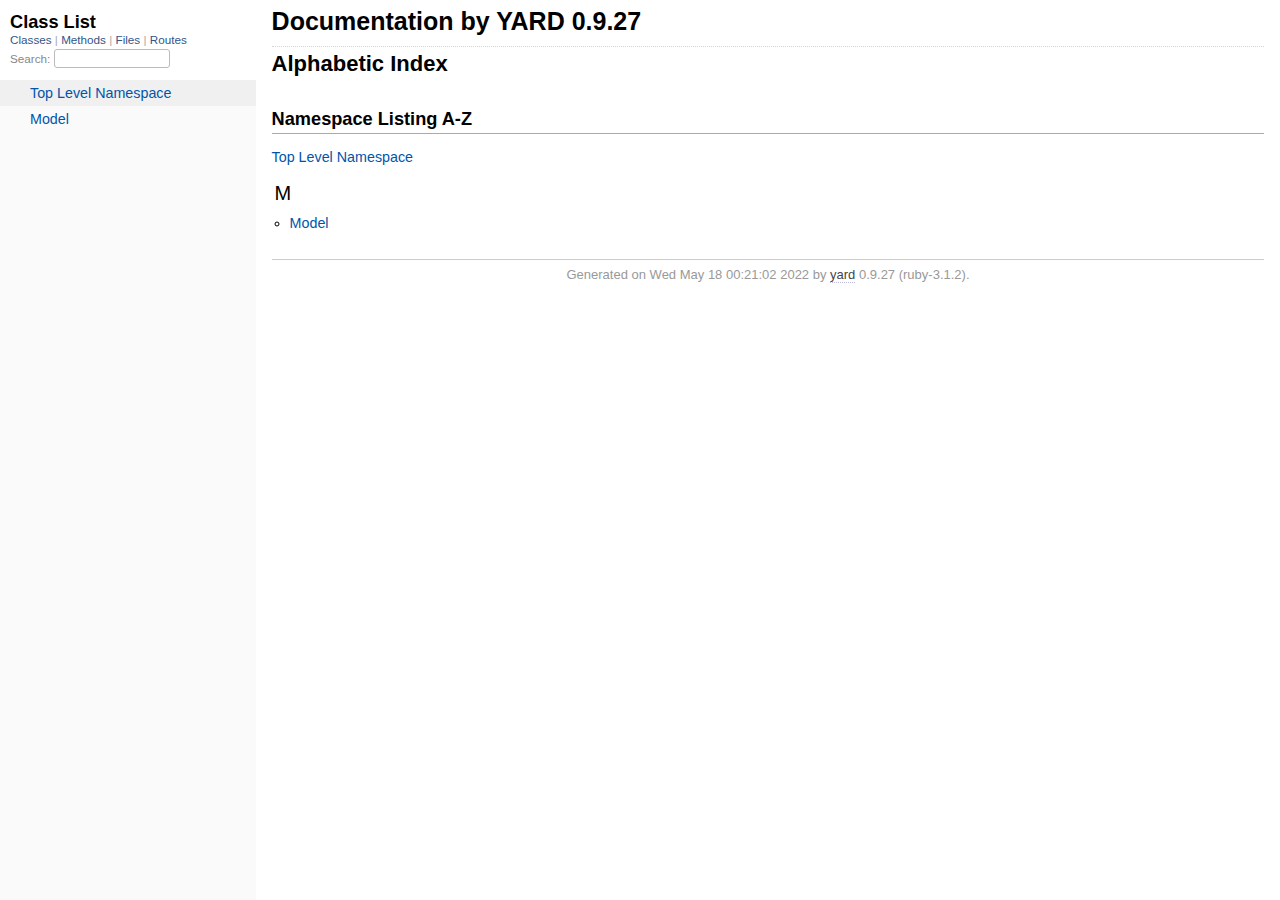
<file: doc/index.html>
<!DOCTYPE html>
<html>
  <head>
    <meta charset="utf-8">
<meta name="viewport" content="width=device-width, initial-scale=1.0">
<title>
  Documentation by YARD 0.9.27
  
</title>

  <link rel="stylesheet" href="css/style.css" type="text/css" />

  <link rel="stylesheet" href="css/common.css" type="text/css" />

<script type="text/javascript">
  pathId = null;
  relpath = '';
</script>


  <script type="text/javascript" charset="utf-8" src="js/jquery.js"></script>

  <script type="text/javascript" charset="utf-8" src="js/app.js"></script>

  <script type="text/javascript" charset="utf-8" src="js/custom.js"></script>


  </head>
  <body>
    <div class="nav_wrap">
      <iframe id="nav" src="class_list.html?1"></iframe>
      <div id="resizer"></div>
    </div>

    <div id="main" tabindex="-1">
      <div id="header">
        <div id="menu">
  
</div>

        <div id="search">
  
    <a class="full_list_link" id="class_list_link"
        href="class_list.html">

        <svg width="24" height="24">
          <rect x="0" y="4" width="24" height="4" rx="1" ry="1"></rect>
          <rect x="0" y="12" width="24" height="4" rx="1" ry="1"></rect>
          <rect x="0" y="20" width="24" height="4" rx="1" ry="1"></rect>
        </svg>
    </a>
  
</div>
        <div class="clear"></div>
      </div>

      <div id="content"><h1 class="noborder title">Documentation by YARD 0.9.27</h1>
<div id="listing">
  <h1 class="alphaindex">Alphabetic Index</h1>
  
<div class="clear"></div>
<h2>Namespace Listing A-Z</h2>


  <ul class="toplevel"><li><span class='object_link'><a href="top-level-namespace.html" title="Top Level Namespace (root)">Top Level Namespace</a></span></li></ul>



<table>
  <tr>
    <td valign='top' width="33%">
      
        
        <ul id="alpha_M" class="alpha">
          <li class="letter">M</li>
          <ul>
            
              <li>
                <span class='object_link'><a href="Model.html" title="Model (module)">Model</a></span>
                
              </li>
            
          </ul>
        </ul>
      
    </td>
  </tr>
</table>

</div>

</div>

      <div id="footer">
  Generated on Wed May 18 00:21:02 2022 by
  <a href="http://yardoc.org" title="Yay! A Ruby Documentation Tool" target="_parent">yard</a>
  0.9.27 (ruby-3.1.2).
</div>

    </div>
  </body>
</html>
</file>
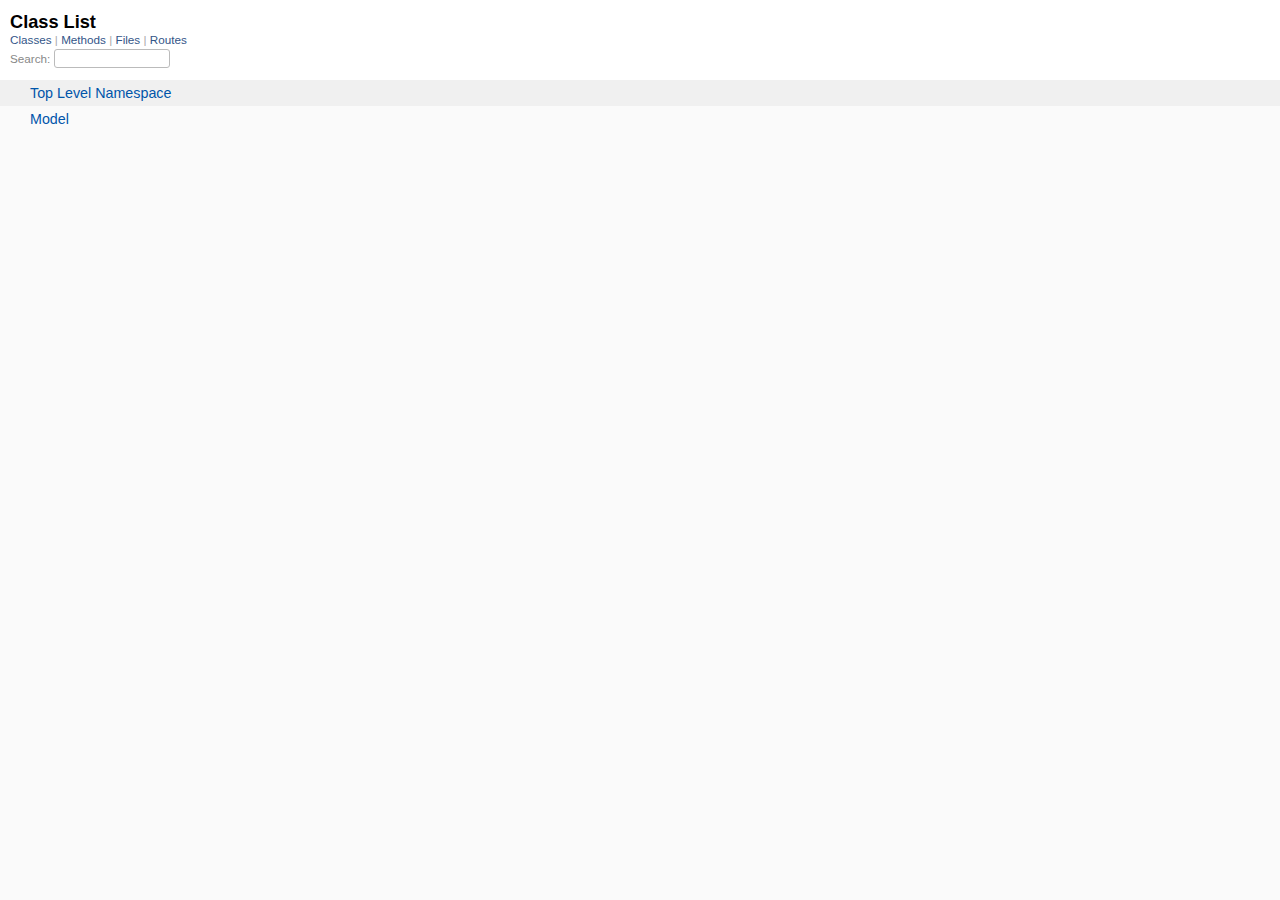
<file: doc/class_list.html>
<!DOCTYPE html>
<html>
  <head>
    <meta name="viewport" content="width=device-width, initial-scale=1.0">
    <meta charset="utf-8" />
    
      <link rel="stylesheet" href="css/full_list.css" type="text/css" media="screen" />
    
      <link rel="stylesheet" href="css/common.css" type="text/css" media="screen" />
    

    
      <script type="text/javascript" charset="utf-8" src="js/jquery.js"></script>
    
      <script type="text/javascript" charset="utf-8" src="js/full_list.js"></script>
    

    <title>Class List</title>
    <base id="base_target" target="_parent" />
  </head>
  <body>
    <div id="content">
      <div class="fixed_header">
        <h1 id="full_list_header">Class List</h1>
        <div id="full_list_nav">
          
            <span><a target="_self" href="class_list.html">
              Classes
            </a></span>
          
            <span><a target="_self" href="method_list.html">
              Methods
            </a></span>
          
            <span><a target="_self" href="file_list.html">
              Files
            </a></span>
          
            <span><a target="_self" href="route_list.html">
              Routes
            </a></span>
          
        </div>

        <div id="search">Search: <input type="text" /></div>
      </div>

      <ul id="full_list" class="class">
        <li id="object_" class="odd"><div class="item" style="padding-left:30px"><span class='object_link'><a href="top-level-namespace.html" title="Top Level Namespace (root)">Top Level Namespace</a></span></div></li>
<li id='object_Model' class='even'><div class='item' style='padding-left:30px'><span class='object_link'><a href="Model.html" title="Model (module)">Model</a></span><small class='search_info'>Top Level Namespace</small></div></li>

      </ul>
    </div>
  </body>
</html>
</file>
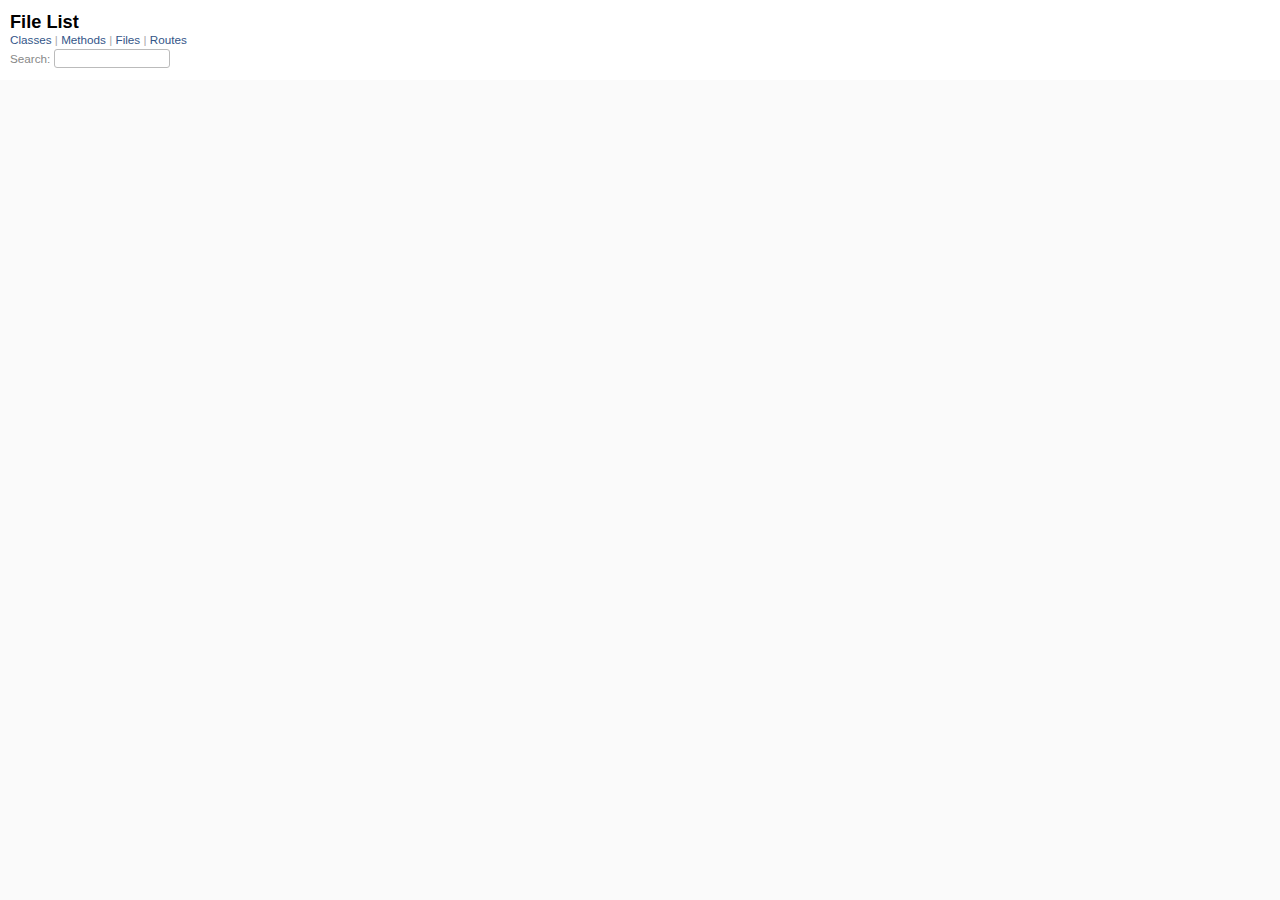
<file: doc/file_list.html>
<!DOCTYPE html>
<html>
  <head>
    <meta name="viewport" content="width=device-width, initial-scale=1.0">
    <meta charset="utf-8" />
    
      <link rel="stylesheet" href="css/full_list.css" type="text/css" media="screen" />
    
      <link rel="stylesheet" href="css/common.css" type="text/css" media="screen" />
    

    
      <script type="text/javascript" charset="utf-8" src="js/jquery.js"></script>
    
      <script type="text/javascript" charset="utf-8" src="js/full_list.js"></script>
    

    <title>File List</title>
    <base id="base_target" target="_parent" />
  </head>
  <body>
    <div id="content">
      <div class="fixed_header">
        <h1 id="full_list_header">File List</h1>
        <div id="full_list_nav">
          
            <span><a target="_self" href="class_list.html">
              Classes
            </a></span>
          
            <span><a target="_self" href="method_list.html">
              Methods
            </a></span>
          
            <span><a target="_self" href="file_list.html">
              Files
            </a></span>
          
            <span><a target="_self" href="route_list.html">
              Routes
            </a></span>
          
        </div>

        <div id="search">Search: <input type="text" /></div>
      </div>

      <ul id="full_list" class="file">
        


      </ul>
    </div>
  </body>
</html>
</file>
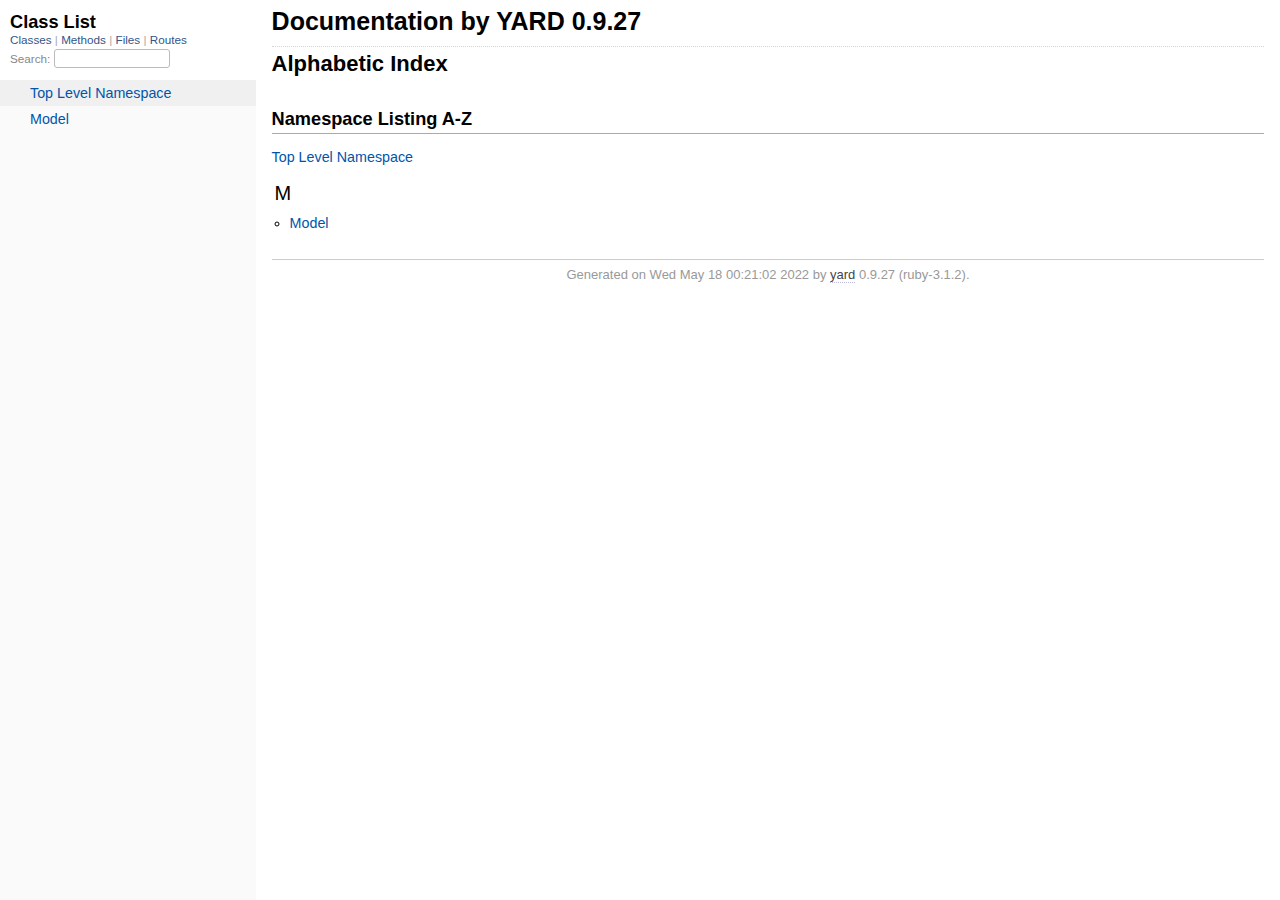
<file: doc/frames.html>
<!DOCTYPE html>
<html>
<head>
  <meta charset="utf-8">
	<title>Documentation by YARD 0.9.27</title>
</head>
<script type="text/javascript">
  var match = unescape(window.location.hash).match(/^#!(.+)/);
  var name = match ? match[1] : 'index.html';
  name = name.replace(/^(\w+):\/\//, '').replace(/^\/\//, '');
  window.top.location = name;
</script>
<noscript>
  <h1>Oops!</h1>
  <h2>YARD requires JavaScript!</h2>
</noscript>
</html>
</file>
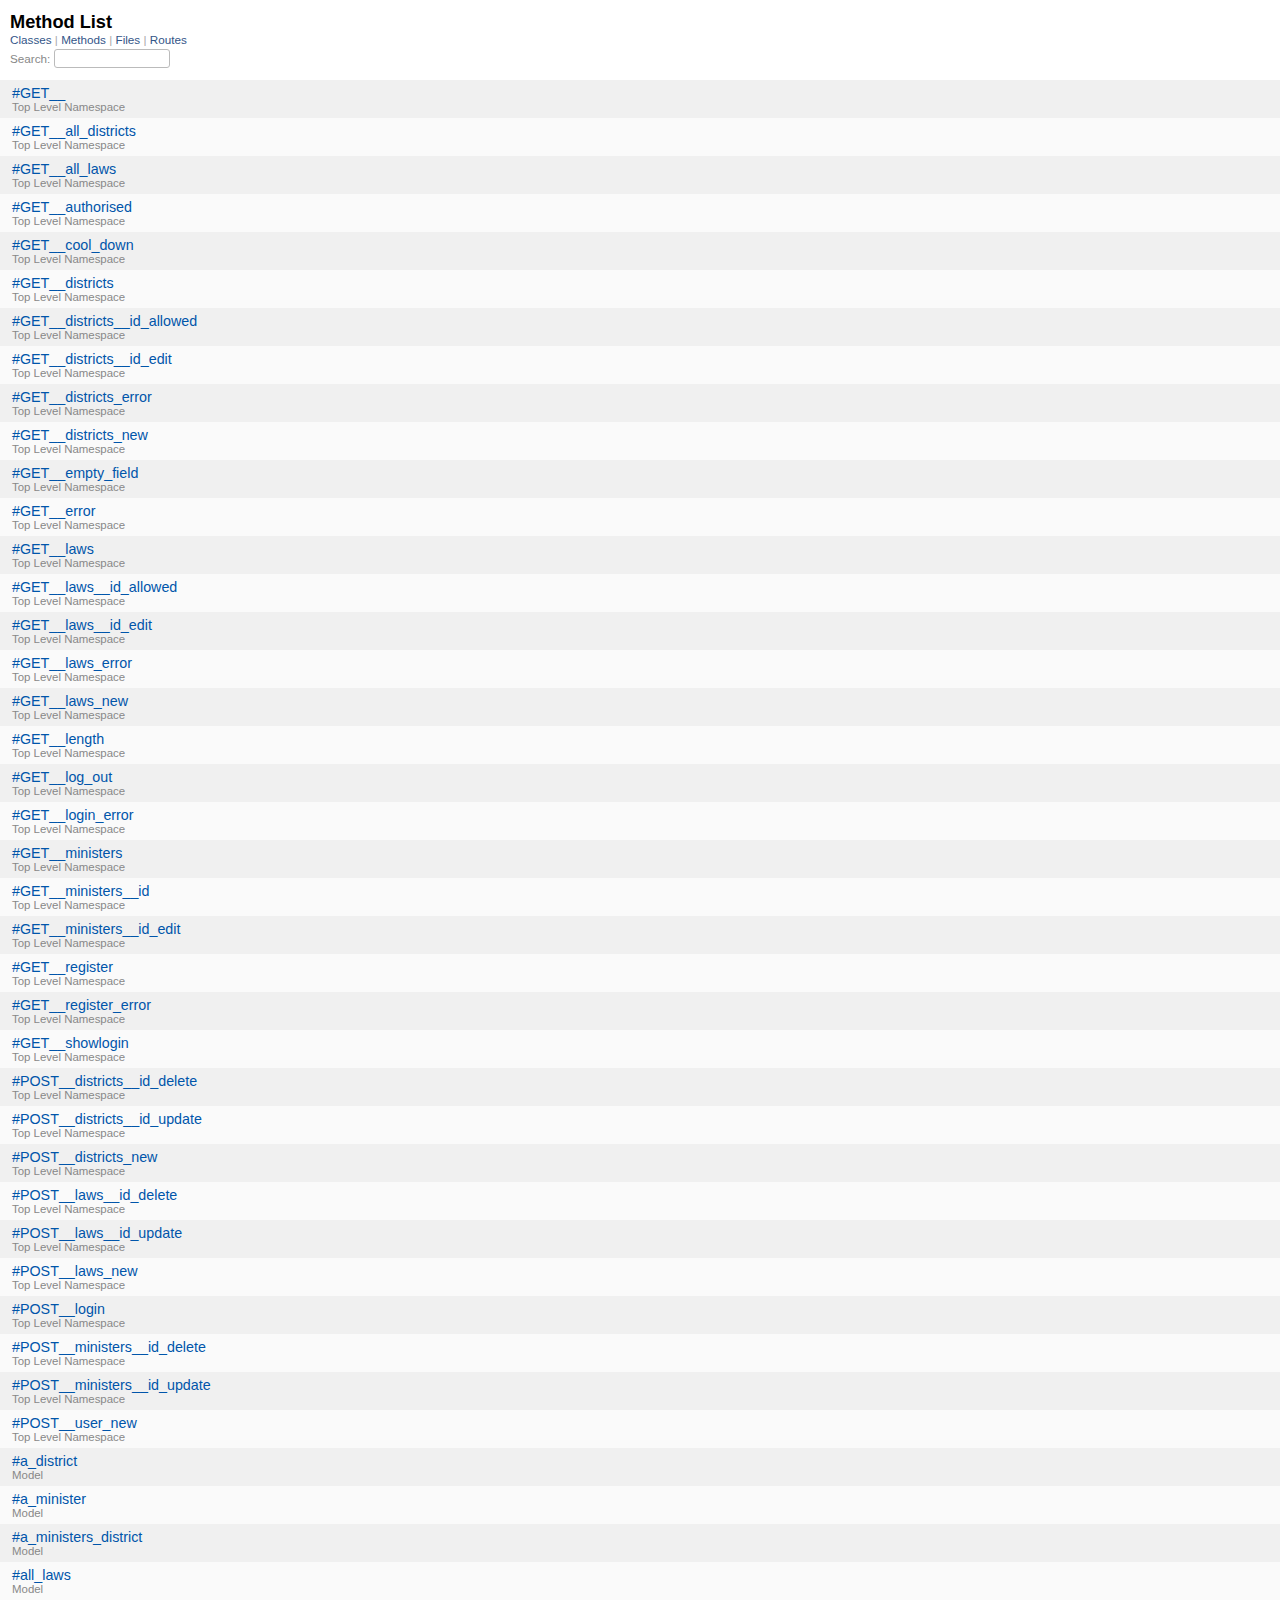
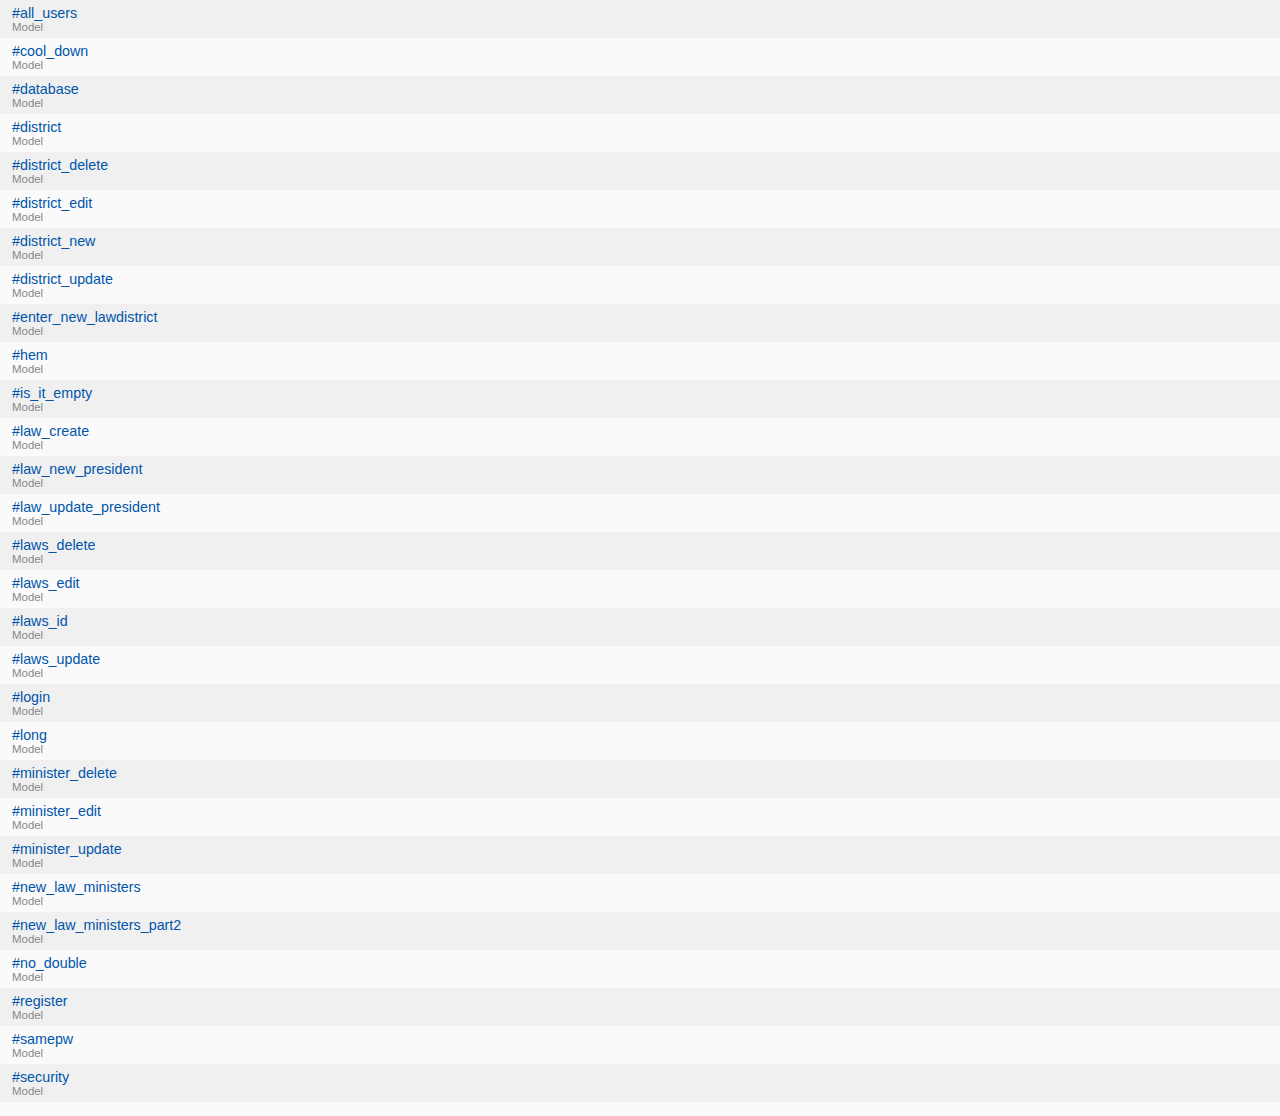
<file: doc/method_list.html>
<!DOCTYPE html>
<html>
  <head>
    <meta name="viewport" content="width=device-width, initial-scale=1.0">
    <meta charset="utf-8" />
    
      <link rel="stylesheet" href="css/full_list.css" type="text/css" media="screen" />
    
      <link rel="stylesheet" href="css/common.css" type="text/css" media="screen" />
    

    
      <script type="text/javascript" charset="utf-8" src="js/jquery.js"></script>
    
      <script type="text/javascript" charset="utf-8" src="js/full_list.js"></script>
    

    <title>Method List</title>
    <base id="base_target" target="_parent" />
  </head>
  <body>
    <div id="content">
      <div class="fixed_header">
        <h1 id="full_list_header">Method List</h1>
        <div id="full_list_nav">
          
            <span><a target="_self" href="class_list.html">
              Classes
            </a></span>
          
            <span><a target="_self" href="method_list.html">
              Methods
            </a></span>
          
            <span><a target="_self" href="file_list.html">
              Files
            </a></span>
          
            <span><a target="_self" href="route_list.html">
              Routes
            </a></span>
          
        </div>

        <div id="search">Search: <input type="text" /></div>
      </div>

      <ul id="full_list" class="method">
        

  <li class="odd ">
    <div class="item">
      <span class='object_link'><a href="top-level-namespace.html#GET__-instance_method" title="#GET__ (method)">#GET__</a></span>
      <small>Top Level Namespace</small>
    </div>
  </li>
  

  <li class="even ">
    <div class="item">
      <span class='object_link'><a href="top-level-namespace.html#GET__all_districts-instance_method" title="#GET__all_districts (method)">#GET__all_districts</a></span>
      <small>Top Level Namespace</small>
    </div>
  </li>
  

  <li class="odd ">
    <div class="item">
      <span class='object_link'><a href="top-level-namespace.html#GET__all_laws-instance_method" title="#GET__all_laws (method)">#GET__all_laws</a></span>
      <small>Top Level Namespace</small>
    </div>
  </li>
  

  <li class="even ">
    <div class="item">
      <span class='object_link'><a href="top-level-namespace.html#GET__authorised-instance_method" title="#GET__authorised (method)">#GET__authorised</a></span>
      <small>Top Level Namespace</small>
    </div>
  </li>
  

  <li class="odd ">
    <div class="item">
      <span class='object_link'><a href="top-level-namespace.html#GET__cool_down-instance_method" title="#GET__cool_down (method)">#GET__cool_down</a></span>
      <small>Top Level Namespace</small>
    </div>
  </li>
  

  <li class="even ">
    <div class="item">
      <span class='object_link'><a href="top-level-namespace.html#GET__districts-instance_method" title="#GET__districts (method)">#GET__districts</a></span>
      <small>Top Level Namespace</small>
    </div>
  </li>
  

  <li class="odd ">
    <div class="item">
      <span class='object_link'><a href="top-level-namespace.html#GET__districts__id_allowed-instance_method" title="#GET__districts__id_allowed (method)">#GET__districts__id_allowed</a></span>
      <small>Top Level Namespace</small>
    </div>
  </li>
  

  <li class="even ">
    <div class="item">
      <span class='object_link'><a href="top-level-namespace.html#GET__districts__id_edit-instance_method" title="#GET__districts__id_edit (method)">#GET__districts__id_edit</a></span>
      <small>Top Level Namespace</small>
    </div>
  </li>
  

  <li class="odd ">
    <div class="item">
      <span class='object_link'><a href="top-level-namespace.html#GET__districts_error-instance_method" title="#GET__districts_error (method)">#GET__districts_error</a></span>
      <small>Top Level Namespace</small>
    </div>
  </li>
  

  <li class="even ">
    <div class="item">
      <span class='object_link'><a href="top-level-namespace.html#GET__districts_new-instance_method" title="#GET__districts_new (method)">#GET__districts_new</a></span>
      <small>Top Level Namespace</small>
    </div>
  </li>
  

  <li class="odd ">
    <div class="item">
      <span class='object_link'><a href="top-level-namespace.html#GET__empty_field-instance_method" title="#GET__empty_field (method)">#GET__empty_field</a></span>
      <small>Top Level Namespace</small>
    </div>
  </li>
  

  <li class="even ">
    <div class="item">
      <span class='object_link'><a href="top-level-namespace.html#GET__error-instance_method" title="#GET__error (method)">#GET__error</a></span>
      <small>Top Level Namespace</small>
    </div>
  </li>
  

  <li class="odd ">
    <div class="item">
      <span class='object_link'><a href="top-level-namespace.html#GET__laws-instance_method" title="#GET__laws (method)">#GET__laws</a></span>
      <small>Top Level Namespace</small>
    </div>
  </li>
  

  <li class="even ">
    <div class="item">
      <span class='object_link'><a href="top-level-namespace.html#GET__laws__id_allowed-instance_method" title="#GET__laws__id_allowed (method)">#GET__laws__id_allowed</a></span>
      <small>Top Level Namespace</small>
    </div>
  </li>
  

  <li class="odd ">
    <div class="item">
      <span class='object_link'><a href="top-level-namespace.html#GET__laws__id_edit-instance_method" title="#GET__laws__id_edit (method)">#GET__laws__id_edit</a></span>
      <small>Top Level Namespace</small>
    </div>
  </li>
  

  <li class="even ">
    <div class="item">
      <span class='object_link'><a href="top-level-namespace.html#GET__laws_error-instance_method" title="#GET__laws_error (method)">#GET__laws_error</a></span>
      <small>Top Level Namespace</small>
    </div>
  </li>
  

  <li class="odd ">
    <div class="item">
      <span class='object_link'><a href="top-level-namespace.html#GET__laws_new-instance_method" title="#GET__laws_new (method)">#GET__laws_new</a></span>
      <small>Top Level Namespace</small>
    </div>
  </li>
  

  <li class="even ">
    <div class="item">
      <span class='object_link'><a href="top-level-namespace.html#GET__length-instance_method" title="#GET__length (method)">#GET__length</a></span>
      <small>Top Level Namespace</small>
    </div>
  </li>
  

  <li class="odd ">
    <div class="item">
      <span class='object_link'><a href="top-level-namespace.html#GET__log_out-instance_method" title="#GET__log_out (method)">#GET__log_out</a></span>
      <small>Top Level Namespace</small>
    </div>
  </li>
  

  <li class="even ">
    <div class="item">
      <span class='object_link'><a href="top-level-namespace.html#GET__login_error-instance_method" title="#GET__login_error (method)">#GET__login_error</a></span>
      <small>Top Level Namespace</small>
    </div>
  </li>
  

  <li class="odd ">
    <div class="item">
      <span class='object_link'><a href="top-level-namespace.html#GET__ministers-instance_method" title="#GET__ministers (method)">#GET__ministers</a></span>
      <small>Top Level Namespace</small>
    </div>
  </li>
  

  <li class="even ">
    <div class="item">
      <span class='object_link'><a href="top-level-namespace.html#GET__ministers__id-instance_method" title="#GET__ministers__id (method)">#GET__ministers__id</a></span>
      <small>Top Level Namespace</small>
    </div>
  </li>
  

  <li class="odd ">
    <div class="item">
      <span class='object_link'><a href="top-level-namespace.html#GET__ministers__id_edit-instance_method" title="#GET__ministers__id_edit (method)">#GET__ministers__id_edit</a></span>
      <small>Top Level Namespace</small>
    </div>
  </li>
  

  <li class="even ">
    <div class="item">
      <span class='object_link'><a href="top-level-namespace.html#GET__register-instance_method" title="#GET__register (method)">#GET__register</a></span>
      <small>Top Level Namespace</small>
    </div>
  </li>
  

  <li class="odd ">
    <div class="item">
      <span class='object_link'><a href="top-level-namespace.html#GET__register_error-instance_method" title="#GET__register_error (method)">#GET__register_error</a></span>
      <small>Top Level Namespace</small>
    </div>
  </li>
  

  <li class="even ">
    <div class="item">
      <span class='object_link'><a href="top-level-namespace.html#GET__showlogin-instance_method" title="#GET__showlogin (method)">#GET__showlogin</a></span>
      <small>Top Level Namespace</small>
    </div>
  </li>
  

  <li class="odd ">
    <div class="item">
      <span class='object_link'><a href="top-level-namespace.html#POST__districts__id_delete-instance_method" title="#POST__districts__id_delete (method)">#POST__districts__id_delete</a></span>
      <small>Top Level Namespace</small>
    </div>
  </li>
  

  <li class="even ">
    <div class="item">
      <span class='object_link'><a href="top-level-namespace.html#POST__districts__id_update-instance_method" title="#POST__districts__id_update (method)">#POST__districts__id_update</a></span>
      <small>Top Level Namespace</small>
    </div>
  </li>
  

  <li class="odd ">
    <div class="item">
      <span class='object_link'><a href="top-level-namespace.html#POST__districts_new-instance_method" title="#POST__districts_new (method)">#POST__districts_new</a></span>
      <small>Top Level Namespace</small>
    </div>
  </li>
  

  <li class="even ">
    <div class="item">
      <span class='object_link'><a href="top-level-namespace.html#POST__laws__id_delete-instance_method" title="#POST__laws__id_delete (method)">#POST__laws__id_delete</a></span>
      <small>Top Level Namespace</small>
    </div>
  </li>
  

  <li class="odd ">
    <div class="item">
      <span class='object_link'><a href="top-level-namespace.html#POST__laws__id_update-instance_method" title="#POST__laws__id_update (method)">#POST__laws__id_update</a></span>
      <small>Top Level Namespace</small>
    </div>
  </li>
  

  <li class="even ">
    <div class="item">
      <span class='object_link'><a href="top-level-namespace.html#POST__laws_new-instance_method" title="#POST__laws_new (method)">#POST__laws_new</a></span>
      <small>Top Level Namespace</small>
    </div>
  </li>
  

  <li class="odd ">
    <div class="item">
      <span class='object_link'><a href="top-level-namespace.html#POST__login-instance_method" title="#POST__login (method)">#POST__login</a></span>
      <small>Top Level Namespace</small>
    </div>
  </li>
  

  <li class="even ">
    <div class="item">
      <span class='object_link'><a href="top-level-namespace.html#POST__ministers__id_delete-instance_method" title="#POST__ministers__id_delete (method)">#POST__ministers__id_delete</a></span>
      <small>Top Level Namespace</small>
    </div>
  </li>
  

  <li class="odd ">
    <div class="item">
      <span class='object_link'><a href="top-level-namespace.html#POST__ministers__id_update-instance_method" title="#POST__ministers__id_update (method)">#POST__ministers__id_update</a></span>
      <small>Top Level Namespace</small>
    </div>
  </li>
  

  <li class="even ">
    <div class="item">
      <span class='object_link'><a href="top-level-namespace.html#POST__user_new-instance_method" title="#POST__user_new (method)">#POST__user_new</a></span>
      <small>Top Level Namespace</small>
    </div>
  </li>
  

  <li class="odd ">
    <div class="item">
      <span class='object_link'><a href="Model.html#a_district-instance_method" title="Model#a_district (method)">#a_district</a></span>
      <small>Model</small>
    </div>
  </li>
  

  <li class="even ">
    <div class="item">
      <span class='object_link'><a href="Model.html#a_minister-instance_method" title="Model#a_minister (method)">#a_minister</a></span>
      <small>Model</small>
    </div>
  </li>
  

  <li class="odd ">
    <div class="item">
      <span class='object_link'><a href="Model.html#a_ministers_district-instance_method" title="Model#a_ministers_district (method)">#a_ministers_district</a></span>
      <small>Model</small>
    </div>
  </li>
  

  <li class="even ">
    <div class="item">
      <span class='object_link'><a href="Model.html#all_laws-instance_method" title="Model#all_laws (method)">#all_laws</a></span>
      <small>Model</small>
    </div>
  </li>
  

  <li class="odd ">
    <div class="item">
      <span class='object_link'><a href="Model.html#all_users-instance_method" title="Model#all_users (method)">#all_users</a></span>
      <small>Model</small>
    </div>
  </li>
  

  <li class="even ">
    <div class="item">
      <span class='object_link'><a href="Model.html#cool_down-instance_method" title="Model#cool_down (method)">#cool_down</a></span>
      <small>Model</small>
    </div>
  </li>
  

  <li class="odd ">
    <div class="item">
      <span class='object_link'><a href="Model.html#database-instance_method" title="Model#database (method)">#database</a></span>
      <small>Model</small>
    </div>
  </li>
  

  <li class="even ">
    <div class="item">
      <span class='object_link'><a href="Model.html#district-instance_method" title="Model#district (method)">#district</a></span>
      <small>Model</small>
    </div>
  </li>
  

  <li class="odd ">
    <div class="item">
      <span class='object_link'><a href="Model.html#district_delete-instance_method" title="Model#district_delete (method)">#district_delete</a></span>
      <small>Model</small>
    </div>
  </li>
  

  <li class="even ">
    <div class="item">
      <span class='object_link'><a href="Model.html#district_edit-instance_method" title="Model#district_edit (method)">#district_edit</a></span>
      <small>Model</small>
    </div>
  </li>
  

  <li class="odd ">
    <div class="item">
      <span class='object_link'><a href="Model.html#district_new-instance_method" title="Model#district_new (method)">#district_new</a></span>
      <small>Model</small>
    </div>
  </li>
  

  <li class="even ">
    <div class="item">
      <span class='object_link'><a href="Model.html#district_update-instance_method" title="Model#district_update (method)">#district_update</a></span>
      <small>Model</small>
    </div>
  </li>
  

  <li class="odd ">
    <div class="item">
      <span class='object_link'><a href="Model.html#enter_new_lawdistrict-instance_method" title="Model#enter_new_lawdistrict (method)">#enter_new_lawdistrict</a></span>
      <small>Model</small>
    </div>
  </li>
  

  <li class="even ">
    <div class="item">
      <span class='object_link'><a href="Model.html#hem-instance_method" title="Model#hem (method)">#hem</a></span>
      <small>Model</small>
    </div>
  </li>
  

  <li class="odd ">
    <div class="item">
      <span class='object_link'><a href="Model.html#is_it_empty-instance_method" title="Model#is_it_empty (method)">#is_it_empty</a></span>
      <small>Model</small>
    </div>
  </li>
  

  <li class="even ">
    <div class="item">
      <span class='object_link'><a href="Model.html#law_create-instance_method" title="Model#law_create (method)">#law_create</a></span>
      <small>Model</small>
    </div>
  </li>
  

  <li class="odd ">
    <div class="item">
      <span class='object_link'><a href="Model.html#law_new_president-instance_method" title="Model#law_new_president (method)">#law_new_president</a></span>
      <small>Model</small>
    </div>
  </li>
  

  <li class="even ">
    <div class="item">
      <span class='object_link'><a href="Model.html#law_update_president-instance_method" title="Model#law_update_president (method)">#law_update_president</a></span>
      <small>Model</small>
    </div>
  </li>
  

  <li class="odd ">
    <div class="item">
      <span class='object_link'><a href="Model.html#laws_delete-instance_method" title="Model#laws_delete (method)">#laws_delete</a></span>
      <small>Model</small>
    </div>
  </li>
  

  <li class="even ">
    <div class="item">
      <span class='object_link'><a href="Model.html#laws_edit-instance_method" title="Model#laws_edit (method)">#laws_edit</a></span>
      <small>Model</small>
    </div>
  </li>
  

  <li class="odd ">
    <div class="item">
      <span class='object_link'><a href="Model.html#laws_id-instance_method" title="Model#laws_id (method)">#laws_id</a></span>
      <small>Model</small>
    </div>
  </li>
  

  <li class="even ">
    <div class="item">
      <span class='object_link'><a href="Model.html#laws_update-instance_method" title="Model#laws_update (method)">#laws_update</a></span>
      <small>Model</small>
    </div>
  </li>
  

  <li class="odd ">
    <div class="item">
      <span class='object_link'><a href="Model.html#login-instance_method" title="Model#login (method)">#login</a></span>
      <small>Model</small>
    </div>
  </li>
  

  <li class="even ">
    <div class="item">
      <span class='object_link'><a href="Model.html#long-instance_method" title="Model#long (method)">#long</a></span>
      <small>Model</small>
    </div>
  </li>
  

  <li class="odd ">
    <div class="item">
      <span class='object_link'><a href="Model.html#minister_delete-instance_method" title="Model#minister_delete (method)">#minister_delete</a></span>
      <small>Model</small>
    </div>
  </li>
  

  <li class="even ">
    <div class="item">
      <span class='object_link'><a href="Model.html#minister_edit-instance_method" title="Model#minister_edit (method)">#minister_edit</a></span>
      <small>Model</small>
    </div>
  </li>
  

  <li class="odd ">
    <div class="item">
      <span class='object_link'><a href="Model.html#minister_update-instance_method" title="Model#minister_update (method)">#minister_update</a></span>
      <small>Model</small>
    </div>
  </li>
  

  <li class="even ">
    <div class="item">
      <span class='object_link'><a href="Model.html#new_law_ministers-instance_method" title="Model#new_law_ministers (method)">#new_law_ministers</a></span>
      <small>Model</small>
    </div>
  </li>
  

  <li class="odd ">
    <div class="item">
      <span class='object_link'><a href="Model.html#new_law_ministers_part2-instance_method" title="Model#new_law_ministers_part2 (method)">#new_law_ministers_part2</a></span>
      <small>Model</small>
    </div>
  </li>
  

  <li class="even ">
    <div class="item">
      <span class='object_link'><a href="Model.html#no_double-instance_method" title="Model#no_double (method)">#no_double</a></span>
      <small>Model</small>
    </div>
  </li>
  

  <li class="odd ">
    <div class="item">
      <span class='object_link'><a href="Model.html#register-instance_method" title="Model#register (method)">#register</a></span>
      <small>Model</small>
    </div>
  </li>
  

  <li class="even ">
    <div class="item">
      <span class='object_link'><a href="Model.html#samepw-instance_method" title="Model#samepw (method)">#samepw</a></span>
      <small>Model</small>
    </div>
  </li>
  

  <li class="odd ">
    <div class="item">
      <span class='object_link'><a href="Model.html#security-instance_method" title="Model#security (method)">#security</a></span>
      <small>Model</small>
    </div>
  </li>
  


      </ul>
    </div>
  </body>
</html>
</file>
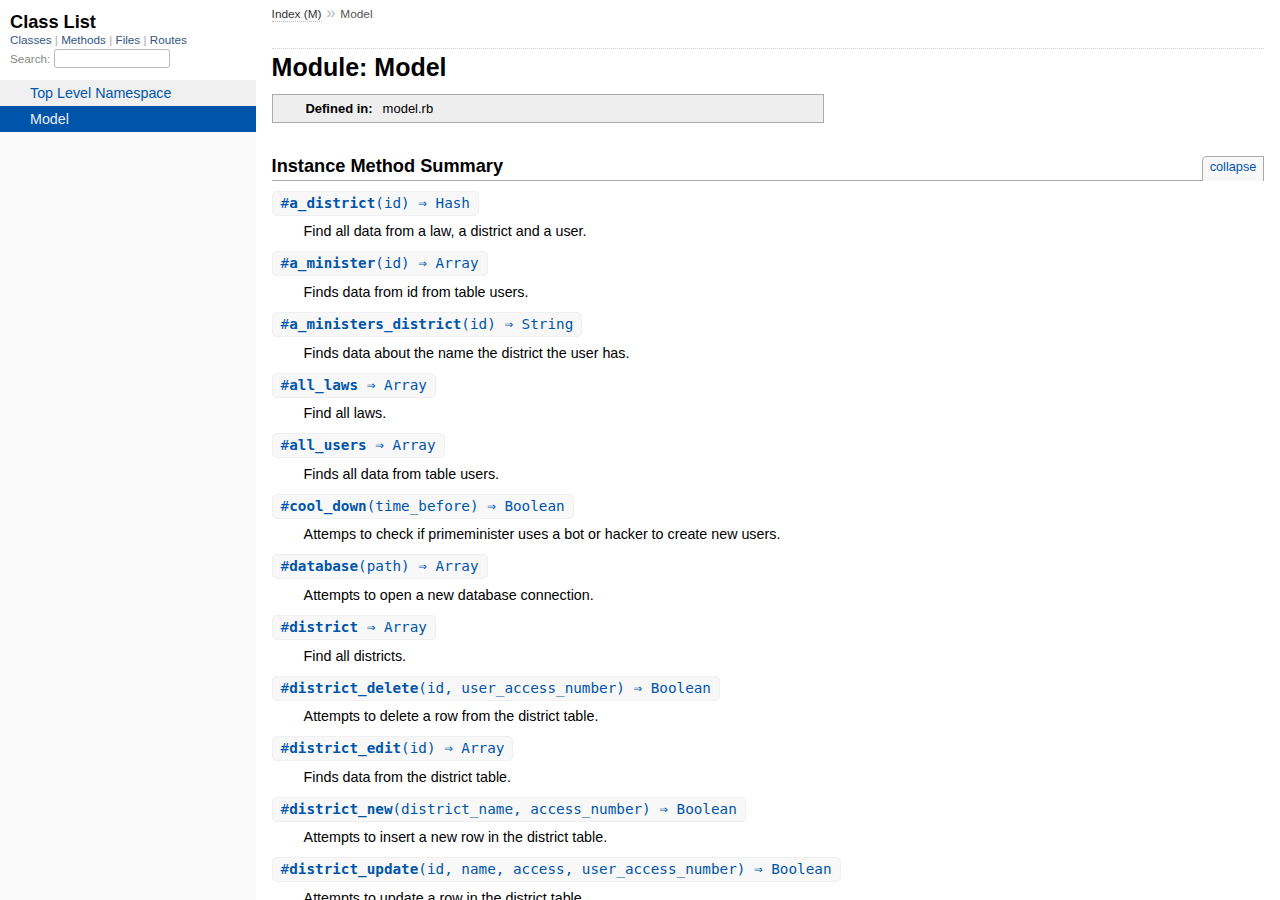
<file: doc/Model.html>
<!DOCTYPE html>
<html>
  <head>
    <meta charset="utf-8">
<meta name="viewport" content="width=device-width, initial-scale=1.0">
<title>
  Module: Model
  
    &mdash; Documentation by YARD 0.9.27
  
</title>

  <link rel="stylesheet" href="css/style.css" type="text/css" />

  <link rel="stylesheet" href="css/common.css" type="text/css" />

<script type="text/javascript">
  pathId = "Model";
  relpath = '';
</script>


  <script type="text/javascript" charset="utf-8" src="js/jquery.js"></script>

  <script type="text/javascript" charset="utf-8" src="js/app.js"></script>

  <script type="text/javascript" charset="utf-8" src="js/custom.js"></script>


  </head>
  <body>
    <div class="nav_wrap">
      <iframe id="nav" src="class_list.html?1"></iframe>
      <div id="resizer"></div>
    </div>

    <div id="main" tabindex="-1">
      <div id="header">
        <div id="menu">
  
    <a href="_index.html">Index (M)</a> &raquo;
    
    
    <span class="title">Model</span>
  
</div>

        <div id="search">
  
    <a class="full_list_link" id="class_list_link"
        href="class_list.html">

        <svg width="24" height="24">
          <rect x="0" y="4" width="24" height="4" rx="1" ry="1"></rect>
          <rect x="0" y="12" width="24" height="4" rx="1" ry="1"></rect>
          <rect x="0" y="20" width="24" height="4" rx="1" ry="1"></rect>
        </svg>
    </a>
  
</div>
        <div class="clear"></div>
      </div>

      <div id="content"><h1>Module: Model
  
  
  
</h1>
<div class="box_info">
  

  
  
  
  
  

  

  
  <dl>
    <dt>Defined in:</dt>
    <dd>model.rb</dd>
  </dl>
  
</div>








  
    <h2>
      Instance Method Summary
      <small><a href="#" class="summary_toggle">collapse</a></small>
    </h2>

    <ul class="summary">
      
        <li class="public ">
  <span class="summary_signature">
    
      <a href="#a_district-instance_method" title="#a_district (instance method)">#<strong>a_district</strong>(id)  &#x21d2; Hash </a>
    

    
  </span>
  
  
  
  
  
  
  

  
    <span class="summary_desc"><div class='inline'>
<p>Find all data from a law, a district and a user.</p>
</div></span>
  
</li>

      
        <li class="public ">
  <span class="summary_signature">
    
      <a href="#a_minister-instance_method" title="#a_minister (instance method)">#<strong>a_minister</strong>(id)  &#x21d2; Array </a>
    

    
  </span>
  
  
  
  
  
  
  

  
    <span class="summary_desc"><div class='inline'>
<p>Finds data from id from table users.</p>
</div></span>
  
</li>

      
        <li class="public ">
  <span class="summary_signature">
    
      <a href="#a_ministers_district-instance_method" title="#a_ministers_district (instance method)">#<strong>a_ministers_district</strong>(id)  &#x21d2; String </a>
    

    
  </span>
  
  
  
  
  
  
  

  
    <span class="summary_desc"><div class='inline'>
<p>Finds data about the name  the district the user has.</p>
</div></span>
  
</li>

      
        <li class="public ">
  <span class="summary_signature">
    
      <a href="#all_laws-instance_method" title="#all_laws (instance method)">#<strong>all_laws</strong>  &#x21d2; Array </a>
    

    
  </span>
  
  
  
  
  
  
  

  
    <span class="summary_desc"><div class='inline'>
<p>Find all laws.</p>
</div></span>
  
</li>

      
        <li class="public ">
  <span class="summary_signature">
    
      <a href="#all_users-instance_method" title="#all_users (instance method)">#<strong>all_users</strong>  &#x21d2; Array </a>
    

    
  </span>
  
  
  
  
  
  
  

  
    <span class="summary_desc"><div class='inline'>
<p>Finds all data from table users.</p>
</div></span>
  
</li>

      
        <li class="public ">
  <span class="summary_signature">
    
      <a href="#cool_down-instance_method" title="#cool_down (instance method)">#<strong>cool_down</strong>(time_before)  &#x21d2; Boolean </a>
    

    
  </span>
  
  
  
  
  
  
  

  
    <span class="summary_desc"><div class='inline'>
<p>Attemps to check if primeminister uses a bot or hacker to create new users.</p>
</div></span>
  
</li>

      
        <li class="public ">
  <span class="summary_signature">
    
      <a href="#database-instance_method" title="#database (instance method)">#<strong>database</strong>(path)  &#x21d2; Array </a>
    

    
  </span>
  
  
  
  
  
  
  

  
    <span class="summary_desc"><div class='inline'>
<p>Attempts to open a new database connection.</p>
</div></span>
  
</li>

      
        <li class="public ">
  <span class="summary_signature">
    
      <a href="#district-instance_method" title="#district (instance method)">#<strong>district</strong>  &#x21d2; Array </a>
    

    
  </span>
  
  
  
  
  
  
  

  
    <span class="summary_desc"><div class='inline'>
<p>Find all districts.</p>
</div></span>
  
</li>

      
        <li class="public ">
  <span class="summary_signature">
    
      <a href="#district_delete-instance_method" title="#district_delete (instance method)">#<strong>district_delete</strong>(id, user_access_number)  &#x21d2; Boolean </a>
    

    
  </span>
  
  
  
  
  
  
  

  
    <span class="summary_desc"><div class='inline'>
<p>Attempts to delete a row from the district table.</p>
</div></span>
  
</li>

      
        <li class="public ">
  <span class="summary_signature">
    
      <a href="#district_edit-instance_method" title="#district_edit (instance method)">#<strong>district_edit</strong>(id)  &#x21d2; Array </a>
    

    
  </span>
  
  
  
  
  
  
  

  
    <span class="summary_desc"><div class='inline'>
<p>Finds data from the district table.</p>
</div></span>
  
</li>

      
        <li class="public ">
  <span class="summary_signature">
    
      <a href="#district_new-instance_method" title="#district_new (instance method)">#<strong>district_new</strong>(district_name, access_number)  &#x21d2; Boolean </a>
    

    
  </span>
  
  
  
  
  
  
  

  
    <span class="summary_desc"><div class='inline'>
<p>Attempts to insert a new row in the district table.</p>
</div></span>
  
</li>

      
        <li class="public ">
  <span class="summary_signature">
    
      <a href="#district_update-instance_method" title="#district_update (instance method)">#<strong>district_update</strong>(id, name, access, user_access_number)  &#x21d2; Boolean </a>
    

    
  </span>
  
  
  
  
  
  
  

  
    <span class="summary_desc"><div class='inline'>
<p>Attempts to update a row in the district table.</p>
</div></span>
  
</li>

      
        <li class="public ">
  <span class="summary_signature">
    
      <a href="#enter_new_lawdistrict-instance_method" title="#enter_new_lawdistrict (instance method)">#<strong>enter_new_lawdistrict</strong>(law_name, district_name, access_number, time)  &#x21d2; Object </a>
    

    
  </span>
  
  
  
  
  
  
  

  
    <span class="summary_desc"><div class='inline'>
<p>Attempts to insert a new row in the district table and in the law_district_relation table.</p>
</div></span>
  
</li>

      
        <li class="public ">
  <span class="summary_signature">
    
      <a href="#hem-instance_method" title="#hem (instance method)">#<strong>hem</strong>  &#x21d2; String </a>
    

    
  </span>
  
  
  
  
  
  
  

  
    <span class="summary_desc"><div class='inline'>
<p>Finds name from table users.</p>
</div></span>
  
</li>

      
        <li class="public ">
  <span class="summary_signature">
    
      <a href="#is_it_empty-instance_method" title="#is_it_empty (instance method)">#<strong>is_it_empty</strong>(user_input)  &#x21d2; Boolean </a>
    

    
  </span>
  
  
  
  
  
  
  

  
    <span class="summary_desc"><div class='inline'>
<p>Attempts to check if the user’s input is empty.</p>
</div></span>
  
</li>

      
        <li class="public ">
  <span class="summary_signature">
    
      <a href="#law_create-instance_method" title="#law_create (instance method)">#<strong>law_create</strong>(user_access_number)  &#x21d2; Object </a>
    

    
  </span>
  
  
  
  
  
  
  

  
    <span class="summary_desc"><div class='inline'>
<p>Finds districtname from the district table and all data from the district table.</p>
</div></span>
  
</li>

      
        <li class="public ">
  <span class="summary_signature">
    
      <a href="#law_new_president-instance_method" title="#law_new_president (instance method)">#<strong>law_new_president</strong>(law_name, description, time)  &#x21d2; Object </a>
    

    
  </span>
  
  
  
  
  
  
  

  
    <span class="summary_desc"><div class='inline'>
<p>Attempts to insert a new row in the laws table.</p>
</div></span>
  
</li>

      
        <li class="public ">
  <span class="summary_signature">
    
      <a href="#law_update_president-instance_method" title="#law_update_president (instance method)">#<strong>law_update_president</strong>(district_name, district_access)  &#x21d2; Object </a>
    

    
  </span>
  
  
  
  
  
  
  

  
    <span class="summary_desc"><div class='inline'>
<p>Attempts to update a row in the district table.</p>
</div></span>
  
</li>

      
        <li class="public ">
  <span class="summary_signature">
    
      <a href="#laws_delete-instance_method" title="#laws_delete (instance method)">#<strong>laws_delete</strong>(id, user_access_number)  &#x21d2; Object </a>
    

    
  </span>
  
  
  
  
  
  
  

  
    <span class="summary_desc"><div class='inline'>
<p>Attempts to delete a row from the laws table.</p>
</div></span>
  
</li>

      
        <li class="public ">
  <span class="summary_signature">
    
      <a href="#laws_edit-instance_method" title="#laws_edit (instance method)">#<strong>laws_edit</strong>(id)  &#x21d2; Hash </a>
    

    
  </span>
  
  
  
  
  
  
  

  
    <span class="summary_desc"><div class='inline'>
<p>Finds data from the tables; district and users.</p>
</div></span>
  
</li>

      
        <li class="public ">
  <span class="summary_signature">
    
      <a href="#laws_id-instance_method" title="#laws_id (instance method)">#<strong>laws_id</strong>(id)  &#x21d2; Hash </a>
    

    
  </span>
  
  
  
  
  
  
  

  
    <span class="summary_desc"><div class='inline'>
<p>Find all data from a law, a distrikt and a user.</p>
</div></span>
  
</li>

      
        <li class="public ">
  <span class="summary_signature">
    
      <a href="#laws_update-instance_method" title="#laws_update (instance method)">#<strong>laws_update</strong>(id, name, description, user_access_number)  &#x21d2; Hash </a>
    

    
  </span>
  
  
  
  
  
  
  

  
    <span class="summary_desc"><div class='inline'>
<p>Attempts to update a row in the law table.</p>
</div></span>
  
</li>

      
        <li class="public ">
  <span class="summary_signature">
    
      <a href="#login-instance_method" title="#login (instance method)">#<strong>login</strong>(username, password)  &#x21d2; Array </a>
    

    
  </span>
  
  
  
  
  
  
  

  
    <span class="summary_desc"><div class='inline'>
<p>Attempts to find a user.</p>
</div></span>
  
</li>

      
        <li class="public ">
  <span class="summary_signature">
    
      <a href="#long-instance_method" title="#long (instance method)">#<strong>long</strong>(user_input)  &#x21d2; Boolean </a>
    

    
  </span>
  
  
  
  
  
  
  

  
    <span class="summary_desc"><div class='inline'>
<p>Attempts to check length of the user’s input.</p>
</div></span>
  
</li>

      
        <li class="public ">
  <span class="summary_signature">
    
      <a href="#minister_delete-instance_method" title="#minister_delete (instance method)">#<strong>minister_delete</strong>(id)  &#x21d2; Object </a>
    

    
  </span>
  
  
  
  
  
  
  

  
    <span class="summary_desc"><div class='inline'>
<p>Attempts to delete a row from the ministers table.</p>
</div></span>
  
</li>

      
        <li class="public ">
  <span class="summary_signature">
    
      <a href="#minister_edit-instance_method" title="#minister_edit (instance method)">#<strong>minister_edit</strong>(id)  &#x21d2; Array </a>
    

    
  </span>
  
  
  
  
  
  
  

  
    <span class="summary_desc"><div class='inline'>
<p>Finds a row from user table.</p>
</div></span>
  
</li>

      
        <li class="public ">
  <span class="summary_signature">
    
      <a href="#minister_update-instance_method" title="#minister_update (instance method)">#<strong>minister_update</strong>(name, access, id)  &#x21d2; Object </a>
    

    
  </span>
  
  
  
  
  
  
  

  
    <span class="summary_desc"><div class='inline'>
<p>Attempts to update a row from the ministers table.</p>
</div></span>
  
</li>

      
        <li class="public ">
  <span class="summary_signature">
    
      <a href="#new_law_ministers-instance_method" title="#new_law_ministers (instance method)">#<strong>new_law_ministers</strong>(law_name, description, time, user_access_number)  &#x21d2; String </a>
    

    
  </span>
  
  
  
  
  
  
  

  
    <span class="summary_desc"><div class='inline'>
<p>Attempts to insert a new row in the laws table.</p>
</div></span>
  
</li>

      
        <li class="public ">
  <span class="summary_signature">
    
      <a href="#new_law_ministers_part2-instance_method" title="#new_law_ministers_part2 (instance method)">#<strong>new_law_ministers_part2</strong>(law_name, time, district_name)  &#x21d2; Object </a>
    

    
  </span>
  
  
  
  
  
  
  

  
    <span class="summary_desc"><div class='inline'>
<p>Attemps to insert a new row in the law_district_relation table.</p>
</div></span>
  
</li>

      
        <li class="public ">
  <span class="summary_signature">
    
      <a href="#no_double-instance_method" title="#no_double (instance method)">#<strong>no_double</strong>(law_name)  &#x21d2; Boolean </a>
    

    
  </span>
  
  
  
  
  
  
  

  
    <span class="summary_desc"><div class='inline'>
<p>Attempts to find a law.</p>
</div></span>
  
</li>

      
        <li class="public ">
  <span class="summary_signature">
    
      <a href="#register-instance_method" title="#register (instance method)">#<strong>register</strong>(username, access, password, password_confirm)  &#x21d2; Object </a>
    

    
  </span>
  
  
  
  
  
  
  

  
    <span class="summary_desc"><div class='inline'>
<p>Attempts to create a new user.</p>
</div></span>
  
</li>

      
        <li class="public ">
  <span class="summary_signature">
    
      <a href="#samepw-instance_method" title="#samepw (instance method)">#<strong>samepw</strong>(pw, pwc)  &#x21d2; boolean </a>
    

    
  </span>
  
  
  
  
  
  
  

  
    <span class="summary_desc"><div class='inline'>
<p>Atempts to check if två inputs are the same.</p>
</div></span>
  
</li>

      
        <li class="public ">
  <span class="summary_signature">
    
      <a href="#security-instance_method" title="#security (instance method)">#<strong>security</strong>(unProtectedRoutes, user_access_number)  &#x21d2; Boolean </a>
    

    
  </span>
  
  
  
  
  
  
  

  
    <span class="summary_desc"><div class='inline'>
<p>Attempts to check if the user is loged in.</p>
</div></span>
  
</li>

      
    </ul>
  



  <div id="instance_method_details" class="method_details_list">
    <h2>Instance Method Details</h2>

    
      <div class="method_details first">
  <h3 class="signature first" id="a_district-instance_method">
  
    #<strong>a_district</strong>(id)  &#x21d2; <tt>Hash</tt> 
  

  

  
</h3><div class="docstring">
  <div class="discussion">
    
<p>Find all data from a law, a district and a user</p>
<ul><li>
<p>:district_info access all data from a district </p>
</li><li>
<p>:all_districts_law  all data from the laws that has same a district</p>
</li></ul>


  </div>
</div>
<div class="tags">
  
<p class="tag_title">Returns:</p>
<ul class="return">
  
    <li>
      
      
        <span class='type'>(<tt>Hash</tt>)</span>
      
      
      
    </li>
  
</ul>

  <p class="tag_title">See Also:</p>
  <ul class="see">
    
      <li><span class='object_link'><a href="#database-instance_method" title="Model#database (method)">#database</a></span></li>
    
  </ul>



</div><table class="source_code">
  <tr>
    <td>
      <pre class="lines">


523
524
525
526
527
528</pre>
    </td>
    <td>
      <pre class="code"><span class="info file"># File 'model.rb', line 523</span>

<span class='kw'>def</span> <span class='id identifier rubyid_a_district'>a_district</span><span class='lparen'>(</span><span class='id identifier rubyid_id'>id</span><span class='rparen'>)</span>
    <span class='id identifier rubyid_db'>db</span> <span class='op'>=</span> <span class='id identifier rubyid_database'><span class='object_link'><a href="#database-instance_method" title="Model#database (method)">database</a></span></span><span class='lparen'>(</span><span class='tstring'><span class='tstring_beg'>&#39;</span><span class='tstring_content'>db/laws.db</span><span class='tstring_end'>&#39;</span></span><span class='rparen'>)</span>
    <span class='id identifier rubyid_district_info'>district_info</span> <span class='op'>=</span> <span class='id identifier rubyid_db'>db</span><span class='period'>.</span><span class='id identifier rubyid_execute'>execute</span><span class='lparen'>(</span><span class='tstring'><span class='tstring_beg'>&quot;</span><span class='tstring_content'>SELECT * FROM district WHERE district_id = ?</span><span class='tstring_end'>&quot;</span></span><span class='comma'>,</span> <span class='id identifier rubyid_id'>id</span><span class='rparen'>)</span><span class='period'>.</span><span class='id identifier rubyid_first'>first</span>
    <span class='id identifier rubyid_all_districts_law'>all_districts_law</span> <span class='op'>=</span> <span class='id identifier rubyid_db'>db</span><span class='period'>.</span><span class='id identifier rubyid_execute'>execute</span><span class='lparen'>(</span><span class='tstring'><span class='tstring_beg'>&quot;</span><span class='tstring_content'>SELECT * FROM laws WHERE law_id IN (SELECT law_id FROM law_district_relation WHERE district_id = ?)</span><span class='tstring_end'>&quot;</span></span><span class='comma'>,</span> <span class='id identifier rubyid_id'>id</span><span class='rparen'>)</span>
    <span class='kw'>return</span> <span class='id identifier rubyid_district_info'>district_info</span><span class='comma'>,</span> <span class='id identifier rubyid_all_districts_law'>all_districts_law</span>
<span class='kw'>end</span></pre>
    </td>
  </tr>
</table>
</div>
    
      <div class="method_details ">
  <h3 class="signature " id="a_minister-instance_method">
  
    #<strong>a_minister</strong>(id)  &#x21d2; <tt>Array</tt> 
  

  

  
</h3><div class="docstring">
  <div class="discussion">
    
<p>Finds data from id from table users</p>


  </div>
</div>
<div class="tags">
  
<p class="tag_title">Returns:</p>
<ul class="return">
  
    <li>
      
      
        <span class='type'>(<tt>Array</tt>)</span>
      
      
      
        &mdash;
        <div class='inline'>
<p>list of all data from id from table users</p>
</div>
      
    </li>
  
</ul>

  <p class="tag_title">See Also:</p>
  <ul class="see">
    
      <li><span class='object_link'><a href="#database-instance_method" title="Model#database (method)">#database</a></span></li>
    
  </ul>



</div><table class="source_code">
  <tr>
    <td>
      <pre class="lines">


162
163
164
165
166</pre>
    </td>
    <td>
      <pre class="code"><span class="info file"># File 'model.rb', line 162</span>

<span class='kw'>def</span> <span class='id identifier rubyid_a_minister'>a_minister</span><span class='lparen'>(</span><span class='id identifier rubyid_id'>id</span><span class='rparen'>)</span>
    <span class='id identifier rubyid_db'>db</span> <span class='op'>=</span> <span class='id identifier rubyid_database'><span class='object_link'><a href="#database-instance_method" title="Model#database (method)">database</a></span></span><span class='lparen'>(</span><span class='tstring'><span class='tstring_beg'>&#39;</span><span class='tstring_content'>db/laws.db</span><span class='tstring_end'>&#39;</span></span><span class='rparen'>)</span>
    <span class='id identifier rubyid_result'>result</span> <span class='op'>=</span> <span class='id identifier rubyid_db'>db</span><span class='period'>.</span><span class='id identifier rubyid_execute'>execute</span><span class='lparen'>(</span><span class='tstring'><span class='tstring_beg'>&quot;</span><span class='tstring_content'>SELECT * FROM user WHERE id = ?</span><span class='tstring_end'>&quot;</span></span><span class='comma'>,</span> <span class='id identifier rubyid_id'>id</span><span class='rparen'>)</span><span class='period'>.</span><span class='id identifier rubyid_first'>first</span>
    <span class='kw'>return</span> <span class='id identifier rubyid_result'>result</span>
<span class='kw'>end</span></pre>
    </td>
  </tr>
</table>
</div>
    
      <div class="method_details ">
  <h3 class="signature " id="a_ministers_district-instance_method">
  
    #<strong>a_ministers_district</strong>(id)  &#x21d2; <tt>String</tt> 
  

  

  
</h3><div class="docstring">
  <div class="discussion">
    
<p>Finds data about the name  the district the user has</p>


  </div>
</div>
<div class="tags">
  
<p class="tag_title">Returns:</p>
<ul class="return">
  
    <li>
      
      
        <span class='type'>(<tt>String</tt>)</span>
      
      
      
        &mdash;
        <div class='inline'>
<p>the name of the district the user has</p>
</div>
      
    </li>
  
</ul>

  <p class="tag_title">See Also:</p>
  <ul class="see">
    
      <li><span class='object_link'><a href="#database-instance_method" title="Model#database (method)">#database</a></span></li>
    
  </ul>



</div><table class="source_code">
  <tr>
    <td>
      <pre class="lines">


174
175
176
177
178</pre>
    </td>
    <td>
      <pre class="code"><span class="info file"># File 'model.rb', line 174</span>

<span class='kw'>def</span> <span class='id identifier rubyid_a_ministers_district'>a_ministers_district</span><span class='lparen'>(</span><span class='id identifier rubyid_id'>id</span><span class='rparen'>)</span>
    <span class='id identifier rubyid_db'>db</span> <span class='op'>=</span> <span class='id identifier rubyid_database'><span class='object_link'><a href="#database-instance_method" title="Model#database (method)">database</a></span></span><span class='lparen'>(</span><span class='tstring'><span class='tstring_beg'>&#39;</span><span class='tstring_content'>db/laws.db</span><span class='tstring_end'>&#39;</span></span><span class='rparen'>)</span>
    <span class='id identifier rubyid_district'><span class='object_link'><a href="#district-instance_method" title="Model#district (method)">district</a></span></span> <span class='op'>=</span> <span class='id identifier rubyid_db'>db</span><span class='period'>.</span><span class='id identifier rubyid_execute'>execute</span><span class='lparen'>(</span><span class='tstring'><span class='tstring_beg'>&quot;</span><span class='tstring_content'>SELECT district_name FROM district WHERE access IN (SELECT access FROM user WHERE id = ?)</span><span class='tstring_end'>&quot;</span></span><span class='comma'>,</span> <span class='id identifier rubyid_id'>id</span><span class='rparen'>)</span><span class='period'>.</span><span class='id identifier rubyid_first'>first</span>
    <span class='kw'>return</span> <span class='id identifier rubyid_district'><span class='object_link'><a href="#district-instance_method" title="Model#district (method)">district</a></span></span>
<span class='kw'>end</span></pre>
    </td>
  </tr>
</table>
</div>
    
      <div class="method_details ">
  <h3 class="signature " id="all_laws-instance_method">
  
    #<strong>all_laws</strong>  &#x21d2; <tt>Array</tt> 
  

  

  
</h3><div class="docstring">
  <div class="discussion">
    
<p>Find all laws</p>


  </div>
</div>
<div class="tags">
  
<p class="tag_title">Returns:</p>
<ul class="return">
  
    <li>
      
      
        <span class='type'>(<tt>Array</tt>)</span>
      
      
      
        &mdash;
        <div class='inline'>
<p>list of all data from table laws</p>
</div>
      
    </li>
  
</ul>

  <p class="tag_title">See Also:</p>
  <ul class="see">
    
      <li><span class='object_link'><a href="#database-instance_method" title="Model#database (method)">#database</a></span></li>
    
  </ul>



</div><table class="source_code">
  <tr>
    <td>
      <pre class="lines">


218
219
220
221
222</pre>
    </td>
    <td>
      <pre class="code"><span class="info file"># File 'model.rb', line 218</span>

<span class='kw'>def</span> <span class='id identifier rubyid_all_laws'>all_laws</span><span class='lparen'>(</span><span class='rparen'>)</span>
    <span class='id identifier rubyid_db'>db</span> <span class='op'>=</span> <span class='id identifier rubyid_database'><span class='object_link'><a href="#database-instance_method" title="Model#database (method)">database</a></span></span><span class='lparen'>(</span><span class='tstring'><span class='tstring_beg'>&#39;</span><span class='tstring_content'>db/laws.db</span><span class='tstring_end'>&#39;</span></span><span class='rparen'>)</span>
    <span class='id identifier rubyid_result'>result</span> <span class='op'>=</span> <span class='id identifier rubyid_db'>db</span><span class='period'>.</span><span class='id identifier rubyid_execute'>execute</span><span class='lparen'>(</span><span class='tstring'><span class='tstring_beg'>&quot;</span><span class='tstring_content'>SELECT * FROM laws</span><span class='tstring_end'>&quot;</span></span><span class='rparen'>)</span>
    <span class='kw'>return</span> <span class='id identifier rubyid_result'>result</span>
<span class='kw'>end</span></pre>
    </td>
  </tr>
</table>
</div>
    
      <div class="method_details ">
  <h3 class="signature " id="all_users-instance_method">
  
    #<strong>all_users</strong>  &#x21d2; <tt>Array</tt> 
  

  

  
</h3><div class="docstring">
  <div class="discussion">
    
<p>Finds all data from table users</p>


  </div>
</div>
<div class="tags">
  
<p class="tag_title">Returns:</p>
<ul class="return">
  
    <li>
      
      
        <span class='type'>(<tt>Array</tt>)</span>
      
      
      
        &mdash;
        <div class='inline'>
<p>list of all info from table users</p>
</div>
      
    </li>
  
</ul>

  <p class="tag_title">See Also:</p>
  <ul class="see">
    
      <li><span class='object_link'><a href="#database-instance_method" title="Model#database (method)">#database</a></span></li>
    
  </ul>



</div><table class="source_code">
  <tr>
    <td>
      <pre class="lines">


150
151
152
153
154</pre>
    </td>
    <td>
      <pre class="code"><span class="info file"># File 'model.rb', line 150</span>

<span class='kw'>def</span> <span class='id identifier rubyid_all_users'>all_users</span><span class='lparen'>(</span><span class='rparen'>)</span>
    <span class='id identifier rubyid_db'>db</span> <span class='op'>=</span> <span class='id identifier rubyid_database'><span class='object_link'><a href="#database-instance_method" title="Model#database (method)">database</a></span></span><span class='lparen'>(</span><span class='tstring'><span class='tstring_beg'>&#39;</span><span class='tstring_content'>db/laws.db</span><span class='tstring_end'>&#39;</span></span><span class='rparen'>)</span>
    <span class='id identifier rubyid_all_users'>all_users</span> <span class='op'>=</span> <span class='id identifier rubyid_db'>db</span><span class='period'>.</span><span class='id identifier rubyid_execute'>execute</span><span class='lparen'>(</span><span class='tstring'><span class='tstring_beg'>&quot;</span><span class='tstring_content'>SELECT * FROM user</span><span class='tstring_end'>&quot;</span></span><span class='rparen'>)</span>
    <span class='kw'>return</span> <span class='id identifier rubyid_all_users'>all_users</span>
<span class='kw'>end</span></pre>
    </td>
  </tr>
</table>
</div>
    
      <div class="method_details ">
  <h3 class="signature " id="cool_down-instance_method">
  
    #<strong>cool_down</strong>(time_before)  &#x21d2; <tt>Boolean</tt> 
  

  

  
</h3><div class="docstring">
  <div class="discussion">
    
<p>Attemps to check if primeminister uses a bot or hacker to create new users</p>


  </div>
</div>
<div class="tags">
  
<p class="tag_title">Returns:</p>
<ul class="return">
  
    <li>
      
      
        <span class='type'>(<tt>Boolean</tt>)</span>
      
      
      
        &mdash;
        <div class='inline'>
<p>whether the time between to users was created is longer than 1.5</p>
</div>
      
    </li>
  
</ul>



</div><table class="source_code">
  <tr>
    <td>
      <pre class="lines">


140
141
142
143</pre>
    </td>
    <td>
      <pre class="code"><span class="info file"># File 'model.rb', line 140</span>

<span class='kw'>def</span> <span class='id identifier rubyid_cool_down'>cool_down</span><span class='lparen'>(</span><span class='id identifier rubyid_time_before'>time_before</span><span class='rparen'>)</span>
    <span class='id identifier rubyid_tidskillnad'>tidskillnad</span> <span class='op'>=</span> <span class='const'>Time</span><span class='period'>.</span><span class='id identifier rubyid_now'>now</span><span class='period'>.</span><span class='id identifier rubyid_to_i'>to_i</span> <span class='op'>-</span> <span class='id identifier rubyid_time_before'>time_before</span>
    <span class='kw'>return</span> <span class='id identifier rubyid_tidskillnad'>tidskillnad</span> <span class='op'>&lt;</span> <span class='float'>1.5</span>
<span class='kw'>end</span></pre>
    </td>
  </tr>
</table>
</div>
    
      <div class="method_details ">
  <h3 class="signature " id="database-instance_method">
  
    #<strong>database</strong>(path)  &#x21d2; <tt>Array</tt> 
  

  

  
</h3><div class="docstring">
  <div class="discussion">
    
<p>Attempts to open a new database connection</p>


  </div>
</div>
<div class="tags">
  
<p class="tag_title">Returns:</p>
<ul class="return">
  
    <li>
      
      
        <span class='type'>(<tt>Array</tt>)</span>
      
      
      
        &mdash;
        <div class='inline'>
<p>containing all the data from the database</p>
</div>
      
    </li>
  
</ul>



</div><table class="source_code">
  <tr>
    <td>
      <pre class="lines">


15
16
17
18
19</pre>
    </td>
    <td>
      <pre class="code"><span class="info file"># File 'model.rb', line 15</span>

<span class='kw'>def</span> <span class='id identifier rubyid_database'>database</span><span class='lparen'>(</span><span class='id identifier rubyid_path'>path</span><span class='rparen'>)</span>
    <span class='id identifier rubyid_db'>db</span> <span class='op'>=</span> <span class='const'>SQLite3</span><span class='op'>::</span><span class='const'>Database</span><span class='period'>.</span><span class='id identifier rubyid_new'>new</span><span class='lparen'>(</span><span class='id identifier rubyid_path'>path</span><span class='rparen'>)</span>
    <span class='id identifier rubyid_db'>db</span><span class='period'>.</span><span class='id identifier rubyid_results_as_hash'>results_as_hash</span> <span class='op'>=</span> <span class='kw'>true</span> 
    <span class='kw'>return</span> <span class='id identifier rubyid_db'>db</span>
<span class='kw'>end</span></pre>
    </td>
  </tr>
</table>
</div>
    
      <div class="method_details ">
  <h3 class="signature " id="district-instance_method">
  
    #<strong>district</strong>  &#x21d2; <tt>Array</tt> 
  

  

  
</h3><div class="docstring">
  <div class="discussion">
    
<p>Find all districts</p>


  </div>
</div>
<div class="tags">
  
<p class="tag_title">Returns:</p>
<ul class="return">
  
    <li>
      
      
        <span class='type'>(<tt>Array</tt>)</span>
      
      
      
        &mdash;
        <div class='inline'>
<p>list of all data from table district</p>
</div>
      
    </li>
  
</ul>

  <p class="tag_title">See Also:</p>
  <ul class="see">
    
      <li><span class='object_link'><a href="#database-instance_method" title="Model#database (method)">#database</a></span></li>
    
  </ul>



</div><table class="source_code">
  <tr>
    <td>
      <pre class="lines">


439
440
441
442
443</pre>
    </td>
    <td>
      <pre class="code"><span class="info file"># File 'model.rb', line 439</span>

<span class='kw'>def</span> <span class='id identifier rubyid_district'>district</span><span class='lparen'>(</span><span class='rparen'>)</span>
    <span class='id identifier rubyid_db'>db</span> <span class='op'>=</span> <span class='id identifier rubyid_database'><span class='object_link'><a href="#database-instance_method" title="Model#database (method)">database</a></span></span><span class='lparen'>(</span><span class='tstring'><span class='tstring_beg'>&#39;</span><span class='tstring_content'>db/laws.db</span><span class='tstring_end'>&#39;</span></span><span class='rparen'>)</span>
    <span class='id identifier rubyid_result'>result</span> <span class='op'>=</span> <span class='id identifier rubyid_db'>db</span><span class='period'>.</span><span class='id identifier rubyid_execute'>execute</span><span class='lparen'>(</span><span class='tstring'><span class='tstring_beg'>&quot;</span><span class='tstring_content'>SELECT * FROM district</span><span class='tstring_end'>&quot;</span></span><span class='rparen'>)</span>
    <span class='kw'>return</span> <span class='id identifier rubyid_result'>result</span>
<span class='kw'>end</span></pre>
    </td>
  </tr>
</table>
</div>
    
      <div class="method_details ">
  <h3 class="signature " id="district_delete-instance_method">
  
    #<strong>district_delete</strong>(id, user_access_number)  &#x21d2; <tt>Boolean</tt> 
  

  

  
</h3><div class="docstring">
  <div class="discussion">
    
<p>Attempts to delete a row from the district table</p>


  </div>
</div>
<div class="tags">
  
<p class="tag_title">Returns:</p>
<ul class="return">
  
    <li>
      
      
        <span class='type'>(<tt>Boolean</tt>)</span>
      
      
      
        &mdash;
        <div class='inline'>
<p>whether to update</p>
</div>
      
    </li>
  
</ul>

  <p class="tag_title">See Also:</p>
  <ul class="see">
    
      <li><span class='object_link'><a href="#database-instance_method" title="Model#database (method)">#database</a></span></li>
    
  </ul>



</div><table class="source_code">
  <tr>
    <td>
      <pre class="lines">


502
503
504
505
506
507
508
509
510
511
512
513</pre>
    </td>
    <td>
      <pre class="code"><span class="info file"># File 'model.rb', line 502</span>

<span class='kw'>def</span> <span class='id identifier rubyid_district_delete'>district_delete</span><span class='lparen'>(</span><span class='id identifier rubyid_id'>id</span><span class='comma'>,</span> <span class='id identifier rubyid_user_access_number'>user_access_number</span><span class='rparen'>)</span>
    <span class='id identifier rubyid_db'>db</span> <span class='op'>=</span> <span class='id identifier rubyid_database'><span class='object_link'><a href="#database-instance_method" title="Model#database (method)">database</a></span></span><span class='lparen'>(</span><span class='tstring'><span class='tstring_beg'>&#39;</span><span class='tstring_content'>db/laws.db</span><span class='tstring_end'>&#39;</span></span><span class='rparen'>)</span>
    <span class='id identifier rubyid_district_access'>district_access</span> <span class='op'>=</span> <span class='id identifier rubyid_db'>db</span><span class='period'>.</span><span class='id identifier rubyid_execute'>execute</span><span class='lparen'>(</span><span class='tstring'><span class='tstring_beg'>&quot;</span><span class='tstring_content'>SELECT access FROM district WHERE district_id = ?</span><span class='tstring_end'>&quot;</span></span><span class='comma'>,</span> <span class='id identifier rubyid_id'>id</span><span class='rparen'>)</span>

    <span class='kw'>if</span> <span class='id identifier rubyid_user_access_number'>user_access_number</span> <span class='op'>==</span> <span class='id identifier rubyid_district_access'>district_access</span> <span class='op'>||</span> <span class='id identifier rubyid_user_access_number'>user_access_number</span> <span class='op'>==</span> <span class='int'>1</span>
        <span class='id identifier rubyid_db'>db</span><span class='period'>.</span><span class='id identifier rubyid_execute'>execute</span><span class='lparen'>(</span><span class='tstring'><span class='tstring_beg'>&quot;</span><span class='tstring_content'>DELETE FROM district WHERE district_id = ?</span><span class='tstring_end'>&quot;</span></span><span class='comma'>,</span> <span class='id identifier rubyid_id'>id</span><span class='rparen'>)</span>
        <span class='id identifier rubyid_db'>db</span><span class='period'>.</span><span class='id identifier rubyid_execute'>execute</span><span class='lparen'>(</span><span class='tstring'><span class='tstring_beg'>&quot;</span><span class='tstring_content'>DELETE FROM law_district_relation WHERE district_id = ?</span><span class='tstring_end'>&quot;</span></span><span class='comma'>,</span> <span class='id identifier rubyid_id'>id</span><span class='rparen'>)</span>
        <span class='kw'>return</span> <span class='kw'>true</span>
    <span class='kw'>else</span> 
        <span class='kw'>return</span> <span class='kw'>false</span>
    <span class='kw'>end</span>
<span class='kw'>end</span></pre>
    </td>
  </tr>
</table>
</div>
    
      <div class="method_details ">
  <h3 class="signature " id="district_edit-instance_method">
  
    #<strong>district_edit</strong>(id)  &#x21d2; <tt>Array</tt> 
  

  

  
</h3><div class="docstring">
  <div class="discussion">
    
<p>Finds data from the district table</p>


  </div>
</div>
<div class="tags">
  
<p class="tag_title">Returns:</p>
<ul class="return">
  
    <li>
      
      
        <span class='type'>(<tt>Array</tt>)</span>
      
      
      
        &mdash;
        <div class='inline'>
<p>all data from a district</p>
</div>
      
    </li>
  
</ul>

  <p class="tag_title">See Also:</p>
  <ul class="see">
    
      <li><span class='object_link'><a href="#database-instance_method" title="Model#database (method)">#database</a></span></li>
    
  </ul>



</div><table class="source_code">
  <tr>
    <td>
      <pre class="lines">


468
469
470
471
472</pre>
    </td>
    <td>
      <pre class="code"><span class="info file"># File 'model.rb', line 468</span>

<span class='kw'>def</span> <span class='id identifier rubyid_district_edit'>district_edit</span><span class='lparen'>(</span><span class='id identifier rubyid_id'>id</span><span class='rparen'>)</span>
    <span class='id identifier rubyid_db'>db</span> <span class='op'>=</span> <span class='id identifier rubyid_database'><span class='object_link'><a href="#database-instance_method" title="Model#database (method)">database</a></span></span><span class='lparen'>(</span><span class='tstring'><span class='tstring_beg'>&#39;</span><span class='tstring_content'>db/laws.db</span><span class='tstring_end'>&#39;</span></span><span class='rparen'>)</span>
    <span class='id identifier rubyid_district_info'>district_info</span> <span class='op'>=</span> <span class='id identifier rubyid_db'>db</span><span class='period'>.</span><span class='id identifier rubyid_execute'>execute</span><span class='lparen'>(</span><span class='tstring'><span class='tstring_beg'>&quot;</span><span class='tstring_content'>SELECT * FROM district WHERE district_id = ?</span><span class='tstring_end'>&quot;</span></span><span class='comma'>,</span> <span class='id identifier rubyid_id'>id</span><span class='rparen'>)</span><span class='period'>.</span><span class='id identifier rubyid_first'>first</span>
    <span class='kw'>return</span> <span class='id identifier rubyid_district_info'>district_info</span>
<span class='kw'>end</span></pre>
    </td>
  </tr>
</table>
</div>
    
      <div class="method_details ">
  <h3 class="signature " id="district_new-instance_method">
  
    #<strong>district_new</strong>(district_name, access_number)  &#x21d2; <tt>Boolean</tt> 
  

  

  
</h3><div class="docstring">
  <div class="discussion">
    
<p>Attempts to insert a new row in the district table</p>


  </div>
</div>
<div class="tags">
  
<p class="tag_title">Returns:</p>
<ul class="return">
  
    <li>
      
      
        <span class='type'>(<tt>Boolean</tt>)</span>
      
      
      
        &mdash;
        <div class='inline'>
<p>whether there already is a law with same name</p>
</div>
      
    </li>
  
</ul>



</div><table class="source_code">
  <tr>
    <td>
      <pre class="lines">


451
452
453
454
455
456
457
458
459
460</pre>
    </td>
    <td>
      <pre class="code"><span class="info file"># File 'model.rb', line 451</span>

<span class='kw'>def</span> <span class='id identifier rubyid_district_new'>district_new</span><span class='lparen'>(</span><span class='id identifier rubyid_district_name'>district_name</span><span class='comma'>,</span> <span class='id identifier rubyid_access_number'>access_number</span><span class='rparen'>)</span>
    <span class='id identifier rubyid_db'>db</span> <span class='op'>=</span> <span class='id identifier rubyid_database'><span class='object_link'><a href="#database-instance_method" title="Model#database (method)">database</a></span></span><span class='lparen'>(</span><span class='tstring'><span class='tstring_beg'>&#39;</span><span class='tstring_content'>db/laws.db</span><span class='tstring_end'>&#39;</span></span><span class='rparen'>)</span>
    <span class='id identifier rubyid_maybe_dubble'>maybe_dubble</span><span class='op'>=</span><span class='id identifier rubyid_db'>db</span><span class='period'>.</span><span class='id identifier rubyid_execute'>execute</span><span class='lparen'>(</span><span class='tstring'><span class='tstring_beg'>&quot;</span><span class='tstring_content'>SELECT district_id FROM district WHERE district_name = ?</span><span class='tstring_end'>&quot;</span></span><span class='comma'>,</span> <span class='id identifier rubyid_district_name'>district_name</span><span class='rparen'>)</span>
    <span class='kw'>if</span> <span class='id identifier rubyid_maybe_dubble'>maybe_dubble</span><span class='period'>.</span><span class='id identifier rubyid_empty?'>empty?</span>
        <span class='id identifier rubyid_db'>db</span><span class='period'>.</span><span class='id identifier rubyid_execute'>execute</span><span class='lparen'>(</span><span class='tstring'><span class='tstring_beg'>&quot;</span><span class='tstring_content'>INSERT INTO district (district_name, access) VALUES (?,?)</span><span class='tstring_end'>&quot;</span></span><span class='comma'>,</span> <span class='id identifier rubyid_district_name'>district_name</span><span class='comma'>,</span> <span class='id identifier rubyid_access_number'>access_number</span><span class='rparen'>)</span>
        <span class='kw'>return</span> <span class='kw'>true</span>
    <span class='kw'>else</span> 
        <span class='kw'>return</span> <span class='kw'>false</span>
    <span class='kw'>end</span>
<span class='kw'>end</span></pre>
    </td>
  </tr>
</table>
</div>
    
      <div class="method_details ">
  <h3 class="signature " id="district_update-instance_method">
  
    #<strong>district_update</strong>(id, name, access, user_access_number)  &#x21d2; <tt>Boolean</tt> 
  

  

  
</h3><div class="docstring">
  <div class="discussion">
    
<p>Attempts to update a row in the district table</p>


  </div>
</div>
<div class="tags">
  
<p class="tag_title">Returns:</p>
<ul class="return">
  
    <li>
      
      
        <span class='type'>(<tt>Boolean</tt>)</span>
      
      
      
        &mdash;
        <div class='inline'>
<p>whether to update</p>
</div>
      
    </li>
  
</ul>

  <p class="tag_title">See Also:</p>
  <ul class="see">
    
      <li><span class='object_link'><a href="#database-instance_method" title="Model#database (method)">#database</a></span></li>
    
  </ul>



</div><table class="source_code">
  <tr>
    <td>
      <pre class="lines">


484
485
486
487
488
489
490
491
492
493</pre>
    </td>
    <td>
      <pre class="code"><span class="info file"># File 'model.rb', line 484</span>

<span class='kw'>def</span> <span class='id identifier rubyid_district_update'>district_update</span><span class='lparen'>(</span><span class='id identifier rubyid_id'>id</span><span class='comma'>,</span> <span class='id identifier rubyid_name'>name</span><span class='comma'>,</span> <span class='id identifier rubyid_access'>access</span><span class='comma'>,</span> <span class='id identifier rubyid_user_access_number'>user_access_number</span><span class='rparen'>)</span>
    <span class='id identifier rubyid_db'>db</span> <span class='op'>=</span> <span class='id identifier rubyid_database'><span class='object_link'><a href="#database-instance_method" title="Model#database (method)">database</a></span></span><span class='lparen'>(</span><span class='tstring'><span class='tstring_beg'>&#39;</span><span class='tstring_content'>db/laws.db</span><span class='tstring_end'>&#39;</span></span><span class='rparen'>)</span>
    
    <span class='kw'>if</span> <span class='id identifier rubyid_user_access_number'>user_access_number</span> <span class='op'>==</span> <span class='id identifier rubyid_access'>access</span> <span class='op'>||</span> <span class='id identifier rubyid_user_access_number'>user_access_number</span> <span class='op'>==</span> <span class='int'>1</span>
        <span class='id identifier rubyid_db'>db</span><span class='period'>.</span><span class='id identifier rubyid_execute'>execute</span><span class='lparen'>(</span><span class='tstring'><span class='tstring_beg'>&quot;</span><span class='tstring_content'>UPDATE district SET district_name = ?, access = ? WHERE district_id = ?</span><span class='tstring_end'>&quot;</span></span><span class='comma'>,</span> <span class='id identifier rubyid_name'>name</span><span class='comma'>,</span> <span class='id identifier rubyid_access'>access</span><span class='comma'>,</span> <span class='id identifier rubyid_id'>id</span><span class='rparen'>)</span>
        <span class='kw'>return</span> <span class='kw'>true</span>
    <span class='kw'>else</span>
        <span class='kw'>return</span> <span class='kw'>false</span>
    <span class='kw'>end</span>
<span class='kw'>end</span></pre>
    </td>
  </tr>
</table>
</div>
    
      <div class="method_details ">
  <h3 class="signature " id="enter_new_lawdistrict-instance_method">
  
    #<strong>enter_new_lawdistrict</strong>(law_name, district_name, access_number, time)  &#x21d2; <tt>Object</tt> 
  

  

  
</h3><div class="docstring">
  <div class="discussion">
    
<p>Attempts to insert a new row in the district table and in the law_district_relation table</p>


  </div>
</div>
<div class="tags">
  

  <p class="tag_title">See Also:</p>
  <ul class="see">
    
      <li><span class='object_link'><a href="#database-instance_method" title="Model#database (method)">#database</a></span></li>
    
  </ul>



</div><table class="source_code">
  <tr>
    <td>
      <pre class="lines">


273
274
275
276
277
278
279
280
281
282
283
284
285
286
287
288</pre>
    </td>
    <td>
      <pre class="code"><span class="info file"># File 'model.rb', line 273</span>

<span class='kw'>def</span> <span class='id identifier rubyid_enter_new_lawdistrict'>enter_new_lawdistrict</span><span class='lparen'>(</span><span class='id identifier rubyid_law_name'>law_name</span><span class='comma'>,</span> <span class='id identifier rubyid_district_name'>district_name</span><span class='comma'>,</span> <span class='id identifier rubyid_access_number'>access_number</span><span class='comma'>,</span> <span class='id identifier rubyid_time'>time</span><span class='rparen'>)</span>
    <span class='id identifier rubyid_db'>db</span> <span class='op'>=</span> <span class='id identifier rubyid_database'><span class='object_link'><a href="#database-instance_method" title="Model#database (method)">database</a></span></span><span class='lparen'>(</span><span class='tstring'><span class='tstring_beg'>&#39;</span><span class='tstring_content'>db/laws.db</span><span class='tstring_end'>&#39;</span></span><span class='rparen'>)</span>
    <span class='id identifier rubyid_maybe_dubble'>maybe_dubble</span> <span class='op'>=</span> <span class='id identifier rubyid_db'>db</span><span class='period'>.</span><span class='id identifier rubyid_execute'>execute</span><span class='lparen'>(</span><span class='tstring'><span class='tstring_beg'>&quot;</span><span class='tstring_content'>SELECT district_name FROM district WHERE access = ?</span><span class='tstring_end'>&quot;</span></span><span class='comma'>,</span> <span class='id identifier rubyid_access_number'>access_number</span><span class='rparen'>)</span><span class='period'>.</span><span class='id identifier rubyid_first'>first</span>
    <span class='id identifier rubyid_maybe_dubble'>maybe_dubble</span> <span class='op'>=</span> <span class='id identifier rubyid_maybe_dubble'>maybe_dubble</span><span class='lbracket'>[</span><span class='tstring'><span class='tstring_beg'>&quot;</span><span class='tstring_content'>district_name</span><span class='tstring_end'>&quot;</span></span><span class='rbracket'>]</span>
    
    <span class='kw'>if</span> <span class='id identifier rubyid_district_name'>district_name</span> <span class='op'>!=</span> <span class='tstring'><span class='tstring_beg'>&quot;</span><span class='tstring_end'>&quot;</span></span> <span class='op'>||</span> <span class='id identifier rubyid_access_number'>access_number</span> <span class='op'>!=</span> <span class='tstring'><span class='tstring_beg'>&quot;</span><span class='tstring_end'>&quot;</span></span>
        <span class='kw'>if</span> <span class='id identifier rubyid_district_name'>district_name</span> <span class='op'>!=</span> <span class='id identifier rubyid_maybe_dubble'>maybe_dubble</span>
            <span class='id identifier rubyid_db'>db</span><span class='period'>.</span><span class='id identifier rubyid_execute'>execute</span><span class='lparen'>(</span><span class='tstring'><span class='tstring_beg'>&quot;</span><span class='tstring_content'>INSERT INTO district (district_name, access) VALUES (?,?)</span><span class='tstring_end'>&quot;</span></span><span class='comma'>,</span> <span class='id identifier rubyid_district_name'>district_name</span><span class='comma'>,</span> <span class='id identifier rubyid_access_number'>access_number</span><span class='rparen'>)</span>
        <span class='kw'>end</span>
        <span class='id identifier rubyid_law_id'>law_id</span> <span class='op'>=</span> <span class='id identifier rubyid_db'>db</span><span class='period'>.</span><span class='id identifier rubyid_execute'>execute</span><span class='lparen'>(</span><span class='tstring'><span class='tstring_beg'>&quot;</span><span class='tstring_content'>SELECT law_id FROM laws WHERE law_name = ?</span><span class='tstring_end'>&quot;</span></span><span class='comma'>,</span> <span class='id identifier rubyid_law_name'>law_name</span><span class='rparen'>)</span><span class='period'>.</span><span class='id identifier rubyid_first'>first</span>
        <span class='id identifier rubyid_law_id'>law_id</span> <span class='op'>=</span> <span class='id identifier rubyid_law_id'>law_id</span><span class='lbracket'>[</span><span class='tstring'><span class='tstring_beg'>&quot;</span><span class='tstring_content'>law_id</span><span class='tstring_end'>&quot;</span></span><span class='rbracket'>]</span>
        <span class='id identifier rubyid_district_id'>district_id</span> <span class='op'>=</span> <span class='id identifier rubyid_db'>db</span><span class='period'>.</span><span class='id identifier rubyid_execute'>execute</span><span class='lparen'>(</span><span class='tstring'><span class='tstring_beg'>&quot;</span><span class='tstring_content'>SELECT district_id FROM district WHERE district_name = ?</span><span class='tstring_end'>&quot;</span></span><span class='comma'>,</span> <span class='id identifier rubyid_district_name'>district_name</span><span class='rparen'>)</span><span class='period'>.</span><span class='id identifier rubyid_first'>first</span>
        <span class='id identifier rubyid_district_id'>district_id</span> <span class='op'>=</span> <span class='id identifier rubyid_district_id'>district_id</span><span class='lbracket'>[</span><span class='tstring'><span class='tstring_beg'>&quot;</span><span class='tstring_content'>district_id</span><span class='tstring_end'>&quot;</span></span><span class='rbracket'>]</span>
        <span class='id identifier rubyid_db'>db</span><span class='period'>.</span><span class='id identifier rubyid_execute'>execute</span><span class='lparen'>(</span><span class='tstring'><span class='tstring_beg'>&quot;</span><span class='tstring_content'>INSERT INTO law_district_relation (law_id, district_id, updated) VALUES (?, ?, ?)</span><span class='tstring_end'>&quot;</span></span><span class='comma'>,</span> <span class='id identifier rubyid_law_id'>law_id</span><span class='comma'>,</span> <span class='id identifier rubyid_district_id'>district_id</span><span class='comma'>,</span> <span class='id identifier rubyid_time'>time</span><span class='rparen'>)</span> 
    <span class='kw'>end</span>
<span class='kw'>end</span></pre>
    </td>
  </tr>
</table>
</div>
    
      <div class="method_details ">
  <h3 class="signature " id="hem-instance_method">
  
    #<strong>hem</strong>  &#x21d2; <tt>String</tt> 
  

  

  
</h3><div class="docstring">
  <div class="discussion">
    
<p>Finds name from table users</p>


  </div>
</div>
<div class="tags">
  
<p class="tag_title">Returns:</p>
<ul class="return">
  
    <li>
      
      
        <span class='type'>(<tt>String</tt>)</span>
      
      
      
        &mdash;
        <div class='inline'>
<p>the name of the user with access number 1</p>
</div>
      
    </li>
  
</ul>

  <p class="tag_title">See Also:</p>
  <ul class="see">
    
      <li><span class='object_link'><a href="#database-instance_method" title="Model#database (method)">#database</a></span></li>
    
  </ul>



</div><table class="source_code">
  <tr>
    <td>
      <pre class="lines">


70
71
72
73
74</pre>
    </td>
    <td>
      <pre class="code"><span class="info file"># File 'model.rb', line 70</span>

<span class='kw'>def</span> <span class='id identifier rubyid_hem'>hem</span><span class='lparen'>(</span><span class='rparen'>)</span>
    <span class='id identifier rubyid_db'>db</span> <span class='op'>=</span> <span class='id identifier rubyid_database'><span class='object_link'><a href="#database-instance_method" title="Model#database (method)">database</a></span></span><span class='lparen'>(</span><span class='tstring'><span class='tstring_beg'>&#39;</span><span class='tstring_content'>db/laws.db</span><span class='tstring_end'>&#39;</span></span><span class='rparen'>)</span> 
    <span class='id identifier rubyid_prime_minister'>prime_minister</span> <span class='op'>=</span> <span class='id identifier rubyid_db'>db</span><span class='period'>.</span><span class='id identifier rubyid_execute'>execute</span><span class='lparen'>(</span><span class='tstring'><span class='tstring_beg'>&quot;</span><span class='tstring_content'>SELECT username FROM user WHERE access = ?</span><span class='tstring_end'>&quot;</span></span><span class='comma'>,</span> <span class='int'>1</span><span class='rparen'>)</span><span class='period'>.</span><span class='id identifier rubyid_first'>first</span>
    <span class='kw'>return</span> <span class='id identifier rubyid_prime_minister'>prime_minister</span>
<span class='kw'>end</span></pre>
    </td>
  </tr>
</table>
</div>
    
      <div class="method_details ">
  <h3 class="signature " id="is_it_empty-instance_method">
  
    #<strong>is_it_empty</strong>(user_input)  &#x21d2; <tt>Boolean</tt> 
  

  

  
</h3><div class="docstring">
  <div class="discussion">
    
<p>Attempts to check if the user’s input is empty</p>


  </div>
</div>
<div class="tags">
  
<p class="tag_title">Returns:</p>
<ul class="return">
  
    <li>
      
      
        <span class='type'>(<tt>Boolean</tt>)</span>
      
      
      
        &mdash;
        <div class='inline'>
<p>whether input from user is to long</p>
</div>
      
    </li>
  
</ul>



</div><table class="source_code">
  <tr>
    <td>
      <pre class="lines">


26
27
28
29
30</pre>
    </td>
    <td>
      <pre class="code"><span class="info file"># File 'model.rb', line 26</span>

<span class='kw'>def</span> <span class='id identifier rubyid_is_it_empty'>is_it_empty</span><span class='lparen'>(</span><span class='id identifier rubyid_user_input'>user_input</span><span class='rparen'>)</span>
    <span class='kw'>if</span> <span class='id identifier rubyid_user_input'>user_input</span><span class='period'>.</span><span class='id identifier rubyid_empty?'>empty?</span>
        <span class='kw'>return</span> <span class='kw'>true</span>
    <span class='kw'>end</span> 
<span class='kw'>end</span></pre>
    </td>
  </tr>
</table>
</div>
    
      <div class="method_details ">
  <h3 class="signature " id="law_create-instance_method">
  
    #<strong>law_create</strong>(user_access_number)  &#x21d2; <tt>Object</tt> 
  

  

  
</h3><div class="docstring">
  <div class="discussion">
    
<p>Finds districtname from the district table and all data from the district table</p>

<p>@ return [Hash] </p>

<pre class="code ruby"><code class="ruby">* :district_name [String] a_districtname, districtname from the district table
* :district _info [String] district_names, all data from the district table
</code></pre>


  </div>
</div>
<div class="tags">
  

  <p class="tag_title">See Also:</p>
  <ul class="see">
    
      <li><span class='object_link'><a href="#database-instance_method" title="Model#database (method)">#database</a></span></li>
    
  </ul>



</div><table class="source_code">
  <tr>
    <td>
      <pre class="lines">


232
233
234
235
236
237</pre>
    </td>
    <td>
      <pre class="code"><span class="info file"># File 'model.rb', line 232</span>

<span class='kw'>def</span> <span class='id identifier rubyid_law_create'>law_create</span><span class='lparen'>(</span><span class='id identifier rubyid_user_access_number'>user_access_number</span><span class='rparen'>)</span>
    <span class='id identifier rubyid_db'>db</span> <span class='op'>=</span> <span class='id identifier rubyid_database'><span class='object_link'><a href="#database-instance_method" title="Model#database (method)">database</a></span></span><span class='lparen'>(</span><span class='tstring'><span class='tstring_beg'>&#39;</span><span class='tstring_content'>db/laws.db</span><span class='tstring_end'>&#39;</span></span><span class='rparen'>)</span>
    <span class='id identifier rubyid_a_districtname'>a_districtname</span> <span class='op'>=</span> <span class='id identifier rubyid_db'>db</span><span class='period'>.</span><span class='id identifier rubyid_execute'>execute</span><span class='lparen'>(</span><span class='tstring'><span class='tstring_beg'>&quot;</span><span class='tstring_content'>SELECT district_name FROM district WHERE access = ?</span><span class='tstring_end'>&quot;</span></span><span class='comma'>,</span> <span class='id identifier rubyid_user_access_number'>user_access_number</span><span class='rparen'>)</span><span class='period'>.</span><span class='id identifier rubyid_first'>first</span>
    <span class='id identifier rubyid_district_names'>district_names</span> <span class='op'>=</span> <span class='id identifier rubyid_db'>db</span><span class='period'>.</span><span class='id identifier rubyid_execute'>execute</span><span class='lparen'>(</span><span class='tstring'><span class='tstring_beg'>&quot;</span><span class='tstring_content'>SELECT * FROM district</span><span class='tstring_end'>&quot;</span></span><span class='rparen'>)</span>
    <span class='kw'>return</span> <span class='id identifier rubyid_a_districtname'>a_districtname</span><span class='comma'>,</span> <span class='id identifier rubyid_district_names'>district_names</span>
<span class='kw'>end</span></pre>
    </td>
  </tr>
</table>
</div>
    
      <div class="method_details ">
  <h3 class="signature " id="law_new_president-instance_method">
  
    #<strong>law_new_president</strong>(law_name, description, time)  &#x21d2; <tt>Object</tt> 
  

  

  
</h3><div class="docstring">
  <div class="discussion">
    
<p>Attempts to insert a new row in the laws table</p>


  </div>
</div>
<div class="tags">
  

  <p class="tag_title">See Also:</p>
  <ul class="see">
    
      <li><span class='object_link'><a href="#database-instance_method" title="Model#database (method)">#database</a></span></li>
    
  </ul>



</div><table class="source_code">
  <tr>
    <td>
      <pre class="lines">


261
262
263
264</pre>
    </td>
    <td>
      <pre class="code"><span class="info file"># File 'model.rb', line 261</span>

<span class='kw'>def</span> <span class='id identifier rubyid_law_new_president'>law_new_president</span><span class='lparen'>(</span><span class='id identifier rubyid_law_name'>law_name</span><span class='comma'>,</span> <span class='id identifier rubyid_description'>description</span><span class='comma'>,</span> <span class='id identifier rubyid_time'>time</span><span class='rparen'>)</span>
    <span class='id identifier rubyid_db'>db</span> <span class='op'>=</span> <span class='id identifier rubyid_database'><span class='object_link'><a href="#database-instance_method" title="Model#database (method)">database</a></span></span><span class='lparen'>(</span><span class='tstring'><span class='tstring_beg'>&#39;</span><span class='tstring_content'>db/laws.db</span><span class='tstring_end'>&#39;</span></span><span class='rparen'>)</span>
    <span class='id identifier rubyid_db'>db</span><span class='period'>.</span><span class='id identifier rubyid_execute'>execute</span><span class='lparen'>(</span><span class='tstring'><span class='tstring_beg'>&quot;</span><span class='tstring_content'>INSERT INTO laws (law_name, description, updated) VALUES (?,?,?)</span><span class='tstring_end'>&quot;</span></span><span class='comma'>,</span> <span class='id identifier rubyid_law_name'>law_name</span><span class='comma'>,</span> <span class='id identifier rubyid_description'>description</span><span class='comma'>,</span> <span class='id identifier rubyid_time'>time</span><span class='rparen'>)</span>
<span class='kw'>end</span></pre>
    </td>
  </tr>
</table>
</div>
    
      <div class="method_details ">
  <h3 class="signature " id="law_update_president-instance_method">
  
    #<strong>law_update_president</strong>(district_name, district_access)  &#x21d2; <tt>Object</tt> 
  

  

  
</h3><div class="docstring">
  <div class="discussion">
    
<p>Attempts to update a row in the district table</p>


  </div>
</div>
<div class="tags">
  

  <p class="tag_title">See Also:</p>
  <ul class="see">
    
      <li><span class='object_link'><a href="#database-instance_method" title="Model#database (method)">#database</a></span></li>
    
  </ul>



</div><table class="source_code">
  <tr>
    <td>
      <pre class="lines">


394
395
396
397</pre>
    </td>
    <td>
      <pre class="code"><span class="info file"># File 'model.rb', line 394</span>

<span class='kw'>def</span> <span class='id identifier rubyid_law_update_president'>law_update_president</span><span class='lparen'>(</span><span class='id identifier rubyid_district_name'>district_name</span><span class='comma'>,</span> <span class='id identifier rubyid_district_access'>district_access</span><span class='rparen'>)</span>
    <span class='id identifier rubyid_db'>db</span> <span class='op'>=</span> <span class='id identifier rubyid_database'><span class='object_link'><a href="#database-instance_method" title="Model#database (method)">database</a></span></span><span class='lparen'>(</span><span class='tstring'><span class='tstring_beg'>&#39;</span><span class='tstring_content'>db/laws.db</span><span class='tstring_end'>&#39;</span></span><span class='rparen'>)</span>
    <span class='id identifier rubyid_db'>db</span><span class='period'>.</span><span class='id identifier rubyid_execute'>execute</span><span class='lparen'>(</span><span class='tstring'><span class='tstring_beg'>&quot;</span><span class='tstring_content'>UPDATE district SET district_name = ? WHERE access = ?</span><span class='tstring_end'>&quot;</span></span><span class='comma'>,</span> <span class='id identifier rubyid_district_name'>district_name</span><span class='comma'>,</span> <span class='id identifier rubyid_district_access'>district_access</span><span class='rparen'>)</span>
<span class='kw'>end</span></pre>
    </td>
  </tr>
</table>
</div>
    
      <div class="method_details ">
  <h3 class="signature " id="laws_delete-instance_method">
  
    #<strong>laws_delete</strong>(id, user_access_number)  &#x21d2; <tt>Object</tt> 
  

  

  
</h3><div class="docstring">
  <div class="discussion">
    
<p>Attempts to delete a row from the laws table</p>


  </div>
</div>
<div class="tags">
  

  <p class="tag_title">See Also:</p>
  <ul class="see">
    
      <li><span class='object_link'><a href="#database-instance_method" title="Model#database (method)">#database</a></span></li>
    
  </ul>



</div><table class="source_code">
  <tr>
    <td>
      <pre class="lines">


422
423
424
425
426
427
428
429
430
431
432</pre>
    </td>
    <td>
      <pre class="code"><span class="info file"># File 'model.rb', line 422</span>

<span class='kw'>def</span> <span class='id identifier rubyid_laws_delete'>laws_delete</span><span class='lparen'>(</span><span class='id identifier rubyid_id'>id</span><span class='comma'>,</span> <span class='id identifier rubyid_user_access_number'>user_access_number</span><span class='rparen'>)</span>
    <span class='id identifier rubyid_db'>db</span> <span class='op'>=</span> <span class='id identifier rubyid_database'><span class='object_link'><a href="#database-instance_method" title="Model#database (method)">database</a></span></span><span class='lparen'>(</span><span class='tstring'><span class='tstring_beg'>&#39;</span><span class='tstring_content'>db/laws.db</span><span class='tstring_end'>&#39;</span></span><span class='rparen'>)</span>
    <span class='id identifier rubyid_district_access'>district_access</span> <span class='op'>=</span> <span class='id identifier rubyid_db'>db</span><span class='period'>.</span><span class='id identifier rubyid_execute'>execute</span><span class='lparen'>(</span><span class='tstring'><span class='tstring_beg'>&quot;</span><span class='tstring_content'>SELECT access FROM district WHERE district_id IN (SELECT district_id FROM law_district_relation WHERE law_id = ?)</span><span class='tstring_end'>&quot;</span></span><span class='comma'>,</span> <span class='id identifier rubyid_id'>id</span><span class='rparen'>)</span><span class='period'>.</span><span class='id identifier rubyid_first'>first</span>
    <span class='kw'>if</span> <span class='id identifier rubyid_user_access_number'>user_access_number</span> <span class='op'>==</span> <span class='id identifier rubyid_district_access'>district_access</span> <span class='op'>||</span> <span class='id identifier rubyid_user_access_number'>user_access_number</span> <span class='op'>==</span> <span class='int'>1</span>
        <span class='id identifier rubyid_db'>db</span><span class='period'>.</span><span class='id identifier rubyid_execute'>execute</span><span class='lparen'>(</span><span class='tstring'><span class='tstring_beg'>&quot;</span><span class='tstring_content'>DELETE FROM laws WHERE law_id = ?</span><span class='tstring_end'>&quot;</span></span><span class='comma'>,</span> <span class='id identifier rubyid_id'>id</span><span class='rparen'>)</span>
        <span class='id identifier rubyid_db'>db</span><span class='period'>.</span><span class='id identifier rubyid_execute'>execute</span><span class='lparen'>(</span><span class='tstring'><span class='tstring_beg'>&quot;</span><span class='tstring_content'>DELETE FROM law_district_relation WHERE law_id = ?</span><span class='tstring_end'>&quot;</span></span><span class='comma'>,</span> <span class='id identifier rubyid_id'>id</span><span class='rparen'>)</span>
        <span class='kw'>return</span> <span class='kw'>true</span>
    <span class='kw'>else</span> 
        <span class='kw'>return</span> <span class='kw'>false</span>
    <span class='kw'>end</span>
<span class='kw'>end</span></pre>
    </td>
  </tr>
</table>
</div>
    
      <div class="method_details ">
  <h3 class="signature " id="laws_edit-instance_method">
  
    #<strong>laws_edit</strong>(id)  &#x21d2; <tt>Hash</tt> 
  

  

  
</h3><div class="docstring">
  <div class="discussion">
    
<p>Finds data from the tables; district and users</p>
<ul><li>
<p>:all_info_law [Array] list with all info of a law from law table</p>
</li><li>
<p>:all_info_district1 [Array] list with all district of a law from district table</p>
</li><li>
<p>:all_info_district2 [Array] list with all district of a law from district table</p>
</li><li>
<p>:all_info_district3 [Array] list with all district of a law from district table</p>
</li></ul>


  </div>
</div>
<div class="tags">
  
<p class="tag_title">Returns:</p>
<ul class="return">
  
    <li>
      
      
        <span class='type'>(<tt>Hash</tt>)</span>
      
      
      
    </li>
  
</ul>

  <p class="tag_title">See Also:</p>
  <ul class="see">
    
      <li><span class='object_link'><a href="#database-instance_method" title="Model#database (method)">#database</a></span></li>
    
  </ul>



</div><table class="source_code">
  <tr>
    <td>
      <pre class="lines">


331
332
333
334
335
336
337
338
339
340</pre>
    </td>
    <td>
      <pre class="code"><span class="info file"># File 'model.rb', line 331</span>

<span class='kw'>def</span> <span class='id identifier rubyid_laws_edit'>laws_edit</span><span class='lparen'>(</span><span class='id identifier rubyid_id'>id</span><span class='rparen'>)</span>
    <span class='id identifier rubyid_db'>db</span> <span class='op'>=</span> <span class='id identifier rubyid_database'><span class='object_link'><a href="#database-instance_method" title="Model#database (method)">database</a></span></span><span class='lparen'>(</span><span class='tstring'><span class='tstring_beg'>&#39;</span><span class='tstring_content'>db/laws.db</span><span class='tstring_end'>&#39;</span></span><span class='rparen'>)</span>
    <span class='id identifier rubyid_all_info_law'>all_info_law</span> <span class='op'>=</span> <span class='id identifier rubyid_db'>db</span><span class='period'>.</span><span class='id identifier rubyid_execute'>execute</span><span class='lparen'>(</span><span class='tstring'><span class='tstring_beg'>&quot;</span><span class='tstring_content'>SELECT * FROM laws WHERE law_id = ?</span><span class='tstring_end'>&quot;</span></span><span class='comma'>,</span> <span class='id identifier rubyid_id'>id</span><span class='rparen'>)</span><span class='period'>.</span><span class='id identifier rubyid_first'>first</span>
    <span class='id identifier rubyid_all_info_district'>all_info_district</span> <span class='op'>=</span> <span class='id identifier rubyid_db'>db</span><span class='period'>.</span><span class='id identifier rubyid_execute'>execute</span><span class='lparen'>(</span><span class='tstring'><span class='tstring_beg'>&quot;</span><span class='tstring_content'>SELECT * FROM district WHERE district_id IN (SELECT district_id FROM law_district_relation WHERE law_id = ?)</span><span class='tstring_end'>&quot;</span></span><span class='comma'>,</span> <span class='id identifier rubyid_id'>id</span><span class='rparen'>)</span>
    <span class='id identifier rubyid_all_info_district1'>all_info_district1</span> <span class='op'>=</span> <span class='id identifier rubyid_all_info_district'>all_info_district</span><span class='lbracket'>[</span><span class='int'>0</span><span class='rbracket'>]</span>
    <span class='id identifier rubyid_all_info_district2'>all_info_district2</span> <span class='op'>=</span> <span class='id identifier rubyid_all_info_district'>all_info_district</span><span class='lbracket'>[</span><span class='int'>1</span><span class='rbracket'>]</span>
    <span class='id identifier rubyid_all_info_district3'>all_info_district3</span> <span class='op'>=</span> <span class='id identifier rubyid_all_info_district'>all_info_district</span><span class='lbracket'>[</span><span class='int'>2</span><span class='rbracket'>]</span>

    <span class='kw'>return</span> <span class='id identifier rubyid_all_info_law'>all_info_law</span><span class='comma'>,</span> <span class='id identifier rubyid_all_info_district1'>all_info_district1</span><span class='comma'>,</span> <span class='id identifier rubyid_all_info_district2'>all_info_district2</span><span class='comma'>,</span> <span class='id identifier rubyid_all_info_district3'>all_info_district3</span>
<span class='kw'>end</span></pre>
    </td>
  </tr>
</table>
</div>
    
      <div class="method_details ">
  <h3 class="signature " id="laws_id-instance_method">
  
    #<strong>laws_id</strong>(id)  &#x21d2; <tt>Hash</tt> 
  

  

  
</h3><div class="docstring">
  <div class="discussion">
    
<p>Find all data from a law, a distrikt and a user</p>
<ul><li>
<p>:law_info all data from a law</p>
</li><li>
<p>:district_info access all data from a district </p>
</li><li>
<p>:minister_info access all data from a user</p>
</li></ul>


  </div>
</div>
<div class="tags">
  
<p class="tag_title">Returns:</p>
<ul class="return">
  
    <li>
      
      
        <span class='type'>(<tt>Hash</tt>)</span>
      
      
      
    </li>
  
</ul>

  <p class="tag_title">See Also:</p>
  <ul class="see">
    
      <li><span class='object_link'><a href="#database-instance_method" title="Model#database (method)">#database</a></span></li>
    
  </ul>



</div><table class="source_code">
  <tr>
    <td>
      <pre class="lines">


409
410
411
412
413
414
415</pre>
    </td>
    <td>
      <pre class="code"><span class="info file"># File 'model.rb', line 409</span>

<span class='kw'>def</span> <span class='id identifier rubyid_laws_id'>laws_id</span><span class='lparen'>(</span><span class='id identifier rubyid_id'>id</span><span class='rparen'>)</span>
    <span class='id identifier rubyid_db'>db</span> <span class='op'>=</span> <span class='id identifier rubyid_database'><span class='object_link'><a href="#database-instance_method" title="Model#database (method)">database</a></span></span><span class='lparen'>(</span><span class='tstring'><span class='tstring_beg'>&#39;</span><span class='tstring_content'>db/laws.db</span><span class='tstring_end'>&#39;</span></span><span class='rparen'>)</span>
    <span class='id identifier rubyid_law_info'>law_info</span> <span class='op'>=</span> <span class='id identifier rubyid_db'>db</span><span class='period'>.</span><span class='id identifier rubyid_execute'>execute</span><span class='lparen'>(</span><span class='tstring'><span class='tstring_beg'>&quot;</span><span class='tstring_content'>SELECT * FROM laws WHERE law_id = ?</span><span class='tstring_end'>&quot;</span></span><span class='comma'>,</span> <span class='id identifier rubyid_id'>id</span><span class='rparen'>)</span><span class='period'>.</span><span class='id identifier rubyid_first'>first</span>
    <span class='id identifier rubyid_district_info'>district_info</span> <span class='op'>=</span> <span class='id identifier rubyid_db'>db</span><span class='period'>.</span><span class='id identifier rubyid_execute'>execute</span><span class='lparen'>(</span><span class='tstring'><span class='tstring_beg'>&quot;</span><span class='tstring_content'>SELECT * FROM district WHERE district_id IN (SELECT district_id FROM law_district_relation WHERE law_id = ?)</span><span class='tstring_end'>&quot;</span></span><span class='comma'>,</span> <span class='id identifier rubyid_id'>id</span><span class='rparen'>)</span>
    <span class='id identifier rubyid_minister_info'>minister_info</span> <span class='op'>=</span> <span class='id identifier rubyid_db'>db</span><span class='period'>.</span><span class='id identifier rubyid_execute'>execute</span><span class='lparen'>(</span><span class='tstring'><span class='tstring_beg'>&quot;</span><span class='tstring_content'>SELECT username FROM user WHERE access IN (SELECT access FROM district WHERE district_id IN (SELECT district_id FROM law_district_relation WHERE law_id = ?))</span><span class='tstring_end'>&quot;</span></span><span class='comma'>,</span> <span class='id identifier rubyid_id'>id</span><span class='rparen'>)</span>
    <span class='kw'>return</span> <span class='id identifier rubyid_law_info'>law_info</span><span class='comma'>,</span> <span class='id identifier rubyid_district_info'>district_info</span><span class='comma'>,</span> <span class='id identifier rubyid_minister_info'>minister_info</span>
<span class='kw'>end</span></pre>
    </td>
  </tr>
</table>
</div>
    
      <div class="method_details ">
  <h3 class="signature " id="laws_update-instance_method">
  
    #<strong>laws_update</strong>(id, name, description, user_access_number)  &#x21d2; <tt>Hash</tt> 
  

  

  
</h3><div class="docstring">
  <div class="discussion">
    
<p>Attempts to update a row in the law table</p>
<ul><li>
<p>:district_access1 access number of the first district </p>
</li><li>
<p>:district_access2 access number of the second district </p>
</li><li>
<p>:district_access3 access number of the third district</p>
</li></ul>


  </div>
</div>
<div class="tags">
  
<p class="tag_title">Returns:</p>
<ul class="return">
  
    <li>
      
      
        <span class='type'>(<tt>Hash</tt>)</span>
      
      
      
    </li>
  
</ul>

  <p class="tag_title">See Also:</p>
  <ul class="see">
    
      <li><span class='object_link'><a href="#database-instance_method" title="Model#database (method)">#database</a></span></li>
    
  </ul>



</div><table class="source_code">
  <tr>
    <td>
      <pre class="lines">


355
356
357
358
359
360
361
362
363
364
365
366
367
368
369
370
371
372
373
374
375
376
377
378
379
380
381
382
383
384
385
386
387</pre>
    </td>
    <td>
      <pre class="code"><span class="info file"># File 'model.rb', line 355</span>

<span class='kw'>def</span> <span class='id identifier rubyid_laws_update'>laws_update</span><span class='lparen'>(</span><span class='id identifier rubyid_id'>id</span><span class='comma'>,</span> <span class='id identifier rubyid_name'>name</span><span class='comma'>,</span> <span class='id identifier rubyid_description'>description</span><span class='comma'>,</span> <span class='id identifier rubyid_user_access_number'>user_access_number</span><span class='rparen'>)</span>
    <span class='id identifier rubyid_db'>db</span> <span class='op'>=</span> <span class='id identifier rubyid_database'><span class='object_link'><a href="#database-instance_method" title="Model#database (method)">database</a></span></span><span class='lparen'>(</span><span class='tstring'><span class='tstring_beg'>&#39;</span><span class='tstring_content'>db/laws.db</span><span class='tstring_end'>&#39;</span></span><span class='rparen'>)</span>

    <span class='id identifier rubyid_all_access_districts'>all_access_districts</span> <span class='op'>=</span> <span class='id identifier rubyid_db'>db</span><span class='period'>.</span><span class='id identifier rubyid_execute'>execute</span><span class='lparen'>(</span><span class='tstring'><span class='tstring_beg'>&quot;</span><span class='tstring_content'>SELECT access FROM district WHERE district_id IN (SELECT district_id FROM law_district_relation WHERE law_id = ?)</span><span class='tstring_end'>&quot;</span></span><span class='comma'>,</span> <span class='id identifier rubyid_id'>id</span><span class='rparen'>)</span>

    <span class='kw'>if</span> <span class='id identifier rubyid_all_access_districts'>all_access_districts</span><span class='lbracket'>[</span><span class='int'>0</span><span class='rbracket'>]</span> <span class='op'>==</span> <span class='kw'>nil</span>
        <span class='id identifier rubyid_district_access1'>district_access1</span> <span class='op'>=</span> <span class='tstring'><span class='tstring_beg'>&quot;</span><span class='tstring_end'>&quot;</span></span>
    <span class='kw'>else</span>
        <span class='id identifier rubyid_district_access1'>district_access1</span> <span class='op'>=</span> <span class='id identifier rubyid_all_access_districts'>all_access_districts</span><span class='lbracket'>[</span><span class='int'>0</span><span class='rbracket'>]</span><span class='period'>.</span><span class='id identifier rubyid_first'>first</span>
        <span class='id identifier rubyid_district_access1'>district_access1</span> <span class='op'>=</span> <span class='id identifier rubyid_district_access1'>district_access1</span><span class='lbracket'>[</span><span class='int'>1</span><span class='rbracket'>]</span>
    <span class='kw'>end</span>    

    <span class='kw'>if</span> <span class='id identifier rubyid_all_access_districts'>all_access_districts</span><span class='lbracket'>[</span><span class='int'>1</span><span class='rbracket'>]</span> <span class='op'>==</span> <span class='kw'>nil</span>
        <span class='id identifier rubyid_district_access2'>district_access2</span> <span class='op'>=</span> <span class='tstring'><span class='tstring_beg'>&quot;</span><span class='tstring_end'>&quot;</span></span>
    <span class='kw'>else</span>
        <span class='id identifier rubyid_district_access2'>district_access2</span> <span class='op'>=</span> <span class='id identifier rubyid_all_access_districts'>all_access_districts</span><span class='lbracket'>[</span><span class='int'>1</span><span class='rbracket'>]</span><span class='period'>.</span><span class='id identifier rubyid_first'>first</span>
        <span class='id identifier rubyid_district_access2'>district_access2</span> <span class='op'>=</span> <span class='id identifier rubyid_district_access2'>district_access2</span><span class='lbracket'>[</span><span class='int'>1</span><span class='rbracket'>]</span>
    <span class='kw'>end</span>   
    
    <span class='kw'>if</span> <span class='id identifier rubyid_all_access_districts'>all_access_districts</span><span class='lbracket'>[</span><span class='int'>2</span><span class='rbracket'>]</span> <span class='op'>==</span> <span class='kw'>nil</span>
        <span class='id identifier rubyid_district_access3'>district_access3</span> <span class='op'>=</span> <span class='tstring'><span class='tstring_beg'>&quot;</span><span class='tstring_end'>&quot;</span></span>
    <span class='kw'>else</span>
        <span class='id identifier rubyid_district_access3'>district_access3</span> <span class='op'>=</span> <span class='id identifier rubyid_all_access_districts'>all_access_districts</span><span class='lbracket'>[</span><span class='int'>2</span><span class='rbracket'>]</span><span class='period'>.</span><span class='id identifier rubyid_first'>first</span>
        <span class='id identifier rubyid_district_access3'>district_access3</span> <span class='op'>=</span> <span class='id identifier rubyid_district_access3'>district_access3</span><span class='lbracket'>[</span><span class='int'>1</span><span class='rbracket'>]</span>
    <span class='kw'>end</span>    

    <span class='kw'>if</span> <span class='id identifier rubyid_user_access_number'>user_access_number</span> <span class='op'>==</span> <span class='id identifier rubyid_district_access1'>district_access1</span> <span class='op'>||</span> <span class='id identifier rubyid_user_access_number'>user_access_number</span> <span class='op'>==</span> <span class='id identifier rubyid_district_access2'>district_access2</span> <span class='op'>||</span> <span class='id identifier rubyid_user_access_number'>user_access_number</span> <span class='op'>==</span> <span class='id identifier rubyid_district_access3'>district_access3</span> <span class='op'>||</span> <span class='id identifier rubyid_user_access_number'>user_access_number</span> <span class='op'>==</span> <span class='int'>1</span>
        <span class='id identifier rubyid_db'>db</span><span class='period'>.</span><span class='id identifier rubyid_execute'>execute</span><span class='lparen'>(</span><span class='tstring'><span class='tstring_beg'>&quot;</span><span class='tstring_content'>UPDATE laws SET law_name = ?, description = ? WHERE law_id = ?</span><span class='tstring_end'>&quot;</span></span><span class='comma'>,</span> <span class='id identifier rubyid_name'>name</span><span class='comma'>,</span> <span class='id identifier rubyid_description'>description</span><span class='comma'>,</span> <span class='id identifier rubyid_id'>id</span><span class='rparen'>)</span>
        <span class='kw'>return</span> <span class='id identifier rubyid_district_access1'>district_access1</span><span class='comma'>,</span> <span class='id identifier rubyid_district_access2'>district_access2</span><span class='comma'>,</span> <span class='id identifier rubyid_district_access3'>district_access3</span>
    <span class='kw'>else</span>
        <span class='kw'>return</span> <span class='kw'>false</span>
    <span class='kw'>end</span>
<span class='kw'>end</span></pre>
    </td>
  </tr>
</table>
</div>
    
      <div class="method_details ">
  <h3 class="signature " id="login-instance_method">
  
    #<strong>login</strong>(username, password)  &#x21d2; <tt>Array</tt> 
  

  

  
</h3><div class="docstring">
  <div class="discussion">
    
<p>Attempts to find a user</p>


  </div>
</div>
<div class="tags">
  
<p class="tag_title">Returns:</p>
<ul class="return">
  
    <li>
      
      
        <span class='type'>(<tt>Array</tt>)</span>
      
      
      
        &mdash;
        <div class='inline'>
<p>information about the user</p>
</div>
      
    </li>
  
</ul>

  <p class="tag_title">See Also:</p>
  <ul class="see">
    
      <li><span class='object_link'><a href="#database-instance_method" title="Model#database (method)">#database</a></span></li>
    
  </ul>



</div><table class="source_code">
  <tr>
    <td>
      <pre class="lines">


83
84
85
86
87</pre>
    </td>
    <td>
      <pre class="code"><span class="info file"># File 'model.rb', line 83</span>

<span class='kw'>def</span> <span class='id identifier rubyid_login'>login</span><span class='lparen'>(</span><span class='id identifier rubyid_username'>username</span><span class='comma'>,</span> <span class='id identifier rubyid_password'>password</span><span class='rparen'>)</span>
    <span class='id identifier rubyid_db'>db</span> <span class='op'>=</span> <span class='id identifier rubyid_database'><span class='object_link'><a href="#database-instance_method" title="Model#database (method)">database</a></span></span><span class='lparen'>(</span><span class='tstring'><span class='tstring_beg'>&#39;</span><span class='tstring_content'>db/laws.db</span><span class='tstring_end'>&#39;</span></span><span class='rparen'>)</span> 
    <span class='id identifier rubyid_result'>result</span> <span class='op'>=</span> <span class='id identifier rubyid_db'>db</span><span class='period'>.</span><span class='id identifier rubyid_execute'>execute</span><span class='lparen'>(</span><span class='tstring'><span class='tstring_beg'>&quot;</span><span class='tstring_content'>SELECT * FROM user WHERE username = ?</span><span class='tstring_end'>&quot;</span></span><span class='comma'>,</span> <span class='id identifier rubyid_username'>username</span><span class='rparen'>)</span>
    <span class='kw'>return</span> <span class='id identifier rubyid_result'>result</span>
<span class='kw'>end</span></pre>
    </td>
  </tr>
</table>
</div>
    
      <div class="method_details ">
  <h3 class="signature " id="long-instance_method">
  
    #<strong>long</strong>(user_input)  &#x21d2; <tt>Boolean</tt> 
  

  

  
</h3><div class="docstring">
  <div class="discussion">
    
<p>Attempts to check length of the user’s input</p>


  </div>
</div>
<div class="tags">
  
<p class="tag_title">Returns:</p>
<ul class="return">
  
    <li>
      
      
        <span class='type'>(<tt>Boolean</tt>)</span>
      
      
      
        &mdash;
        <div class='inline'>
<p>whether input from user is to long</p>
</div>
      
    </li>
  
</ul>



</div><table class="source_code">
  <tr>
    <td>
      <pre class="lines">


37
38
39
40
41
42</pre>
    </td>
    <td>
      <pre class="code"><span class="info file"># File 'model.rb', line 37</span>

<span class='kw'>def</span> <span class='id identifier rubyid_long'>long</span><span class='lparen'>(</span><span class='id identifier rubyid_user_input'>user_input</span><span class='rparen'>)</span>
    <span class='kw'>if</span> <span class='id identifier rubyid_user_input'>user_input</span><span class='period'>.</span><span class='id identifier rubyid_length'>length</span> <span class='op'>&lt;</span> <span class='int'>2</span> <span class='kw'>or</span> <span class='id identifier rubyid_user_input'>user_input</span><span class='period'>.</span><span class='id identifier rubyid_length'>length</span> <span class='op'>&gt;</span> <span class='int'>70</span>
        <span class='kw'>return</span> <span class='kw'>true</span>
    <span class='kw'>end</span>
    
<span class='kw'>end</span></pre>
    </td>
  </tr>
</table>
</div>
    
      <div class="method_details ">
  <h3 class="signature " id="minister_delete-instance_method">
  
    #<strong>minister_delete</strong>(id)  &#x21d2; <tt>Object</tt> 
  

  

  
</h3><div class="docstring">
  <div class="discussion">
    
<p>Attempts to delete a row from the ministers table</p>


  </div>
</div>
<div class="tags">
  

  <p class="tag_title">See Also:</p>
  <ul class="see">
    
      <li><span class='object_link'><a href="#database-instance_method" title="Model#database (method)">#database</a></span></li>
    
  </ul>



</div><table class="source_code">
  <tr>
    <td>
      <pre class="lines">


185
186
187
188</pre>
    </td>
    <td>
      <pre class="code"><span class="info file"># File 'model.rb', line 185</span>

<span class='kw'>def</span> <span class='id identifier rubyid_minister_delete'>minister_delete</span><span class='lparen'>(</span><span class='id identifier rubyid_id'>id</span><span class='rparen'>)</span>
    <span class='id identifier rubyid_db'>db</span> <span class='op'>=</span> <span class='id identifier rubyid_database'><span class='object_link'><a href="#database-instance_method" title="Model#database (method)">database</a></span></span><span class='lparen'>(</span><span class='tstring'><span class='tstring_beg'>&#39;</span><span class='tstring_content'>db/laws.db</span><span class='tstring_end'>&#39;</span></span><span class='rparen'>)</span>
    <span class='id identifier rubyid_db'>db</span><span class='period'>.</span><span class='id identifier rubyid_execute'>execute</span><span class='lparen'>(</span><span class='tstring'><span class='tstring_beg'>&quot;</span><span class='tstring_content'>DELETE FROM user WHERE id = ?</span><span class='tstring_end'>&quot;</span></span><span class='comma'>,</span> <span class='id identifier rubyid_id'>id</span><span class='rparen'>)</span>
<span class='kw'>end</span></pre>
    </td>
  </tr>
</table>
</div>
    
      <div class="method_details ">
  <h3 class="signature " id="minister_edit-instance_method">
  
    #<strong>minister_edit</strong>(id)  &#x21d2; <tt>Array</tt> 
  

  

  
</h3><div class="docstring">
  <div class="discussion">
    
<p>Finds a row from user table</p>


  </div>
</div>
<div class="tags">
  
<p class="tag_title">Returns:</p>
<ul class="return">
  
    <li>
      
      
        <span class='type'>(<tt>Array</tt>)</span>
      
      
      
        &mdash;
        <div class='inline'>
<p>list with all data from log in user</p>
</div>
      
    </li>
  
</ul>

  <p class="tag_title">See Also:</p>
  <ul class="see">
    
      <li><span class='object_link'><a href="#database-instance_method" title="Model#database (method)">#database</a></span></li>
    
  </ul>



</div><table class="source_code">
  <tr>
    <td>
      <pre class="lines">


196
197
198
199
200</pre>
    </td>
    <td>
      <pre class="code"><span class="info file"># File 'model.rb', line 196</span>

<span class='kw'>def</span> <span class='id identifier rubyid_minister_edit'>minister_edit</span><span class='lparen'>(</span><span class='id identifier rubyid_id'>id</span><span class='rparen'>)</span>
    <span class='id identifier rubyid_db'>db</span> <span class='op'>=</span> <span class='id identifier rubyid_database'><span class='object_link'><a href="#database-instance_method" title="Model#database (method)">database</a></span></span><span class='lparen'>(</span><span class='tstring'><span class='tstring_beg'>&#39;</span><span class='tstring_content'>db/laws.db</span><span class='tstring_end'>&#39;</span></span><span class='rparen'>)</span>
    <span class='id identifier rubyid_user_info'>user_info</span> <span class='op'>=</span> <span class='id identifier rubyid_db'>db</span><span class='period'>.</span><span class='id identifier rubyid_execute'>execute</span><span class='lparen'>(</span><span class='tstring'><span class='tstring_beg'>&quot;</span><span class='tstring_content'>SELECT * FROM user WHERE id = ?</span><span class='tstring_end'>&quot;</span></span><span class='comma'>,</span> <span class='id identifier rubyid_id'>id</span><span class='rparen'>)</span><span class='period'>.</span><span class='id identifier rubyid_first'>first</span>
    <span class='kw'>return</span> <span class='id identifier rubyid_user_info'>user_info</span>
<span class='kw'>end</span></pre>
    </td>
  </tr>
</table>
</div>
    
      <div class="method_details ">
  <h3 class="signature " id="minister_update-instance_method">
  
    #<strong>minister_update</strong>(name, access, id)  &#x21d2; <tt>Object</tt> 
  

  

  
</h3><div class="docstring">
  <div class="discussion">
    
<p>Attempts to update a row from the ministers table</p>


  </div>
</div>
<div class="tags">
  

  <p class="tag_title">See Also:</p>
  <ul class="see">
    
      <li><span class='object_link'><a href="#database-instance_method" title="Model#database (method)">#database</a></span></li>
    
  </ul>



</div><table class="source_code">
  <tr>
    <td>
      <pre class="lines">


208
209
210
211</pre>
    </td>
    <td>
      <pre class="code"><span class="info file"># File 'model.rb', line 208</span>

<span class='kw'>def</span> <span class='id identifier rubyid_minister_update'>minister_update</span><span class='lparen'>(</span><span class='id identifier rubyid_name'>name</span><span class='comma'>,</span> <span class='id identifier rubyid_access'>access</span><span class='comma'>,</span> <span class='id identifier rubyid_id'>id</span><span class='rparen'>)</span>
    <span class='id identifier rubyid_db'>db</span> <span class='op'>=</span> <span class='const'>SQLite3</span><span class='op'>::</span><span class='const'>Database</span><span class='period'>.</span><span class='id identifier rubyid_new'>new</span><span class='lparen'>(</span><span class='tstring'><span class='tstring_beg'>&#39;</span><span class='tstring_content'>db/laws.db</span><span class='tstring_end'>&#39;</span></span><span class='rparen'>)</span>
    <span class='id identifier rubyid_db'>db</span><span class='period'>.</span><span class='id identifier rubyid_execute'>execute</span><span class='lparen'>(</span><span class='tstring'><span class='tstring_beg'>&quot;</span><span class='tstring_content'>UPDATE user SET username = ?, access = ? WHERE id = ?</span><span class='tstring_end'>&quot;</span></span><span class='comma'>,</span> <span class='id identifier rubyid_name'>name</span><span class='comma'>,</span> <span class='id identifier rubyid_access'>access</span><span class='comma'>,</span> <span class='id identifier rubyid_id'>id</span><span class='rparen'>)</span>
<span class='kw'>end</span></pre>
    </td>
  </tr>
</table>
</div>
    
      <div class="method_details ">
  <h3 class="signature " id="new_law_ministers-instance_method">
  
    #<strong>new_law_ministers</strong>(law_name, description, time, user_access_number)  &#x21d2; <tt>String</tt> 
  

  

  
</h3><div class="docstring">
  <div class="discussion">
    
<p>Attempts to insert a new row in the laws table</p>


  </div>
</div>
<div class="tags">
  
<p class="tag_title">Returns:</p>
<ul class="return">
  
    <li>
      
      
        <span class='type'>(<tt>String</tt>)</span>
      
      
      
        &mdash;
        <div class='inline'>
<p>district_name, name of the district</p>
</div>
      
    </li>
  
</ul>

  <p class="tag_title">See Also:</p>
  <ul class="see">
    
      <li><span class='object_link'><a href="#database-instance_method" title="Model#database (method)">#database</a></span></li>
    
  </ul>



</div><table class="source_code">
  <tr>
    <td>
      <pre class="lines">


299
300
301
302
303
304</pre>
    </td>
    <td>
      <pre class="code"><span class="info file"># File 'model.rb', line 299</span>

<span class='kw'>def</span> <span class='id identifier rubyid_new_law_ministers'>new_law_ministers</span><span class='lparen'>(</span><span class='id identifier rubyid_law_name'>law_name</span><span class='comma'>,</span> <span class='id identifier rubyid_description'>description</span><span class='comma'>,</span> <span class='id identifier rubyid_time'>time</span><span class='comma'>,</span> <span class='id identifier rubyid_user_access_number'>user_access_number</span><span class='rparen'>)</span>
    <span class='id identifier rubyid_db'>db</span> <span class='op'>=</span> <span class='id identifier rubyid_database'><span class='object_link'><a href="#database-instance_method" title="Model#database (method)">database</a></span></span><span class='lparen'>(</span><span class='tstring'><span class='tstring_beg'>&#39;</span><span class='tstring_content'>db/laws.db</span><span class='tstring_end'>&#39;</span></span><span class='rparen'>)</span>
    <span class='id identifier rubyid_district_name'>district_name</span> <span class='op'>=</span> <span class='id identifier rubyid_db'>db</span><span class='period'>.</span><span class='id identifier rubyid_execute'>execute</span><span class='lparen'>(</span><span class='tstring'><span class='tstring_beg'>&quot;</span><span class='tstring_content'>SELECT district_name FROM district WHERE access = ?</span><span class='tstring_end'>&quot;</span></span><span class='comma'>,</span> <span class='id identifier rubyid_user_access_number'>user_access_number</span><span class='rparen'>)</span><span class='period'>.</span><span class='id identifier rubyid_first'>first</span>
    <span class='id identifier rubyid_db'>db</span><span class='period'>.</span><span class='id identifier rubyid_execute'>execute</span><span class='lparen'>(</span><span class='tstring'><span class='tstring_beg'>&quot;</span><span class='tstring_content'>INSERT INTO laws (law_name, description, updated) VALUES (?,?,?)</span><span class='tstring_end'>&quot;</span></span><span class='comma'>,</span> <span class='id identifier rubyid_law_name'>law_name</span><span class='comma'>,</span> <span class='id identifier rubyid_description'>description</span><span class='comma'>,</span> <span class='id identifier rubyid_time'>time</span><span class='rparen'>)</span>
    <span class='kw'>return</span> <span class='id identifier rubyid_district_name'>district_name</span>
<span class='kw'>end</span></pre>
    </td>
  </tr>
</table>
</div>
    
      <div class="method_details ">
  <h3 class="signature " id="new_law_ministers_part2-instance_method">
  
    #<strong>new_law_ministers_part2</strong>(law_name, time, district_name)  &#x21d2; <tt>Object</tt> 
  

  

  
</h3><div class="docstring">
  <div class="discussion">
    
<p>Attemps to insert a new row in the law_district_relation table</p>


  </div>
</div>
<div class="tags">
  

  <p class="tag_title">See Also:</p>
  <ul class="see">
    
      <li><span class='object_link'><a href="#database-instance_method" title="Model#database (method)">#database</a></span></li>
    
  </ul>



</div><table class="source_code">
  <tr>
    <td>
      <pre class="lines">


312
313
314
315
316
317
318
319</pre>
    </td>
    <td>
      <pre class="code"><span class="info file"># File 'model.rb', line 312</span>

<span class='kw'>def</span> <span class='id identifier rubyid_new_law_ministers_part2'>new_law_ministers_part2</span><span class='lparen'>(</span><span class='id identifier rubyid_law_name'>law_name</span><span class='comma'>,</span> <span class='id identifier rubyid_time'>time</span><span class='comma'>,</span> <span class='id identifier rubyid_district_name'>district_name</span><span class='rparen'>)</span>
    <span class='id identifier rubyid_db'>db</span> <span class='op'>=</span> <span class='id identifier rubyid_database'><span class='object_link'><a href="#database-instance_method" title="Model#database (method)">database</a></span></span><span class='lparen'>(</span><span class='tstring'><span class='tstring_beg'>&#39;</span><span class='tstring_content'>db/laws.db</span><span class='tstring_end'>&#39;</span></span><span class='rparen'>)</span>
    <span class='id identifier rubyid_law_id'>law_id</span> <span class='op'>=</span> <span class='id identifier rubyid_db'>db</span><span class='period'>.</span><span class='id identifier rubyid_execute'>execute</span><span class='lparen'>(</span><span class='tstring'><span class='tstring_beg'>&quot;</span><span class='tstring_content'>SELECT law_id FROM laws WHERE law_name = ?</span><span class='tstring_end'>&quot;</span></span><span class='comma'>,</span> <span class='id identifier rubyid_law_name'>law_name</span><span class='rparen'>)</span><span class='period'>.</span><span class='id identifier rubyid_first'>first</span>
    <span class='id identifier rubyid_law_id'>law_id</span> <span class='op'>=</span> <span class='id identifier rubyid_law_id'>law_id</span><span class='lbracket'>[</span><span class='tstring'><span class='tstring_beg'>&quot;</span><span class='tstring_content'>law_id</span><span class='tstring_end'>&quot;</span></span><span class='rbracket'>]</span>
    <span class='id identifier rubyid_district_id'>district_id</span> <span class='op'>=</span> <span class='id identifier rubyid_db'>db</span><span class='period'>.</span><span class='id identifier rubyid_execute'>execute</span><span class='lparen'>(</span><span class='tstring'><span class='tstring_beg'>&quot;</span><span class='tstring_content'>SELECT district_id FROM district WHERE district_name = ?</span><span class='tstring_end'>&quot;</span></span><span class='comma'>,</span> <span class='id identifier rubyid_district_name'>district_name</span><span class='rparen'>)</span><span class='period'>.</span><span class='id identifier rubyid_first'>first</span>
    <span class='id identifier rubyid_district_id'>district_id</span> <span class='op'>=</span> <span class='id identifier rubyid_district_id'>district_id</span><span class='lbracket'>[</span><span class='tstring'><span class='tstring_beg'>&quot;</span><span class='tstring_content'>district_id</span><span class='tstring_end'>&quot;</span></span><span class='rbracket'>]</span>
    <span class='id identifier rubyid_db'>db</span><span class='period'>.</span><span class='id identifier rubyid_execute'>execute</span><span class='lparen'>(</span><span class='tstring'><span class='tstring_beg'>&quot;</span><span class='tstring_content'>INSERT INTO law_district_relation (law_id, district_id, updated) VALUES (?, ?, ?)</span><span class='tstring_end'>&quot;</span></span><span class='comma'>,</span> <span class='id identifier rubyid_law_id'>law_id</span><span class='comma'>,</span> <span class='id identifier rubyid_district_id'>district_id</span><span class='comma'>,</span> <span class='id identifier rubyid_time'>time</span><span class='rparen'>)</span>
<span class='kw'>end</span></pre>
    </td>
  </tr>
</table>
</div>
    
      <div class="method_details ">
  <h3 class="signature " id="no_double-instance_method">
  
    #<strong>no_double</strong>(law_name)  &#x21d2; <tt>Boolean</tt> 
  

  

  
</h3><div class="docstring">
  <div class="discussion">
    
<p>Attempts to find a law</p>


  </div>
</div>
<div class="tags">
  
<p class="tag_title">Returns:</p>
<ul class="return">
  
    <li>
      
      
        <span class='type'>(<tt>Boolean</tt>)</span>
      
      
      
        &mdash;
        <div class='inline'>
<p>whether something already exist</p>
</div>
      
    </li>
  
</ul>

  <p class="tag_title">See Also:</p>
  <ul class="see">
    
      <li><span class='object_link'><a href="#database-instance_method" title="Model#database (method)">#database</a></span></li>
    
  </ul>



</div><table class="source_code">
  <tr>
    <td>
      <pre class="lines">


245
246
247
248
249
250
251
252
253</pre>
    </td>
    <td>
      <pre class="code"><span class="info file"># File 'model.rb', line 245</span>

<span class='kw'>def</span> <span class='id identifier rubyid_no_double'>no_double</span><span class='lparen'>(</span><span class='id identifier rubyid_law_name'>law_name</span><span class='rparen'>)</span>
    <span class='id identifier rubyid_db'>db</span> <span class='op'>=</span> <span class='id identifier rubyid_database'><span class='object_link'><a href="#database-instance_method" title="Model#database (method)">database</a></span></span><span class='lparen'>(</span><span class='tstring'><span class='tstring_beg'>&#39;</span><span class='tstring_content'>db/laws.db</span><span class='tstring_end'>&#39;</span></span><span class='rparen'>)</span>
    <span class='id identifier rubyid_maybe_dubble'>maybe_dubble</span><span class='op'>=</span><span class='id identifier rubyid_db'>db</span><span class='period'>.</span><span class='id identifier rubyid_execute'>execute</span><span class='lparen'>(</span><span class='tstring'><span class='tstring_beg'>&quot;</span><span class='tstring_content'>SELECT law_id FROM laws WHERE law_name = ?</span><span class='tstring_end'>&quot;</span></span><span class='comma'>,</span> <span class='id identifier rubyid_law_name'>law_name</span><span class='rparen'>)</span>
    <span class='kw'>if</span> <span class='id identifier rubyid_maybe_dubble'>maybe_dubble</span><span class='period'>.</span><span class='id identifier rubyid_empty?'>empty?</span>
        <span class='kw'>return</span> <span class='kw'>true</span>
    <span class='kw'>else</span> 
        <span class='kw'>return</span> <span class='kw'>false</span>
    <span class='kw'>end</span>
<span class='kw'>end</span></pre>
    </td>
  </tr>
</table>
</div>
    
      <div class="method_details ">
  <h3 class="signature " id="register-instance_method">
  
    #<strong>register</strong>(username, access, password, password_confirm)  &#x21d2; <tt>Object</tt> 
  

  

  
</h3><div class="docstring">
  <div class="discussion">
    
<p>Attempts to create a new user</p>

<p>return [boolean]</p>

<pre class="code ruby"><code class="ruby">* whether the user allready exist
* whether an error ocurred
</code></pre>


  </div>
</div>
<div class="tags">
  

  <p class="tag_title">See Also:</p>
  <ul class="see">
    
      <li><span class='object_link'><a href="#database-instance_method" title="Model#database (method)">#database</a></span></li>
    
      <li><span class='object_link'><a href="#samepw-instance_method" title="Model#samepw (method)">#samepw</a></span></li>
    
  </ul>



</div><table class="source_code">
  <tr>
    <td>
      <pre class="lines">


116
117
118
119
120
121
122
123
124
125
126
127
128
129
130
131
132
133</pre>
    </td>
    <td>
      <pre class="code"><span class="info file"># File 'model.rb', line 116</span>

<span class='kw'>def</span> <span class='id identifier rubyid_register'>register</span><span class='lparen'>(</span><span class='id identifier rubyid_username'>username</span><span class='comma'>,</span> <span class='id identifier rubyid_access'>access</span><span class='comma'>,</span> <span class='id identifier rubyid_password'>password</span><span class='comma'>,</span> <span class='id identifier rubyid_password_confirm'>password_confirm</span><span class='rparen'>)</span>
    <span class='id identifier rubyid_db'>db</span> <span class='op'>=</span> <span class='id identifier rubyid_database'><span class='object_link'><a href="#database-instance_method" title="Model#database (method)">database</a></span></span><span class='lparen'>(</span><span class='tstring'><span class='tstring_beg'>&#39;</span><span class='tstring_content'>db/laws.db</span><span class='tstring_end'>&#39;</span></span><span class='rparen'>)</span>
    <span class='id identifier rubyid_result'>result</span><span class='op'>=</span><span class='id identifier rubyid_db'>db</span><span class='period'>.</span><span class='id identifier rubyid_execute'>execute</span><span class='lparen'>(</span><span class='tstring'><span class='tstring_beg'>&quot;</span><span class='tstring_content'>SELECT id FROM user WHERE username = ?</span><span class='tstring_end'>&quot;</span></span><span class='comma'>,</span> <span class='id identifier rubyid_username'>username</span><span class='rparen'>)</span>
    
    <span class='kw'>if</span> <span class='id identifier rubyid_result'>result</span><span class='period'>.</span><span class='id identifier rubyid_empty?'>empty?</span>
        <span class='kw'>if</span> <span class='id identifier rubyid_samepw'><span class='object_link'><a href="#samepw-instance_method" title="Model#samepw (method)">samepw</a></span></span><span class='lparen'>(</span><span class='id identifier rubyid_password'>password</span><span class='comma'>,</span> <span class='id identifier rubyid_password_confirm'>password_confirm</span><span class='rparen'>)</span>
            <span class='id identifier rubyid_password_digest'>password_digest</span> <span class='op'>=</span> <span class='const'>BCrypt</span><span class='op'>::</span><span class='const'>Password</span><span class='period'>.</span><span class='id identifier rubyid_create'>create</span><span class='lparen'>(</span><span class='id identifier rubyid_password'>password</span><span class='rparen'>)</span>
            <span class='id identifier rubyid_db'>db</span><span class='period'>.</span><span class='id identifier rubyid_execute'>execute</span><span class='lparen'>(</span><span class='tstring'><span class='tstring_beg'>&quot;</span><span class='tstring_content'>INSERT INTO user (username, password, access) VALUES (?, ?, ?)</span><span class='tstring_end'>&quot;</span></span><span class='comma'>,</span> <span class='id identifier rubyid_username'>username</span><span class='comma'>,</span> <span class='id identifier rubyid_password_digest'>password_digest</span><span class='comma'>,</span> <span class='id identifier rubyid_access'>access</span><span class='rparen'>)</span>
            <span class='kw'>return</span> <span class='kw'>true</span> 

        <span class='kw'>else</span> 
            <span class='kw'>return</span> <span class='kw'>false</span>
        <span class='kw'>end</span>
    
    <span class='kw'>else</span>
        <span class='kw'>return</span> <span class='kw'>false</span>
    <span class='kw'>end</span>
<span class='kw'>end</span></pre>
    </td>
  </tr>
</table>
</div>
    
      <div class="method_details ">
  <h3 class="signature " id="samepw-instance_method">
  
    #<strong>samepw</strong>(pw, pwc)  &#x21d2; <tt>boolean</tt> 
  

  

  
</h3><div class="docstring">
  <div class="discussion">
    
<p>Atempts to check if två inputs are the same</p>


  </div>
</div>
<div class="tags">
  
<p class="tag_title">Returns:</p>
<ul class="return">
  
    <li>
      
      
        <span class='type'>(<tt>boolean</tt>)</span>
      
      
      
        &mdash;
        <div class='inline'>
<p>whether the two params are the same</p>
</div>
      
    </li>
  
</ul>



</div><table class="source_code">
  <tr>
    <td>
      <pre class="lines">


95
96
97
98
99
100
101</pre>
    </td>
    <td>
      <pre class="code"><span class="info file"># File 'model.rb', line 95</span>

<span class='kw'>def</span> <span class='id identifier rubyid_samepw'>samepw</span><span class='lparen'>(</span><span class='id identifier rubyid_pw'>pw</span><span class='comma'>,</span> <span class='id identifier rubyid_pwc'>pwc</span><span class='rparen'>)</span>
    <span class='kw'>if</span> <span class='id identifier rubyid_pw'>pw</span> <span class='op'>==</span> <span class='id identifier rubyid_pwc'>pwc</span>
        <span class='kw'>return</span> <span class='kw'>true</span>
    <span class='kw'>else</span>
        <span class='kw'>return</span> <span class='kw'>false</span>
    <span class='kw'>end</span>
<span class='kw'>end</span></pre>
    </td>
  </tr>
</table>
</div>
    
      <div class="method_details ">
  <h3 class="signature " id="security-instance_method">
  
    #<strong>security</strong>(unProtectedRoutes, user_access_number)  &#x21d2; <tt>Boolean</tt> 
  

  

  
</h3><div class="docstring">
  <div class="discussion">
    
<p>Attempts to check if the user is loged in</p>


  </div>
</div>
<div class="tags">
  
<p class="tag_title">Returns:</p>
<ul class="return">
  
    <li>
      
      
        <span class='type'>(<tt>Boolean</tt>)</span>
      
      
      
        &mdash;
        <div class='inline'>
<p>whether the are loged in</p>
</div>
      
    </li>
  
</ul>



</div><table class="source_code">
  <tr>
    <td>
      <pre class="lines">


50
51
52
53
54
55
56
57
58
59
60
61
62
63</pre>
    </td>
    <td>
      <pre class="code"><span class="info file"># File 'model.rb', line 50</span>

<span class='kw'>def</span> <span class='id identifier rubyid_security'>security</span><span class='lparen'>(</span><span class='id identifier rubyid_unProtectedRoutes'>unProtectedRoutes</span><span class='comma'>,</span> <span class='id identifier rubyid_user_access_number'>user_access_number</span><span class='rparen'>)</span>
    <span class='id identifier rubyid_path'>path</span> <span class='op'>=</span> <span class='id identifier rubyid_request'>request</span><span class='period'>.</span><span class='id identifier rubyid_path_info'>path_info</span>
    <span class='id identifier rubyid_pathMethod'>pathMethod</span> <span class='op'>=</span> <span class='id identifier rubyid_request'>request</span><span class='period'>.</span><span class='id identifier rubyid_request_method'>request_method</span>
    <span class='id identifier rubyid_pathInclude'>pathInclude</span> <span class='op'>=</span> <span class='id identifier rubyid_unProtectedRoutes'>unProtectedRoutes</span><span class='period'>.</span><span class='id identifier rubyid_include?'>include?</span><span class='lparen'>(</span><span class='id identifier rubyid_path'>path</span><span class='rparen'>)</span>
    
    <span class='kw'>if</span>  <span class='kw'>not</span> <span class='id identifier rubyid_pathInclude'>pathInclude</span> <span class='kw'>and</span> <span class='id identifier rubyid_request'>request</span><span class='period'>.</span><span class='id identifier rubyid_path_info'>path_info</span> <span class='op'>!=</span> <span class='tstring'><span class='tstring_beg'>&#39;</span><span class='tstring_content'>/error</span><span class='tstring_end'>&#39;</span></span> <span class='kw'>and</span> <span class='id identifier rubyid_request'>request</span><span class='period'>.</span><span class='id identifier rubyid_path_info'>path_info</span> <span class='op'>!=</span> <span class='tstring'><span class='tstring_beg'>&#39;</span><span class='tstring_content'>/login/error</span><span class='tstring_end'>&#39;</span></span> <span class='kw'>and</span> <span class='id identifier rubyid_request'>request</span><span class='period'>.</span><span class='id identifier rubyid_path_info'>path_info</span> <span class='op'>!=</span> <span class='tstring'><span class='tstring_beg'>&#39;</span><span class='tstring_content'>/login/unmatched</span><span class='tstring_end'>&#39;</span></span> <span class='kw'>and</span> <span class='id identifier rubyid_request'>request</span><span class='period'>.</span><span class='id identifier rubyid_path_info'>path_info</span> <span class='op'>!=</span> <span class='tstring'><span class='tstring_beg'>&#39;</span><span class='tstring_content'>/laws/error</span><span class='tstring_end'>&#39;</span></span> <span class='kw'>and</span> <span class='id identifier rubyid_pathMethod'>pathMethod</span> <span class='op'>==</span> <span class='tstring'><span class='tstring_beg'>&quot;</span><span class='tstring_content'>GET</span><span class='tstring_end'>&quot;</span></span>
        <span class='kw'>if</span> <span class='id identifier rubyid_user_access_number'>user_access_number</span>  <span class='op'>==</span> <span class='lbracket'>[</span><span class='rbracket'>]</span>
            <span class='kw'>return</span> <span class='kw'>true</span>
        <span class='kw'>else</span>
            <span class='kw'>return</span> <span class='kw'>false</span>
        <span class='kw'>end</span>

    <span class='kw'>end</span>
<span class='kw'>end</span></pre>
    </td>
  </tr>
</table>
</div>
    
  </div>

</div>

      <div id="footer">
  Generated on Wed May 18 00:21:03 2022 by
  <a href="http://yardoc.org" title="Yay! A Ruby Documentation Tool" target="_parent">yard</a>
  0.9.27 (ruby-3.1.2).
</div>

    </div>
  </body>
</html>
</file>
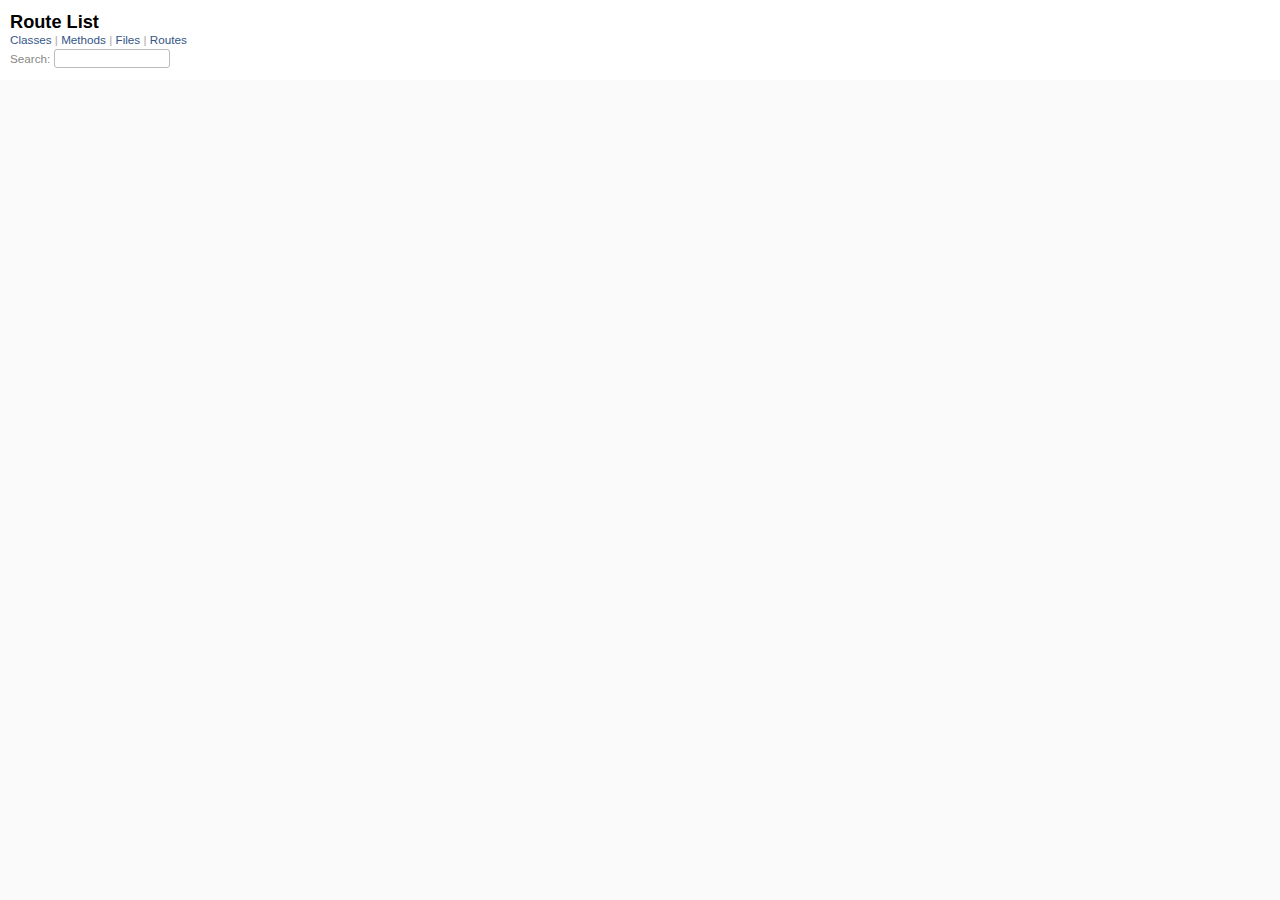
<file: doc/route_list.html>
<!DOCTYPE html>
<html>
  <head>
    <meta name="viewport" content="width=device-width, initial-scale=1.0">
    <meta charset="utf-8" />
    
      <link rel="stylesheet" href="css/full_list.css" type="text/css" media="screen" />
    
      <link rel="stylesheet" href="css/common.css" type="text/css" media="screen" />
    

    
      <script type="text/javascript" charset="utf-8" src="js/jquery.js"></script>
    
      <script type="text/javascript" charset="utf-8" src="js/full_list.js"></script>
    

    <title>Route List</title>
    <base id="base_target" target="_parent" />
  </head>
  <body>
    <div id="content">
      <div class="fixed_header">
        <h1 id="full_list_header">Route List</h1>
        <div id="full_list_nav">
          
            <span><a target="_self" href="class_list.html">
              Classes
            </a></span>
          
            <span><a target="_self" href="method_list.html">
              Methods
            </a></span>
          
            <span><a target="_self" href="file_list.html">
              Files
            </a></span>
          
            <span><a target="_self" href="route_list.html">
              Routes
            </a></span>
          
        </div>

        <div id="search">Search: <input type="text" /></div>
      </div>

      <ul id="full_list" class="class">
        


      </ul>
    </div>
  </body>
</html>
</file>
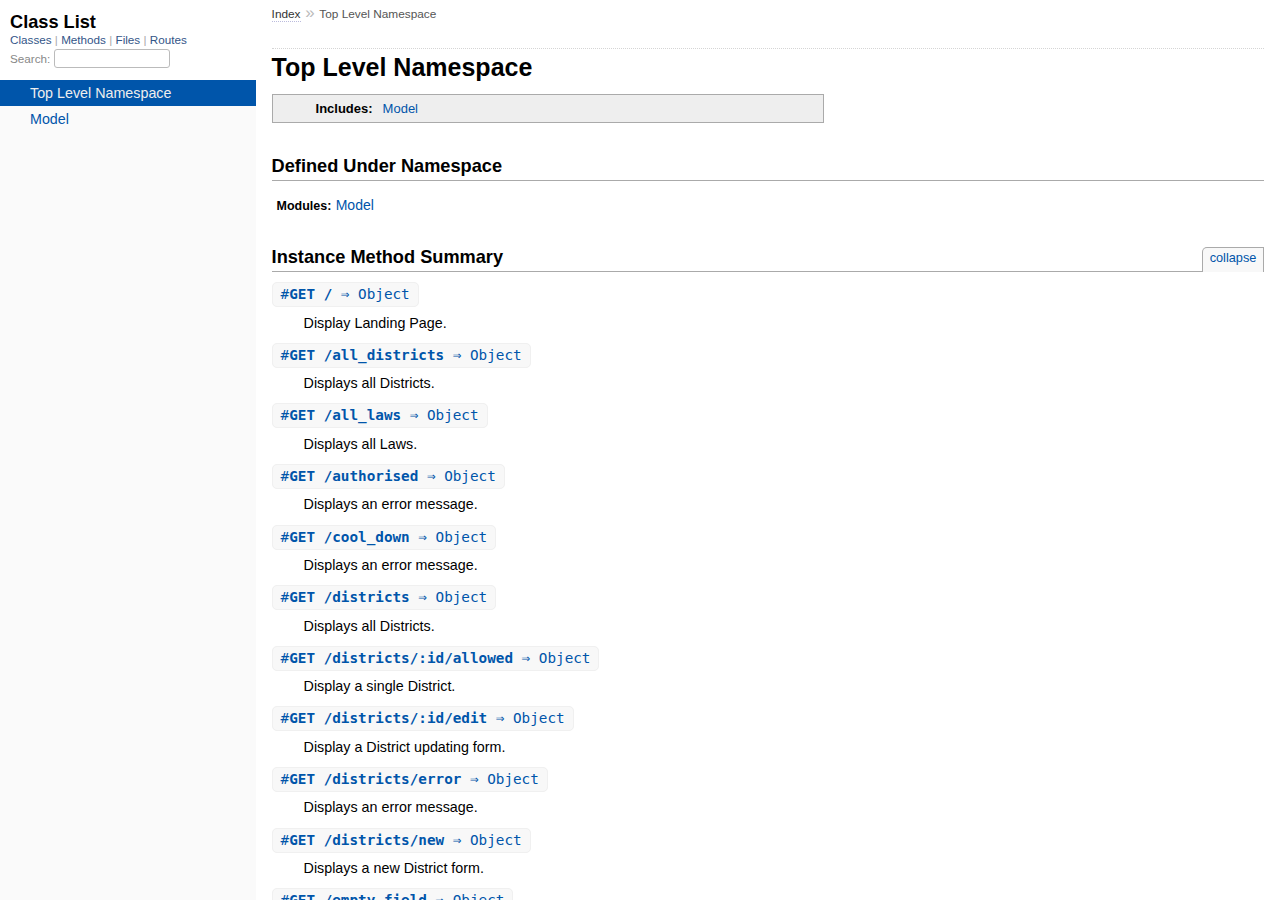
<file: doc/top-level-namespace.html>
<!DOCTYPE html>
<html>
  <head>
    <meta charset="utf-8">
<meta name="viewport" content="width=device-width, initial-scale=1.0">
<title>
  Top Level Namespace
  
    &mdash; Documentation by YARD 0.9.27
  
</title>

  <link rel="stylesheet" href="css/style.css" type="text/css" />

  <link rel="stylesheet" href="css/common.css" type="text/css" />

<script type="text/javascript">
  pathId = "";
  relpath = '';
</script>


  <script type="text/javascript" charset="utf-8" src="js/jquery.js"></script>

  <script type="text/javascript" charset="utf-8" src="js/app.js"></script>

  <script type="text/javascript" charset="utf-8" src="js/custom.js"></script>


  </head>
  <body>
    <div class="nav_wrap">
      <iframe id="nav" src="class_list.html?1"></iframe>
      <div id="resizer"></div>
    </div>

    <div id="main" tabindex="-1">
      <div id="header">
        <div id="menu">
  
    <a href="_index.html">Index</a> &raquo;
    
    
    <span class="title">Top Level Namespace</span>
  
</div>

        <div id="search">
  
    <a class="full_list_link" id="class_list_link"
        href="class_list.html">

        <svg width="24" height="24">
          <rect x="0" y="4" width="24" height="4" rx="1" ry="1"></rect>
          <rect x="0" y="12" width="24" height="4" rx="1" ry="1"></rect>
          <rect x="0" y="20" width="24" height="4" rx="1" ry="1"></rect>
        </svg>
    </a>
  
</div>
        <div class="clear"></div>
      </div>

      <div id="content"><h1>Top Level Namespace
  
  
  
</h1>
<div class="box_info">
  

  
  
  
  
  <dl>
      <dt>Includes:</dt>
      <dd><span class='object_link'><a href="Model.html" title="Model (module)">Model</a></span></dd>
  </dl>
  
  

  

  
</div>

<h2>Defined Under Namespace</h2>
<p class="children">
  
    
      <strong class="modules">Modules:</strong> <span class='object_link'><a href="Model.html" title="Model (module)">Model</a></span>
    
  
    
  
</p>







  
    <h2>
      Instance Method Summary
      <small><a href="#" class="summary_toggle">collapse</a></small>
    </h2>

    <ul class="summary">
      
        <li class="public ">
  <span class="summary_signature">
    
      <a href="top-level-namespace.html#GET__-instance_method" title="#GET / (instance method)">#<strong>GET /</strong>  &#x21d2; Object </a>
    

    
  </span>
  
  
  
  
  
  
  

  
    <span class="summary_desc"><div class='inline'>
<p>Display Landing Page.</p>
</div></span>
  
</li>

      
        <li class="public ">
  <span class="summary_signature">
    
      <a href="top-level-namespace.html#GET__all_districts-instance_method" title="#GET /all_districts (instance method)">#<strong>GET /all_districts</strong>  &#x21d2; Object </a>
    

    
  </span>
  
  
  
  
  
  
  

  
    <span class="summary_desc"><div class='inline'>
<p>Displays all Districts.</p>
</div></span>
  
</li>

      
        <li class="public ">
  <span class="summary_signature">
    
      <a href="top-level-namespace.html#GET__all_laws-instance_method" title="#GET /all_laws (instance method)">#<strong>GET /all_laws</strong>  &#x21d2; Object </a>
    

    
  </span>
  
  
  
  
  
  
  

  
    <span class="summary_desc"><div class='inline'>
<p>Displays all Laws.</p>
</div></span>
  
</li>

      
        <li class="public ">
  <span class="summary_signature">
    
      <a href="top-level-namespace.html#GET__authorised-instance_method" title="#GET /authorised (instance method)">#<strong>GET /authorised</strong>  &#x21d2; Object </a>
    

    
  </span>
  
  
  
  
  
  
  

  
    <span class="summary_desc"><div class='inline'>
<p>Displays an error message.</p>
</div></span>
  
</li>

      
        <li class="public ">
  <span class="summary_signature">
    
      <a href="top-level-namespace.html#GET__cool_down-instance_method" title="#GET /cool_down (instance method)">#<strong>GET /cool_down</strong>  &#x21d2; Object </a>
    

    
  </span>
  
  
  
  
  
  
  

  
    <span class="summary_desc"><div class='inline'>
<p>Displays an error message.</p>
</div></span>
  
</li>

      
        <li class="public ">
  <span class="summary_signature">
    
      <a href="top-level-namespace.html#GET__districts-instance_method" title="#GET /districts (instance method)">#<strong>GET /districts</strong>  &#x21d2; Object </a>
    

    
  </span>
  
  
  
  
  
  
  

  
    <span class="summary_desc"><div class='inline'>
<p>Displays all Districts.</p>
</div></span>
  
</li>

      
        <li class="public ">
  <span class="summary_signature">
    
      <a href="top-level-namespace.html#GET__districts__id_allowed-instance_method" title="#GET /districts/:id/allowed (instance method)">#<strong>GET /districts/:id/allowed</strong>  &#x21d2; Object </a>
    

    
  </span>
  
  
  
  
  
  
  

  
    <span class="summary_desc"><div class='inline'>
<p>Display a single District.</p>
</div></span>
  
</li>

      
        <li class="public ">
  <span class="summary_signature">
    
      <a href="top-level-namespace.html#GET__districts__id_edit-instance_method" title="#GET /districts/:id/edit (instance method)">#<strong>GET /districts/:id/edit</strong>  &#x21d2; Object </a>
    

    
  </span>
  
  
  
  
  
  
  

  
    <span class="summary_desc"><div class='inline'>
<p>Display a District updating form.</p>
</div></span>
  
</li>

      
        <li class="public ">
  <span class="summary_signature">
    
      <a href="top-level-namespace.html#GET__districts_error-instance_method" title="#GET /districts/error (instance method)">#<strong>GET /districts/error</strong>  &#x21d2; Object </a>
    

    
  </span>
  
  
  
  
  
  
  

  
    <span class="summary_desc"><div class='inline'>
<p>Displays an error message.</p>
</div></span>
  
</li>

      
        <li class="public ">
  <span class="summary_signature">
    
      <a href="top-level-namespace.html#GET__districts_new-instance_method" title="#GET /districts/new (instance method)">#<strong>GET /districts/new</strong>  &#x21d2; Object </a>
    

    
  </span>
  
  
  
  
  
  
  

  
    <span class="summary_desc"><div class='inline'>
<p>Displays a new District form.</p>
</div></span>
  
</li>

      
        <li class="public ">
  <span class="summary_signature">
    
      <a href="top-level-namespace.html#GET__empty_field-instance_method" title="#GET /empty_field (instance method)">#<strong>GET /empty_field</strong>  &#x21d2; Object </a>
    

    
  </span>
  
  
  
  
  
  
  

  
    <span class="summary_desc"><div class='inline'>
<p>Displays an error message.</p>
</div></span>
  
</li>

      
        <li class="public ">
  <span class="summary_signature">
    
      <a href="top-level-namespace.html#GET__error-instance_method" title="#GET /error (instance method)">#<strong>GET /error</strong>  &#x21d2; Object </a>
    

    
  </span>
  
  
  
  
  
  
  

  
    <span class="summary_desc"><div class='inline'>
<p>Displays an error message.</p>
</div></span>
  
</li>

      
        <li class="public ">
  <span class="summary_signature">
    
      <a href="top-level-namespace.html#GET__laws-instance_method" title="#GET /laws (instance method)">#<strong>GET /laws</strong>  &#x21d2; Object </a>
    

    
  </span>
  
  
  
  
  
  
  

  
    <span class="summary_desc"><div class='inline'>
<p>Displays all Laws.</p>
</div></span>
  
</li>

      
        <li class="public ">
  <span class="summary_signature">
    
      <a href="top-level-namespace.html#GET__laws__id_allowed-instance_method" title="#GET /laws/:id/allowed (instance method)">#<strong>GET /laws/:id/allowed</strong>  &#x21d2; Object </a>
    

    
  </span>
  
  
  
  
  
  
  

  
    <span class="summary_desc"><div class='inline'>
<p>Display a single Law.</p>
</div></span>
  
</li>

      
        <li class="public ">
  <span class="summary_signature">
    
      <a href="top-level-namespace.html#GET__laws__id_edit-instance_method" title="#GET /laws/:id/edit (instance method)">#<strong>GET /laws/:id/edit</strong>  &#x21d2; Object </a>
    

    
  </span>
  
  
  
  
  
  
  

  
    <span class="summary_desc"><div class='inline'>
<p>Display a Law updating form.</p>
</div></span>
  
</li>

      
        <li class="public ">
  <span class="summary_signature">
    
      <a href="top-level-namespace.html#GET__laws_error-instance_method" title="#GET /laws/error (instance method)">#<strong>GET /laws/error</strong>  &#x21d2; Object </a>
    

    
  </span>
  
  
  
  
  
  
  

  
    <span class="summary_desc"><div class='inline'>
<p>Displays an error message.</p>
</div></span>
  
</li>

      
        <li class="public ">
  <span class="summary_signature">
    
      <a href="top-level-namespace.html#GET__laws_new-instance_method" title="#GET /laws/new (instance method)">#<strong>GET /laws/new</strong>  &#x21d2; Object </a>
    

    
  </span>
  
  
  
  
  
  
  

  
    <span class="summary_desc"><div class='inline'>
<p>Displays a new Law form.</p>
</div></span>
  
</li>

      
        <li class="public ">
  <span class="summary_signature">
    
      <a href="top-level-namespace.html#GET__length-instance_method" title="#GET /length (instance method)">#<strong>GET /length</strong>  &#x21d2; Object </a>
    

    
  </span>
  
  
  
  
  
  
  

  
    <span class="summary_desc"><div class='inline'>
<p>Displays an error message.</p>
</div></span>
  
</li>

      
        <li class="public ">
  <span class="summary_signature">
    
      <a href="top-level-namespace.html#GET__log_out-instance_method" title="#GET /log_out (instance method)">#<strong>GET /log_out</strong>  &#x21d2; Object </a>
    

    
  </span>
  
  
  
  
  
  
  

  
    <span class="summary_desc"><div class='inline'>
<p>Displays a log out site.</p>
</div></span>
  
</li>

      
        <li class="public ">
  <span class="summary_signature">
    
      <a href="top-level-namespace.html#GET__login_error-instance_method" title="#GET /login/error (instance method)">#<strong>GET /login/error</strong>  &#x21d2; Object </a>
    

    
  </span>
  
  
  
  
  
  
  

  
    <span class="summary_desc"><div class='inline'>
<p>Displays an error message.</p>
</div></span>
  
</li>

      
        <li class="public ">
  <span class="summary_signature">
    
      <a href="top-level-namespace.html#GET__ministers-instance_method" title="#GET /ministers (instance method)">#<strong>GET /ministers</strong>  &#x21d2; Object </a>
    

    
  </span>
  
  
  
  
  
  
  

  
    <span class="summary_desc"><div class='inline'>
<p>Displays all users.</p>
</div></span>
  
</li>

      
        <li class="public ">
  <span class="summary_signature">
    
      <a href="top-level-namespace.html#GET__ministers__id-instance_method" title="#GET /ministers/:id (instance method)">#<strong>GET /ministers/:id</strong>  &#x21d2; Object </a>
    

    
  </span>
  
  
  
  
  
  
  

  
    <span class="summary_desc"><div class='inline'>
<p>Displays a single user.</p>
</div></span>
  
</li>

      
        <li class="public ">
  <span class="summary_signature">
    
      <a href="top-level-namespace.html#GET__ministers__id_edit-instance_method" title="#GET /ministers/:id/edit (instance method)">#<strong>GET /ministers/:id/edit</strong>  &#x21d2; Object </a>
    

    
  </span>
  
  
  
  
  
  
  

  
    <span class="summary_desc"><div class='inline'>
<p>Displays a single law updating form.</p>
</div></span>
  
</li>

      
        <li class="public ">
  <span class="summary_signature">
    
      <a href="top-level-namespace.html#GET__register-instance_method" title="#GET /register (instance method)">#<strong>GET /register</strong>  &#x21d2; Object </a>
    

    
  </span>
  
  
  
  
  
  
  

  
    <span class="summary_desc"><div class='inline'>
<p>Displays a register form.</p>
</div></span>
  
</li>

      
        <li class="public ">
  <span class="summary_signature">
    
      <a href="top-level-namespace.html#GET__register_error-instance_method" title="#GET /register/error (instance method)">#<strong>GET /register/error</strong>  &#x21d2; Object </a>
    

    
  </span>
  
  
  
  
  
  
  

  
    <span class="summary_desc"><div class='inline'>
<p>Displays an error message.</p>
</div></span>
  
</li>

      
        <li class="public ">
  <span class="summary_signature">
    
      <a href="top-level-namespace.html#GET__showlogin-instance_method" title="#GET /showlogin (instance method)">#<strong>GET /showlogin</strong>  &#x21d2; Object </a>
    

    
  </span>
  
  
  
  
  
  
  

  
    <span class="summary_desc"><div class='inline'>
<p>Displays a login form.</p>
</div></span>
  
</li>

      
        <li class="public ">
  <span class="summary_signature">
    
      <a href="top-level-namespace.html#POST__districts__id_delete-instance_method" title="#POST /districts/:id/delete (instance method)">#<strong>POST /districts/:id/delete</strong>  &#x21d2; Object </a>
    

    
  </span>
  
  
  
  
  
  
  

  
    <span class="summary_desc"><div class='inline'>
<p>Deletes an existing District and redirects to ‘/all_district’.</p>
</div></span>
  
</li>

      
        <li class="public ">
  <span class="summary_signature">
    
      <a href="top-level-namespace.html#POST__districts__id_update-instance_method" title="#POST /districts/:id/update (instance method)">#<strong>POST /districts/:id/update</strong>  &#x21d2; Object </a>
    

    
  </span>
  
  
  
  
  
  
  

  
    <span class="summary_desc"><div class='inline'>
<p>Updates an existing District and redirects to ‘/all_districts’.</p>
</div></span>
  
</li>

      
        <li class="public ">
  <span class="summary_signature">
    
      <a href="top-level-namespace.html#POST__districts_new-instance_method" title="#POST /districts/new (instance method)">#<strong>POST /districts/new</strong>  &#x21d2; Object </a>
    

    
  </span>
  
  
  
  
  
  
  

  
    <span class="summary_desc"><div class='inline'>
<p>Creates a new District and redirects to ‘/all_districts’.</p>
</div></span>
  
</li>

      
        <li class="public ">
  <span class="summary_signature">
    
      <a href="top-level-namespace.html#POST__laws__id_delete-instance_method" title="#POST /laws/:id/delete (instance method)">#<strong>POST /laws/:id/delete</strong>  &#x21d2; Object </a>
    

    
  </span>
  
  
  
  
  
  
  

  
    <span class="summary_desc"><div class='inline'>
<p>Deletes an existing law and redirects to ‘/all_laws’.</p>
</div></span>
  
</li>

      
        <li class="public ">
  <span class="summary_signature">
    
      <a href="top-level-namespace.html#POST__laws__id_update-instance_method" title="#POST /laws/:id/update (instance method)">#<strong>POST /laws/:id/update</strong>  &#x21d2; Object </a>
    

    
  </span>
  
  
  
  
  
  
  

  
    <span class="summary_desc"><div class='inline'>
<p>Updates an existing law and redirects to ‘/all_laws’.</p>
</div></span>
  
</li>

      
        <li class="public ">
  <span class="summary_signature">
    
      <a href="top-level-namespace.html#POST__laws_new-instance_method" title="#POST /laws/new (instance method)">#<strong>POST /laws/new</strong>  &#x21d2; Object </a>
    

    
  </span>
  
  
  
  
  
  
  

  
    <span class="summary_desc"><div class='inline'>
<p>Creates a new law and redirects to ‘/all_laws’.</p>
</div></span>
  
</li>

      
        <li class="public ">
  <span class="summary_signature">
    
      <a href="top-level-namespace.html#POST__login-instance_method" title="#POST /login (instance method)">#<strong>POST /login</strong>  &#x21d2; Object </a>
    

    
  </span>
  
  
  
  
  
  
  

  
    <span class="summary_desc"><div class='inline'>
<p>Attempts login and updates the session.</p>
</div></span>
  
</li>

      
        <li class="public ">
  <span class="summary_signature">
    
      <a href="top-level-namespace.html#POST__ministers__id_delete-instance_method" title="#POST /ministers/:id/delete (instance method)">#<strong>POST /ministers/:id/delete</strong>  &#x21d2; Object </a>
    

    
  </span>
  
  
  
  
  
  
  

  
    <span class="summary_desc"><div class='inline'>
<p>Deletes an existing user and redirects to ‘/ministers’.</p>
</div></span>
  
</li>

      
        <li class="public ">
  <span class="summary_signature">
    
      <a href="top-level-namespace.html#POST__ministers__id_update-instance_method" title="#POST /ministers/:id/update (instance method)">#<strong>POST /ministers/:id/update</strong>  &#x21d2; Object </a>
    

    
  </span>
  
  
  
  
  
  
  

  
    <span class="summary_desc"><div class='inline'>
<p>Updates an existing article and redirects to ‘/ministers’.</p>
</div></span>
  
</li>

      
        <li class="public ">
  <span class="summary_signature">
    
      <a href="top-level-namespace.html#POST__user_new-instance_method" title="#POST /user/new (instance method)">#<strong>POST /user/new</strong>  &#x21d2; Object </a>
    

    
  </span>
  
  
  
  
  
  
  

  
    <span class="summary_desc"><div class='inline'>
<p>Attempts register and redirects to ‘/showlogin’.</p>
</div></span>
  
</li>

      
    </ul>
  


  
  
  
  
  
  
  
  
  <h3 class="inherited">Methods included from <span class='object_link'><a href="Model.html" title="Model (module)">Model</a></span></h3>
  <p class="inherited"><span class='object_link'><a href="Model.html#a_district-instance_method" title="Model#a_district (method)">#a_district</a></span>, <span class='object_link'><a href="Model.html#a_minister-instance_method" title="Model#a_minister (method)">#a_minister</a></span>, <span class='object_link'><a href="Model.html#a_ministers_district-instance_method" title="Model#a_ministers_district (method)">#a_ministers_district</a></span>, <span class='object_link'><a href="Model.html#all_laws-instance_method" title="Model#all_laws (method)">#all_laws</a></span>, <span class='object_link'><a href="Model.html#all_users-instance_method" title="Model#all_users (method)">#all_users</a></span>, <span class='object_link'><a href="Model.html#cool_down-instance_method" title="Model#cool_down (method)">#cool_down</a></span>, <span class='object_link'><a href="Model.html#database-instance_method" title="Model#database (method)">#database</a></span>, <span class='object_link'><a href="Model.html#district-instance_method" title="Model#district (method)">#district</a></span>, <span class='object_link'><a href="Model.html#district_delete-instance_method" title="Model#district_delete (method)">#district_delete</a></span>, <span class='object_link'><a href="Model.html#district_edit-instance_method" title="Model#district_edit (method)">#district_edit</a></span>, <span class='object_link'><a href="Model.html#district_new-instance_method" title="Model#district_new (method)">#district_new</a></span>, <span class='object_link'><a href="Model.html#district_update-instance_method" title="Model#district_update (method)">#district_update</a></span>, <span class='object_link'><a href="Model.html#enter_new_lawdistrict-instance_method" title="Model#enter_new_lawdistrict (method)">#enter_new_lawdistrict</a></span>, <span class='object_link'><a href="Model.html#hem-instance_method" title="Model#hem (method)">#hem</a></span>, <span class='object_link'><a href="Model.html#is_it_empty-instance_method" title="Model#is_it_empty (method)">#is_it_empty</a></span>, <span class='object_link'><a href="Model.html#law_create-instance_method" title="Model#law_create (method)">#law_create</a></span>, <span class='object_link'><a href="Model.html#law_new_president-instance_method" title="Model#law_new_president (method)">#law_new_president</a></span>, <span class='object_link'><a href="Model.html#law_update_president-instance_method" title="Model#law_update_president (method)">#law_update_president</a></span>, <span class='object_link'><a href="Model.html#laws_delete-instance_method" title="Model#laws_delete (method)">#laws_delete</a></span>, <span class='object_link'><a href="Model.html#laws_edit-instance_method" title="Model#laws_edit (method)">#laws_edit</a></span>, <span class='object_link'><a href="Model.html#laws_id-instance_method" title="Model#laws_id (method)">#laws_id</a></span>, <span class='object_link'><a href="Model.html#laws_update-instance_method" title="Model#laws_update (method)">#laws_update</a></span>, <span class='object_link'><a href="Model.html#login-instance_method" title="Model#login (method)">#login</a></span>, <span class='object_link'><a href="Model.html#long-instance_method" title="Model#long (method)">#long</a></span>, <span class='object_link'><a href="Model.html#minister_delete-instance_method" title="Model#minister_delete (method)">#minister_delete</a></span>, <span class='object_link'><a href="Model.html#minister_edit-instance_method" title="Model#minister_edit (method)">#minister_edit</a></span>, <span class='object_link'><a href="Model.html#minister_update-instance_method" title="Model#minister_update (method)">#minister_update</a></span>, <span class='object_link'><a href="Model.html#new_law_ministers-instance_method" title="Model#new_law_ministers (method)">#new_law_ministers</a></span>, <span class='object_link'><a href="Model.html#new_law_ministers_part2-instance_method" title="Model#new_law_ministers_part2 (method)">#new_law_ministers_part2</a></span>, <span class='object_link'><a href="Model.html#no_double-instance_method" title="Model#no_double (method)">#no_double</a></span>, <span class='object_link'><a href="Model.html#register-instance_method" title="Model#register (method)">#register</a></span>, <span class='object_link'><a href="Model.html#samepw-instance_method" title="Model#samepw (method)">#samepw</a></span>, <span class='object_link'><a href="Model.html#security-instance_method" title="Model#security (method)">#security</a></span></p>


  <div id="instance_method_details" class="method_details_list">
    <h2>Instance Method Details</h2>

    
      <div class="method_details first">
  <h3 class="signature first" id="GET__-instance_method">
  
    #<strong>GET /</strong>  &#x21d2; <tt>Object</tt> 
  

  

  
</h3><div class="docstring">
  <div class="discussion">
    
<p>Display Landing Page</p>


  </div>
</div>
<div class="tags">
  



</div><table class="source_code">
  <tr>
    <td>
      <pre class="lines">


26
27
28
29</pre>
    </td>
    <td>
      <pre class="code"><span class="info file"># File 'app.rb', line 26</span>

<span class='id identifier rubyid_get'>get</span><span class='lparen'>(</span><span class='tstring'><span class='tstring_beg'>&#39;</span><span class='tstring_content'>/</span><span class='tstring_end'>&#39;</span></span><span class='rparen'>)</span>  <span class='kw'>do</span>
  <span class='id identifier rubyid_prime_minister'>prime_minister</span> <span class='op'>=</span> <span class='id identifier rubyid_hem'><span class='object_link'><a href="Model.html#hem-instance_method" title="Model#hem (method)">hem</a></span></span><span class='lparen'>(</span><span class='rparen'>)</span>
  <span class='id identifier rubyid_slim'>slim</span><span class='lparen'>(</span><span class='symbol'>:&quot;hem&quot;</span><span class='comma'>,</span> <span class='label'>locals:</span><span class='lbrace'>{</span><span class='label'>prime_minister:</span><span class='id identifier rubyid_prime_minister'>prime_minister</span><span class='rbrace'>}</span><span class='rparen'>)</span>
<span class='kw'>end</span></pre>
    </td>
  </tr>
</table>
</div>
    
      <div class="method_details ">
  <h3 class="signature " id="GET__all_districts-instance_method">
  
    #<strong>GET /all_districts</strong>  &#x21d2; <tt>Object</tt> 
  

  

  
</h3><div class="docstring">
  <div class="discussion">
    
<p>Displays all Districts</p>


  </div>
</div>
<div class="tags">
  

  <p class="tag_title">See Also:</p>
  <ul class="see">
    
      <li><span class='object_link'><a href="Model.html#district-instance_method" title="Model#district (method)">Model#district</a></span></li>
    
  </ul>



</div><table class="source_code">
  <tr>
    <td>
      <pre class="lines">


485
486
487
488</pre>
    </td>
    <td>
      <pre class="code"><span class="info file"># File 'app.rb', line 485</span>

<span class='id identifier rubyid_get'>get</span><span class='lparen'>(</span><span class='tstring'><span class='tstring_beg'>&#39;</span><span class='tstring_content'>/all_districts</span><span class='tstring_end'>&#39;</span></span><span class='rparen'>)</span> <span class='kw'>do</span>
  <span class='id identifier rubyid_district_info'>district_info</span> <span class='op'>=</span> <span class='id identifier rubyid_district'><span class='object_link'><a href="Model.html#district-instance_method" title="Model#district (method)">district</a></span></span><span class='lparen'>(</span><span class='rparen'>)</span>
  <span class='id identifier rubyid_slim'>slim</span><span class='lparen'>(</span><span class='symbol'>:&quot;districts/index_loged_in&quot;</span><span class='comma'>,</span> <span class='label'>locals:</span><span class='lbrace'>{</span><span class='label'>the_districts:</span><span class='id identifier rubyid_district_info'>district_info</span><span class='rbrace'>}</span><span class='rparen'>)</span>
<span class='kw'>end</span></pre>
    </td>
  </tr>
</table>
</div>
    
      <div class="method_details ">
  <h3 class="signature " id="GET__all_laws-instance_method">
  
    #<strong>GET /all_laws</strong>  &#x21d2; <tt>Object</tt> 
  

  

  
</h3><div class="docstring">
  <div class="discussion">
    
<p>Displays all Laws</p>


  </div>
</div>
<div class="tags">
  

  <p class="tag_title">See Also:</p>
  <ul class="see">
    
      <li><span class='object_link'><a href="Model.html#all_laws-instance_method" title="Model#all_laws (method)">Model#all_laws</a></span></li>
    
  </ul>



</div><table class="source_code">
  <tr>
    <td>
      <pre class="lines">


276
277
278
279</pre>
    </td>
    <td>
      <pre class="code"><span class="info file"># File 'app.rb', line 276</span>

<span class='id identifier rubyid_get'>get</span><span class='lparen'>(</span><span class='tstring'><span class='tstring_beg'>&#39;</span><span class='tstring_content'>/all_laws</span><span class='tstring_end'>&#39;</span></span><span class='rparen'>)</span> <span class='kw'>do</span>
  <span class='id identifier rubyid_result'>result</span> <span class='op'>=</span> <span class='id identifier rubyid_all_laws'><span class='object_link'><a href="Model.html#all_laws-instance_method" title="Model#all_laws (method)">all_laws</a></span></span><span class='lparen'>(</span><span class='rparen'>)</span>
  <span class='id identifier rubyid_slim'>slim</span><span class='lparen'>(</span><span class='symbol'>:&quot;laws/index_loged_in&quot;</span><span class='comma'>,</span> <span class='label'>locals:</span><span class='lbrace'>{</span><span class='label'>the_laws:</span><span class='id identifier rubyid_result'>result</span><span class='rbrace'>}</span><span class='rparen'>)</span>
<span class='kw'>end</span></pre>
    </td>
  </tr>
</table>
</div>
    
      <div class="method_details ">
  <h3 class="signature " id="GET__authorised-instance_method">
  
    #<strong>GET /authorised</strong>  &#x21d2; <tt>Object</tt> 
  

  

  
</h3><div class="docstring">
  <div class="discussion">
    
<p>Displays an error message</p>


  </div>
</div>
<div class="tags">
  



</div><table class="source_code">
  <tr>
    <td>
      <pre class="lines">


49
50
51</pre>
    </td>
    <td>
      <pre class="code"><span class="info file"># File 'app.rb', line 49</span>

<span class='id identifier rubyid_get'>get</span><span class='lparen'>(</span><span class='tstring'><span class='tstring_beg'>&#39;</span><span class='tstring_content'>/authorised</span><span class='tstring_end'>&#39;</span></span><span class='rparen'>)</span> <span class='kw'>do</span> 
  <span class='id identifier rubyid_slim'>slim</span><span class='lparen'>(</span><span class='symbol'>:authorised</span><span class='rparen'>)</span>
<span class='kw'>end</span></pre>
    </td>
  </tr>
</table>
</div>
    
      <div class="method_details ">
  <h3 class="signature " id="GET__cool_down-instance_method">
  
    #<strong>GET /cool_down</strong>  &#x21d2; <tt>Object</tt> 
  

  

  
</h3><div class="docstring">
  <div class="discussion">
    
<p>Displays an error message</p>


  </div>
</div>
<div class="tags">
  



</div><table class="source_code">
  <tr>
    <td>
      <pre class="lines">


116
117
118</pre>
    </td>
    <td>
      <pre class="code"><span class="info file"># File 'app.rb', line 116</span>

<span class='id identifier rubyid_get'>get</span><span class='lparen'>(</span><span class='tstring'><span class='tstring_beg'>&#39;</span><span class='tstring_content'>/cool_down</span><span class='tstring_end'>&#39;</span></span><span class='rparen'>)</span> <span class='kw'>do</span>
  <span class='id identifier rubyid_slim'>slim</span><span class='lparen'>(</span><span class='symbol'>:cool_down</span><span class='rparen'>)</span>
<span class='kw'>end</span></pre>
    </td>
  </tr>
</table>
</div>
    
      <div class="method_details ">
  <h3 class="signature " id="GET__districts-instance_method">
  
    #<strong>GET /districts</strong>  &#x21d2; <tt>Object</tt> 
  

  

  
</h3><div class="docstring">
  <div class="discussion">
    
<p>Displays all Districts</p>


  </div>
</div>
<div class="tags">
  

  <p class="tag_title">See Also:</p>
  <ul class="see">
    
      <li><span class='object_link'><a href="Model.html#district-instance_method" title="Model#district (method)">Model#district</a></span></li>
    
  </ul>



</div><table class="source_code">
  <tr>
    <td>
      <pre class="lines">


477
478
479
480</pre>
    </td>
    <td>
      <pre class="code"><span class="info file"># File 'app.rb', line 477</span>

<span class='id identifier rubyid_get'>get</span><span class='lparen'>(</span><span class='tstring'><span class='tstring_beg'>&#39;</span><span class='tstring_content'>/districts</span><span class='tstring_end'>&#39;</span></span><span class='rparen'>)</span> <span class='kw'>do</span>
  <span class='id identifier rubyid_district_info'>district_info</span> <span class='op'>=</span> <span class='id identifier rubyid_district'><span class='object_link'><a href="Model.html#district-instance_method" title="Model#district (method)">district</a></span></span><span class='lparen'>(</span><span class='rparen'>)</span>
  <span class='id identifier rubyid_slim'>slim</span><span class='lparen'>(</span><span class='symbol'>:&quot;districts/index&quot;</span><span class='comma'>,</span> <span class='label'>locals:</span><span class='lbrace'>{</span><span class='label'>the_districts:</span><span class='id identifier rubyid_district_info'>district_info</span><span class='rbrace'>}</span><span class='rparen'>)</span>
<span class='kw'>end</span></pre>
    </td>
  </tr>
</table>
</div>
    
      <div class="method_details ">
  <h3 class="signature " id="GET__districts__id_allowed-instance_method">
  
    #<strong>GET /districts/:id/allowed</strong>  &#x21d2; <tt>Object</tt> 
  

  

  
</h3><div class="docstring">
  <div class="discussion">
    
<p>Display a single District</p>


  </div>
</div>
<div class="tags">
  <p class="tag_title">Parameters:</p>
<ul class="param">
  
    <li>
      
        <span class='name'>:id,</span>
      
      
        <span class='type'>(<tt>Integer</tt>)</span>
      
      
      
        &mdash;
        <div class='inline'>
<p>the id of the District</p>
</div>
      
    </li>
  
</ul>


  <p class="tag_title">See Also:</p>
  <ul class="see">
    
      <li><span class='object_link'><a href="Model.html#a_district-instance_method" title="Model#a_district (method)">Model#a_district</a></span></li>
    
  </ul>



</div><table class="source_code">
  <tr>
    <td>
      <pre class="lines">


588
589
590
591
592
593
594</pre>
    </td>
    <td>
      <pre class="code"><span class="info file"># File 'app.rb', line 588</span>

<span class='id identifier rubyid_get'>get</span><span class='lparen'>(</span><span class='tstring'><span class='tstring_beg'>&#39;</span><span class='tstring_content'>/districts/:id/allowed</span><span class='tstring_end'>&#39;</span></span><span class='rparen'>)</span> <span class='kw'>do</span> 
  <span class='id identifier rubyid_id'>id</span> <span class='op'>=</span> <span class='id identifier rubyid_params'>params</span><span class='lbracket'>[</span><span class='symbol'>:id</span><span class='rbracket'>]</span><span class='period'>.</span><span class='id identifier rubyid_to_i'>to_i</span>
  <span class='id identifier rubyid_result'>result</span> <span class='op'>=</span> <span class='id identifier rubyid_a_district'><span class='object_link'><a href="Model.html#a_district-instance_method" title="Model#a_district (method)">a_district</a></span></span><span class='lparen'>(</span><span class='id identifier rubyid_id'>id</span><span class='rparen'>)</span>
  <span class='id identifier rubyid_info_district'>info_district</span> <span class='op'>=</span> <span class='id identifier rubyid_result'>result</span><span class='lbracket'>[</span><span class='int'>0</span><span class='rbracket'>]</span>
  <span class='id identifier rubyid_all_laws'><span class='object_link'><a href="Model.html#all_laws-instance_method" title="Model#all_laws (method)">all_laws</a></span></span> <span class='op'>=</span> <span class='id identifier rubyid_result'>result</span><span class='lbracket'>[</span><span class='int'>1</span><span class='rbracket'>]</span>
  <span class='id identifier rubyid_slim'>slim</span><span class='lparen'>(</span><span class='symbol'>:&quot;districts/show&quot;</span><span class='comma'>,</span> <span class='label'>locals:</span><span class='lbrace'>{</span><span class='label'>result:</span><span class='id identifier rubyid_info_district'>info_district</span><span class='comma'>,</span> <span class='label'>laws_of_district:</span><span class='id identifier rubyid_all_laws'><span class='object_link'><a href="Model.html#all_laws-instance_method" title="Model#all_laws (method)">all_laws</a></span></span><span class='rbrace'>}</span><span class='rparen'>)</span>
<span class='kw'>end</span></pre>
    </td>
  </tr>
</table>
</div>
    
      <div class="method_details ">
  <h3 class="signature " id="GET__districts__id_edit-instance_method">
  
    #<strong>GET /districts/:id/edit</strong>  &#x21d2; <tt>Object</tt> 
  

  

  
</h3><div class="docstring">
  <div class="discussion">
    
<p>Display a District updating form</p>


  </div>
</div>
<div class="tags">
  <p class="tag_title">Parameters:</p>
<ul class="param">
  
    <li>
      
        <span class='name'>:id,</span>
      
      
        <span class='type'>(<tt>Integer</tt>)</span>
      
      
      
        &mdash;
        <div class='inline'>
<p>the id of the district</p>
</div>
      
    </li>
  
</ul>


  <p class="tag_title">See Also:</p>
  <ul class="see">
    
      <li><span class='object_link'><a href="Model.html#district_edit-instance_method" title="Model#district_edit (method)">Model#district_edit</a></span></li>
    
  </ul>



</div><table class="source_code">
  <tr>
    <td>
      <pre class="lines">


531
532
533
534
535</pre>
    </td>
    <td>
      <pre class="code"><span class="info file"># File 'app.rb', line 531</span>

<span class='id identifier rubyid_get'>get</span><span class='lparen'>(</span><span class='tstring'><span class='tstring_beg'>&#39;</span><span class='tstring_content'>/districts/:id/edit</span><span class='tstring_end'>&#39;</span></span><span class='rparen'>)</span> <span class='kw'>do</span>
  <span class='id identifier rubyid_id'>id</span> <span class='op'>=</span> <span class='id identifier rubyid_params'>params</span><span class='lbracket'>[</span><span class='symbol'>:id</span><span class='rbracket'>]</span><span class='period'>.</span><span class='id identifier rubyid_to_i'>to_i</span>
  <span class='id identifier rubyid_result'>result</span> <span class='op'>=</span> <span class='id identifier rubyid_district_edit'><span class='object_link'><a href="Model.html#district_edit-instance_method" title="Model#district_edit (method)">district_edit</a></span></span><span class='lparen'>(</span><span class='id identifier rubyid_id'>id</span><span class='rparen'>)</span>
  <span class='id identifier rubyid_slim'>slim</span><span class='lparen'>(</span><span class='symbol'>:&quot;/districts/edit&quot;</span><span class='comma'>,</span> <span class='label'>locals:</span><span class='lbrace'>{</span><span class='label'>result:</span><span class='id identifier rubyid_result'>result</span><span class='rbrace'>}</span><span class='rparen'>)</span>
<span class='kw'>end</span></pre>
    </td>
  </tr>
</table>
</div>
    
      <div class="method_details ">
  <h3 class="signature " id="GET__districts_error-instance_method">
  
    #<strong>GET /districts/error</strong>  &#x21d2; <tt>Object</tt> 
  

  

  
</h3><div class="docstring">
  <div class="discussion">
    
<p>Displays an error message</p>


  </div>
</div>
<div class="tags">
  



</div><table class="source_code">
  <tr>
    <td>
      <pre class="lines">


496
497
498</pre>
    </td>
    <td>
      <pre class="code"><span class="info file"># File 'app.rb', line 496</span>

<span class='id identifier rubyid_get'>get</span><span class='lparen'>(</span><span class='tstring'><span class='tstring_beg'>&#39;</span><span class='tstring_content'>/districts/error</span><span class='tstring_end'>&#39;</span></span><span class='rparen'>)</span> <span class='kw'>do</span>
  <span class='id identifier rubyid_slim'>slim</span><span class='lparen'>(</span><span class='symbol'>:&quot;districts/error&quot;</span><span class='rparen'>)</span>
<span class='kw'>end</span></pre>
    </td>
  </tr>
</table>
</div>
    
      <div class="method_details ">
  <h3 class="signature " id="GET__districts_new-instance_method">
  
    #<strong>GET /districts/new</strong>  &#x21d2; <tt>Object</tt> 
  

  

  
</h3><div class="docstring">
  <div class="discussion">
    
<p>Displays a new District form</p>


  </div>
</div>
<div class="tags">
  



</div><table class="source_code">
  <tr>
    <td>
      <pre class="lines">


491
492
493</pre>
    </td>
    <td>
      <pre class="code"><span class="info file"># File 'app.rb', line 491</span>

<span class='id identifier rubyid_get'>get</span><span class='lparen'>(</span><span class='tstring'><span class='tstring_beg'>&#39;</span><span class='tstring_content'>/districts/new</span><span class='tstring_end'>&#39;</span></span><span class='rparen'>)</span> <span class='kw'>do</span>
  <span class='id identifier rubyid_slim'>slim</span><span class='lparen'>(</span><span class='symbol'>:&quot;districts/new&quot;</span><span class='rparen'>)</span>
<span class='kw'>end</span></pre>
    </td>
  </tr>
</table>
</div>
    
      <div class="method_details ">
  <h3 class="signature " id="GET__empty_field-instance_method">
  
    #<strong>GET /empty_field</strong>  &#x21d2; <tt>Object</tt> 
  

  

  
</h3><div class="docstring">
  <div class="discussion">
    
<p>Displays an error message</p>


  </div>
</div>
<div class="tags">
  



</div><table class="source_code">
  <tr>
    <td>
      <pre class="lines">


32
33
34</pre>
    </td>
    <td>
      <pre class="code"><span class="info file"># File 'app.rb', line 32</span>

<span class='id identifier rubyid_get'>get</span><span class='lparen'>(</span><span class='tstring'><span class='tstring_beg'>&#39;</span><span class='tstring_content'>/empty_field</span><span class='tstring_end'>&#39;</span></span><span class='rparen'>)</span> <span class='kw'>do</span>
  <span class='id identifier rubyid_slim'>slim</span><span class='lparen'>(</span><span class='symbol'>:something_empty</span><span class='rparen'>)</span>
<span class='kw'>end</span></pre>
    </td>
  </tr>
</table>
</div>
    
      <div class="method_details ">
  <h3 class="signature " id="GET__error-instance_method">
  
    #<strong>GET /error</strong>  &#x21d2; <tt>Object</tt> 
  

  

  
</h3><div class="docstring">
  <div class="discussion">
    
<p>Displays an error message</p>


  </div>
</div>
<div class="tags">
  



</div><table class="source_code">
  <tr>
    <td>
      <pre class="lines">


54
55
56</pre>
    </td>
    <td>
      <pre class="code"><span class="info file"># File 'app.rb', line 54</span>

<span class='id identifier rubyid_get'>get</span><span class='lparen'>(</span><span class='tstring'><span class='tstring_beg'>&#39;</span><span class='tstring_content'>/error</span><span class='tstring_end'>&#39;</span></span><span class='rparen'>)</span> <span class='kw'>do</span>
  <span class='id identifier rubyid_slim'>slim</span><span class='lparen'>(</span><span class='symbol'>:error</span><span class='rparen'>)</span>
<span class='kw'>end</span></pre>
    </td>
  </tr>
</table>
</div>
    
      <div class="method_details ">
  <h3 class="signature " id="GET__laws-instance_method">
  
    #<strong>GET /laws</strong>  &#x21d2; <tt>Object</tt> 
  

  

  
</h3><div class="docstring">
  <div class="discussion">
    
<p>Displays all Laws</p>


  </div>
</div>
<div class="tags">
  

  <p class="tag_title">See Also:</p>
  <ul class="see">
    
      <li><span class='object_link'><a href="Model.html#all_laws-instance_method" title="Model#all_laws (method)">Model#all_laws</a></span></li>
    
  </ul>



</div><table class="source_code">
  <tr>
    <td>
      <pre class="lines">


267
268
269
270</pre>
    </td>
    <td>
      <pre class="code"><span class="info file"># File 'app.rb', line 267</span>

<span class='id identifier rubyid_get'>get</span><span class='lparen'>(</span><span class='tstring'><span class='tstring_beg'>&#39;</span><span class='tstring_content'>/laws</span><span class='tstring_end'>&#39;</span></span><span class='rparen'>)</span> <span class='kw'>do</span>
  <span class='id identifier rubyid_result'>result</span> <span class='op'>=</span> <span class='id identifier rubyid_all_laws'><span class='object_link'><a href="Model.html#all_laws-instance_method" title="Model#all_laws (method)">all_laws</a></span></span><span class='lparen'>(</span><span class='rparen'>)</span>
  <span class='id identifier rubyid_slim'>slim</span><span class='lparen'>(</span><span class='symbol'>:&quot;laws/index&quot;</span><span class='comma'>,</span> <span class='label'>locals:</span><span class='lbrace'>{</span><span class='label'>the_laws:</span><span class='id identifier rubyid_result'>result</span><span class='rbrace'>}</span><span class='rparen'>)</span>
<span class='kw'>end</span></pre>
    </td>
  </tr>
</table>
</div>
    
      <div class="method_details ">
  <h3 class="signature " id="GET__laws__id_allowed-instance_method">
  
    #<strong>GET /laws/:id/allowed</strong>  &#x21d2; <tt>Object</tt> 
  

  

  
</h3><div class="docstring">
  <div class="discussion">
    
<p>Display a single Law</p>


  </div>
</div>
<div class="tags">
  <p class="tag_title">Parameters:</p>
<ul class="param">
  
    <li>
      
        <span class='name'>:id,</span>
      
      
        <span class='type'>(<tt>Integer</tt>)</span>
      
      
      
        &mdash;
        <div class='inline'>
<p>the id of the Law</p>
</div>
      
    </li>
  
</ul>


  <p class="tag_title">See Also:</p>
  <ul class="see">
    
      <li><span class='object_link'><a href="Model.html#laws_id-instance_method" title="Model#laws_id (method)">Model#laws_id</a></span></li>
    
  </ul>



</div><table class="source_code">
  <tr>
    <td>
      <pre class="lines">


393
394
395
396
397
398
399
400
401</pre>
    </td>
    <td>
      <pre class="code"><span class="info file"># File 'app.rb', line 393</span>

<span class='id identifier rubyid_get'>get</span><span class='lparen'>(</span><span class='tstring'><span class='tstring_beg'>&#39;</span><span class='tstring_content'>/laws/:id/allowed</span><span class='tstring_end'>&#39;</span></span><span class='rparen'>)</span> <span class='kw'>do</span> 
  <span class='id identifier rubyid_id'>id</span> <span class='op'>=</span> <span class='id identifier rubyid_params'>params</span><span class='lbracket'>[</span><span class='symbol'>:id</span><span class='rbracket'>]</span><span class='period'>.</span><span class='id identifier rubyid_to_i'>to_i</span>
  <span class='id identifier rubyid_all'>all</span> <span class='op'>=</span> <span class='id identifier rubyid_laws_id'><span class='object_link'><a href="Model.html#laws_id-instance_method" title="Model#laws_id (method)">laws_id</a></span></span><span class='lparen'>(</span><span class='id identifier rubyid_id'>id</span><span class='rparen'>)</span>
  <span class='id identifier rubyid_result'>result</span> <span class='op'>=</span> <span class='id identifier rubyid_all'>all</span><span class='lbracket'>[</span><span class='int'>0</span><span class='rbracket'>]</span>
  <span class='id identifier rubyid_all_districts'>all_districts</span> <span class='op'>=</span> <span class='id identifier rubyid_all'>all</span><span class='lbracket'>[</span><span class='int'>1</span><span class='rbracket'>]</span>
  <span class='id identifier rubyid_responseble'>responseble</span> <span class='op'>=</span> <span class='id identifier rubyid_all'>all</span><span class='lbracket'>[</span><span class='int'>2</span><span class='rbracket'>]</span>

  <span class='id identifier rubyid_slim'>slim</span><span class='lparen'>(</span><span class='symbol'>:&quot;laws/show&quot;</span><span class='comma'>,</span> <span class='label'>locals:</span><span class='lbrace'>{</span><span class='label'>result:</span><span class='id identifier rubyid_result'>result</span><span class='comma'>,</span> <span class='label'>all_districts:</span><span class='id identifier rubyid_all_districts'>all_districts</span><span class='comma'>,</span> <span class='label'>responseble:</span><span class='id identifier rubyid_responseble'>responseble</span><span class='rbrace'>}</span><span class='rparen'>)</span>
<span class='kw'>end</span></pre>
    </td>
  </tr>
</table>
</div>
    
      <div class="method_details ">
  <h3 class="signature " id="GET__laws__id_edit-instance_method">
  
    #<strong>GET /laws/:id/edit</strong>  &#x21d2; <tt>Object</tt> 
  

  

  
</h3><div class="docstring">
  <div class="discussion">
    
<p>Display a Law updating form</p>


  </div>
</div>
<div class="tags">
  <p class="tag_title">Parameters:</p>
<ul class="param">
  
    <li>
      
        <span class='name'>:id,</span>
      
      
        <span class='type'>(<tt>Integer</tt>)</span>
      
      
      
        &mdash;
        <div class='inline'>
<p>the id of the Law</p>
</div>
      
    </li>
  
</ul>


  <p class="tag_title">See Also:</p>
  <ul class="see">
    
      <li><span class='object_link'><a href="Model.html#laws_edit-instance_method" title="Model#laws_edit (method)">Model#laws_edit</a></span></li>
    
  </ul>



</div><table class="source_code">
  <tr>
    <td>
      <pre class="lines">


361
362
363
364
365
366
367
368
369
370
371
372
373
374
375
376
377
378
379
380
381
382
383
384
385</pre>
    </td>
    <td>
      <pre class="code"><span class="info file"># File 'app.rb', line 361</span>

<span class='id identifier rubyid_get'>get</span><span class='lparen'>(</span><span class='tstring'><span class='tstring_beg'>&#39;</span><span class='tstring_content'>/laws/:id/edit</span><span class='tstring_end'>&#39;</span></span><span class='rparen'>)</span> <span class='kw'>do</span>  
  <span class='id identifier rubyid_id'>id</span> <span class='op'>=</span> <span class='id identifier rubyid_params'>params</span><span class='lbracket'>[</span><span class='symbol'>:id</span><span class='rbracket'>]</span><span class='period'>.</span><span class='id identifier rubyid_to_i'>to_i</span>
  <span class='id identifier rubyid_all'>all</span> <span class='op'>=</span> <span class='id identifier rubyid_laws_edit'><span class='object_link'><a href="Model.html#laws_edit-instance_method" title="Model#laws_edit (method)">laws_edit</a></span></span><span class='lparen'>(</span><span class='id identifier rubyid_id'>id</span><span class='rparen'>)</span>
  <span class='id identifier rubyid_all_info_law'>all_info_law</span> <span class='op'>=</span> <span class='id identifier rubyid_all'>all</span><span class='lbracket'>[</span><span class='int'>0</span><span class='rbracket'>]</span>

  <span class='kw'>if</span> <span class='id identifier rubyid_all'>all</span><span class='lbracket'>[</span><span class='int'>1</span><span class='rbracket'>]</span> <span class='op'>==</span> <span class='kw'>nil</span>
    <span class='id identifier rubyid_all_info_district1'>all_info_district1</span> <span class='op'>=</span> <span class='tstring'><span class='tstring_beg'>&quot;</span><span class='tstring_end'>&quot;</span></span>
  <span class='kw'>else</span>
    <span class='id identifier rubyid_all_info_district1'>all_info_district1</span> <span class='op'>=</span> <span class='id identifier rubyid_all'>all</span><span class='lbracket'>[</span><span class='int'>1</span><span class='rbracket'>]</span>
  <span class='kw'>end</span>

  <span class='kw'>if</span> <span class='id identifier rubyid_all'>all</span><span class='lbracket'>[</span><span class='int'>2</span><span class='rbracket'>]</span> <span class='op'>==</span> <span class='kw'>nil</span>
    <span class='id identifier rubyid_all_info_district2'>all_info_district2</span> <span class='op'>=</span> <span class='tstring'><span class='tstring_beg'>&quot;</span><span class='tstring_end'>&quot;</span></span>
  <span class='kw'>else</span>
    <span class='id identifier rubyid_all_info_district2'>all_info_district2</span> <span class='op'>=</span> <span class='id identifier rubyid_all'>all</span><span class='lbracket'>[</span><span class='int'>2</span><span class='rbracket'>]</span>
  <span class='kw'>end</span>

  <span class='kw'>if</span> <span class='id identifier rubyid_all'>all</span><span class='lbracket'>[</span><span class='int'>3</span><span class='rbracket'>]</span> <span class='op'>==</span> <span class='kw'>nil</span>
    <span class='id identifier rubyid_all_info_district3'>all_info_district3</span> <span class='op'>=</span> <span class='tstring'><span class='tstring_beg'>&quot;</span><span class='tstring_end'>&quot;</span></span>
  <span class='kw'>else</span>
    <span class='id identifier rubyid_all_info_district3'>all_info_district3</span> <span class='op'>=</span> <span class='id identifier rubyid_all'>all</span><span class='lbracket'>[</span><span class='int'>3</span><span class='rbracket'>]</span>
  <span class='kw'>end</span>
  
  <span class='id identifier rubyid_slim'>slim</span><span class='lparen'>(</span><span class='symbol'>:&quot;/laws/edit&quot;</span><span class='comma'>,</span> <span class='label'>locals:</span><span class='lbrace'>{</span><span class='label'>all_info_law:</span><span class='id identifier rubyid_all_info_law'>all_info_law</span><span class='comma'>,</span> <span class='label'>all_info_district1:</span><span class='id identifier rubyid_all_info_district1'>all_info_district1</span><span class='comma'>,</span> <span class='label'>all_info_district2:</span><span class='id identifier rubyid_all_info_district2'>all_info_district2</span><span class='comma'>,</span> <span class='label'>all_info_district3:</span><span class='id identifier rubyid_all_info_district3'>all_info_district3</span><span class='rbrace'>}</span><span class='rparen'>)</span>
<span class='kw'>end</span></pre>
    </td>
  </tr>
</table>
</div>
    
      <div class="method_details ">
  <h3 class="signature " id="GET__laws_error-instance_method">
  
    #<strong>GET /laws/error</strong>  &#x21d2; <tt>Object</tt> 
  

  

  
</h3><div class="docstring">
  <div class="discussion">
    
<p>Displays an error message</p>


  </div>
</div>
<div class="tags">
  



</div><table class="source_code">
  <tr>
    <td>
      <pre class="lines">


282
283
284</pre>
    </td>
    <td>
      <pre class="code"><span class="info file"># File 'app.rb', line 282</span>

<span class='id identifier rubyid_get'>get</span><span class='lparen'>(</span><span class='tstring'><span class='tstring_beg'>&#39;</span><span class='tstring_content'>/laws/error</span><span class='tstring_end'>&#39;</span></span><span class='rparen'>)</span> <span class='kw'>do</span>
  <span class='id identifier rubyid_slim'>slim</span><span class='lparen'>(</span><span class='symbol'>:&quot;/laws/errors&quot;</span><span class='rparen'>)</span>
<span class='kw'>end</span></pre>
    </td>
  </tr>
</table>
</div>
    
      <div class="method_details ">
  <h3 class="signature " id="GET__laws_new-instance_method">
  
    #<strong>GET /laws/new</strong>  &#x21d2; <tt>Object</tt> 
  

  

  
</h3><div class="docstring">
  <div class="discussion">
    
<p>Displays a new Law form</p>


  </div>
</div>
<div class="tags">
  

  <p class="tag_title">See Also:</p>
  <ul class="see">
    
      <li><span class='object_link'><a href="Model.html#law_create-instance_method" title="Model#law_create (method)">Model#law_create</a></span></li>
    
  </ul>



</div><table class="source_code">
  <tr>
    <td>
      <pre class="lines">


289
290
291
292
293
294
295</pre>
    </td>
    <td>
      <pre class="code"><span class="info file"># File 'app.rb', line 289</span>

<span class='id identifier rubyid_get'>get</span><span class='lparen'>(</span><span class='tstring'><span class='tstring_beg'>&#39;</span><span class='tstring_content'>/laws/new</span><span class='tstring_end'>&#39;</span></span><span class='rparen'>)</span> <span class='kw'>do</span>
  <span class='id identifier rubyid_user_access_number'>user_access_number</span> <span class='op'>=</span> <span class='id identifier rubyid_session'>session</span><span class='lbracket'>[</span><span class='symbol'>:user_access</span><span class='rbracket'>]</span>
  <span class='id identifier rubyid_all_info'>all_info</span> <span class='op'>=</span> <span class='id identifier rubyid_law_create'><span class='object_link'><a href="Model.html#law_create-instance_method" title="Model#law_create (method)">law_create</a></span></span><span class='lparen'>(</span><span class='id identifier rubyid_user_access_number'>user_access_number</span><span class='rparen'>)</span>
  <span class='id identifier rubyid_result'>result</span> <span class='op'>=</span> <span class='id identifier rubyid_all_info'>all_info</span><span class='lbracket'>[</span><span class='int'>0</span><span class='rbracket'>]</span>
  <span class='id identifier rubyid_all_districtnames'>all_districtnames</span> <span class='op'>=</span> <span class='id identifier rubyid_all_info'>all_info</span><span class='lbracket'>[</span><span class='int'>1</span><span class='rbracket'>]</span>
  <span class='id identifier rubyid_slim'>slim</span><span class='lparen'>(</span><span class='symbol'>:&quot;laws/new&quot;</span><span class='comma'>,</span> <span class='label'>locals:</span><span class='lbrace'>{</span><span class='label'>result:</span><span class='id identifier rubyid_result'>result</span><span class='comma'>,</span> <span class='label'>all_districtnames:</span><span class='id identifier rubyid_all_districtnames'>all_districtnames</span><span class='rbrace'>}</span><span class='rparen'>)</span>
<span class='kw'>end</span></pre>
    </td>
  </tr>
</table>
</div>
    
      <div class="method_details ">
  <h3 class="signature " id="GET__length-instance_method">
  
    #<strong>GET /length</strong>  &#x21d2; <tt>Object</tt> 
  

  

  
</h3><div class="docstring">
  <div class="discussion">
    
<p>Displays an error message</p>


  </div>
</div>
<div class="tags">
  



</div><table class="source_code">
  <tr>
    <td>
      <pre class="lines">


37
38
39</pre>
    </td>
    <td>
      <pre class="code"><span class="info file"># File 'app.rb', line 37</span>

<span class='id identifier rubyid_get'>get</span><span class='lparen'>(</span><span class='tstring'><span class='tstring_beg'>&#39;</span><span class='tstring_content'>/length</span><span class='tstring_end'>&#39;</span></span><span class='rparen'>)</span> <span class='kw'>do</span>
  <span class='id identifier rubyid_slim'>slim</span><span class='lparen'>(</span><span class='symbol'>:length</span><span class='rparen'>)</span>
<span class='kw'>end</span></pre>
    </td>
  </tr>
</table>
</div>
    
      <div class="method_details ">
  <h3 class="signature " id="GET__log_out-instance_method">
  
    #<strong>GET /log_out</strong>  &#x21d2; <tt>Object</tt> 
  

  

  
</h3><div class="docstring">
  <div class="discussion">
    
<p>Displays a log out site</p>


  </div>
</div>
<div class="tags">
  



</div><table class="source_code">
  <tr>
    <td>
      <pre class="lines">


99
100
101
102
103</pre>
    </td>
    <td>
      <pre class="code"><span class="info file"># File 'app.rb', line 99</span>

<span class='id identifier rubyid_get'>get</span><span class='lparen'>(</span><span class='tstring'><span class='tstring_beg'>&#39;</span><span class='tstring_content'>/log_out</span><span class='tstring_end'>&#39;</span></span><span class='rparen'>)</span> <span class='kw'>do</span>
  <span class='id identifier rubyid_session'>session</span><span class='lbracket'>[</span><span class='symbol'>:id</span><span class='rbracket'>]</span> <span class='op'>=</span> <span class='lbracket'>[</span><span class='rbracket'>]</span>
  <span class='id identifier rubyid_session'>session</span><span class='lbracket'>[</span><span class='symbol'>:user_access</span><span class='rbracket'>]</span> <span class='op'>=</span> <span class='lbracket'>[</span><span class='rbracket'>]</span>
  <span class='id identifier rubyid_slim'>slim</span><span class='lparen'>(</span><span class='symbol'>:&quot;log_out&quot;</span><span class='rparen'>)</span>
<span class='kw'>end</span></pre>
    </td>
  </tr>
</table>
</div>
    
      <div class="method_details ">
  <h3 class="signature " id="GET__login_error-instance_method">
  
    #<strong>GET /login/error</strong>  &#x21d2; <tt>Object</tt> 
  

  

  
</h3><div class="docstring">
  <div class="discussion">
    
<p>Displays an error message</p>


  </div>
</div>
<div class="tags">
  



</div><table class="source_code">
  <tr>
    <td>
      <pre class="lines">


59
60
61
62
63</pre>
    </td>
    <td>
      <pre class="code"><span class="info file"># File 'app.rb', line 59</span>

<span class='id identifier rubyid_get'>get</span><span class='lparen'>(</span><span class='tstring'><span class='tstring_beg'>&#39;</span><span class='tstring_content'>/login/error</span><span class='tstring_end'>&#39;</span></span><span class='rparen'>)</span> <span class='kw'>do</span>
  <span class='id identifier rubyid_session'>session</span><span class='lbracket'>[</span><span class='symbol'>:id</span><span class='rbracket'>]</span> <span class='op'>=</span> <span class='lbracket'>[</span><span class='rbracket'>]</span>
  <span class='id identifier rubyid_session'>session</span><span class='lbracket'>[</span><span class='symbol'>:user_access</span><span class='rbracket'>]</span> <span class='op'>=</span> <span class='lbracket'>[</span><span class='rbracket'>]</span>
  <span class='id identifier rubyid_slim'>slim</span><span class='lparen'>(</span><span class='symbol'>:login_error</span><span class='rparen'>)</span>
<span class='kw'>end</span></pre>
    </td>
  </tr>
</table>
</div>
    
      <div class="method_details ">
  <h3 class="signature " id="GET__ministers-instance_method">
  
    #<strong>GET /ministers</strong>  &#x21d2; <tt>Object</tt> 
  

  

  
</h3><div class="docstring">
  <div class="discussion">
    
<p>Displays all users</p>


  </div>
</div>
<div class="tags">
  

  <p class="tag_title">See Also:</p>
  <ul class="see">
    
      <li><span class='object_link'><a href="Model.html#all_users-instance_method" title="Model#all_users (method)">Model#all_users</a></span></li>
    
  </ul>



</div><table class="source_code">
  <tr>
    <td>
      <pre class="lines">


177
178
179
180</pre>
    </td>
    <td>
      <pre class="code"><span class="info file"># File 'app.rb', line 177</span>

<span class='id identifier rubyid_get'>get</span><span class='lparen'>(</span><span class='tstring'><span class='tstring_beg'>&#39;</span><span class='tstring_content'>/ministers</span><span class='tstring_end'>&#39;</span></span><span class='rparen'>)</span> <span class='kw'>do</span> 
  <span class='id identifier rubyid_all_users'><span class='object_link'><a href="Model.html#all_users-instance_method" title="Model#all_users (method)">all_users</a></span></span> <span class='op'>=</span> <span class='id identifier rubyid_all_users'><span class='object_link'><a href="Model.html#all_users-instance_method" title="Model#all_users (method)">all_users</a></span></span><span class='lparen'>(</span><span class='rparen'>)</span>
  <span class='id identifier rubyid_slim'>slim</span><span class='lparen'>(</span><span class='symbol'>:&quot;ministers/index&quot;</span><span class='comma'>,</span> <span class='label'>locals:</span><span class='lbrace'>{</span><span class='label'>all_users:</span><span class='id identifier rubyid_all_users'><span class='object_link'><a href="Model.html#all_users-instance_method" title="Model#all_users (method)">all_users</a></span></span><span class='rbrace'>}</span><span class='rparen'>)</span>
<span class='kw'>end</span></pre>
    </td>
  </tr>
</table>
</div>
    
      <div class="method_details ">
  <h3 class="signature " id="GET__ministers__id-instance_method">
  
    #<strong>GET /ministers/:id</strong>  &#x21d2; <tt>Object</tt> 
  

  

  
</h3><div class="docstring">
  <div class="discussion">
    
<p>Displays a single user</p>


  </div>
</div>
<div class="tags">
  <p class="tag_title">Parameters:</p>
<ul class="param">
  
    <li>
      
        <span class='name'>:id,</span>
      
      
        <span class='type'>(<tt>Integer</tt>)</span>
      
      
      
        &mdash;
        <div class='inline'>
<p>the id of the user</p>
</div>
      
    </li>
  
</ul>


  <p class="tag_title">See Also:</p>
  <ul class="see">
    
      <li><span class='object_link'><a href="Model.html#a_minister-instance_method" title="Model#a_minister (method)">Model#a_minister</a></span></li>
    
      <li><span class='object_link'><a href="Model.html#a_ministers_district-instance_method" title="Model#a_ministers_district (method)">Model#a_ministers_district</a></span></li>
    
  </ul>



</div><table class="source_code">
  <tr>
    <td>
      <pre class="lines">


188
189
190
191
192
193</pre>
    </td>
    <td>
      <pre class="code"><span class="info file"># File 'app.rb', line 188</span>

<span class='id identifier rubyid_get'>get</span><span class='lparen'>(</span><span class='tstring'><span class='tstring_beg'>&#39;</span><span class='tstring_content'>/ministers/:id</span><span class='tstring_end'>&#39;</span></span><span class='rparen'>)</span> <span class='kw'>do</span> 
  <span class='id identifier rubyid_id'>id</span> <span class='op'>=</span> <span class='id identifier rubyid_params'>params</span><span class='lbracket'>[</span><span class='symbol'>:id</span><span class='rbracket'>]</span><span class='period'>.</span><span class='id identifier rubyid_to_i'>to_i</span>
  <span class='id identifier rubyid_result'>result</span> <span class='op'>=</span> <span class='id identifier rubyid_a_minister'><span class='object_link'><a href="Model.html#a_minister-instance_method" title="Model#a_minister (method)">a_minister</a></span></span><span class='lparen'>(</span><span class='id identifier rubyid_id'>id</span><span class='rparen'>)</span>
  <span class='id identifier rubyid_district'><span class='object_link'><a href="Model.html#district-instance_method" title="Model#district (method)">district</a></span></span> <span class='op'>=</span> <span class='id identifier rubyid_a_ministers_district'><span class='object_link'><a href="Model.html#a_ministers_district-instance_method" title="Model#a_ministers_district (method)">a_ministers_district</a></span></span><span class='lparen'>(</span><span class='id identifier rubyid_id'>id</span><span class='rparen'>)</span> 
  <span class='id identifier rubyid_slim'>slim</span><span class='lparen'>(</span><span class='symbol'>:&quot;ministers/show&quot;</span><span class='comma'>,</span> <span class='label'>locals:</span><span class='lbrace'>{</span><span class='label'>result:</span><span class='id identifier rubyid_result'>result</span><span class='comma'>,</span> <span class='label'>district:</span><span class='id identifier rubyid_district'><span class='object_link'><a href="Model.html#district-instance_method" title="Model#district (method)">district</a></span></span><span class='rbrace'>}</span><span class='rparen'>)</span>
<span class='kw'>end</span></pre>
    </td>
  </tr>
</table>
</div>
    
      <div class="method_details ">
  <h3 class="signature " id="GET__ministers__id_edit-instance_method">
  
    #<strong>GET /ministers/:id/edit</strong>  &#x21d2; <tt>Object</tt> 
  

  

  
</h3><div class="docstring">
  <div class="discussion">
    
<p>Displays a single law updating form</p>


  </div>
</div>
<div class="tags">
  <p class="tag_title">Parameters:</p>
<ul class="param">
  
    <li>
      
        <span class='name'>:id,</span>
      
      
        <span class='type'>(<tt>Integer</tt>)</span>
      
      
      
        &mdash;
        <div class='inline'>
<p>the id of the user</p>
</div>
      
    </li>
  
</ul>


  <p class="tag_title">See Also:</p>
  <ul class="see">
    
      <li><span class='object_link'><a href="Model.html#minister_edit-instance_method" title="Model#minister_edit (method)">Model#minister_edit</a></span></li>
    
  </ul>



</div><table class="source_code">
  <tr>
    <td>
      <pre class="lines">


217
218
219
220
221</pre>
    </td>
    <td>
      <pre class="code"><span class="info file"># File 'app.rb', line 217</span>

<span class='id identifier rubyid_get'>get</span><span class='lparen'>(</span><span class='tstring'><span class='tstring_beg'>&#39;</span><span class='tstring_content'>/ministers/:id/edit</span><span class='tstring_end'>&#39;</span></span><span class='rparen'>)</span> <span class='kw'>do</span>
  <span class='id identifier rubyid_id'>id</span> <span class='op'>=</span> <span class='id identifier rubyid_params'>params</span><span class='lbracket'>[</span><span class='symbol'>:id</span><span class='rbracket'>]</span><span class='period'>.</span><span class='id identifier rubyid_to_i'>to_i</span>
  <span class='id identifier rubyid_user_info'>user_info</span> <span class='op'>=</span> <span class='id identifier rubyid_minister_edit'><span class='object_link'><a href="Model.html#minister_edit-instance_method" title="Model#minister_edit (method)">minister_edit</a></span></span><span class='lparen'>(</span><span class='id identifier rubyid_id'>id</span><span class='rparen'>)</span>
  <span class='id identifier rubyid_slim'>slim</span><span class='lparen'>(</span><span class='symbol'>:&quot;/ministers/edit&quot;</span><span class='comma'>,</span> <span class='label'>locals:</span><span class='lbrace'>{</span><span class='label'>user_info:</span><span class='id identifier rubyid_user_info'>user_info</span><span class='rbrace'>}</span><span class='rparen'>)</span>
<span class='kw'>end</span></pre>
    </td>
  </tr>
</table>
</div>
    
      <div class="method_details ">
  <h3 class="signature " id="GET__register-instance_method">
  
    #<strong>GET /register</strong>  &#x21d2; <tt>Object</tt> 
  

  

  
</h3><div class="docstring">
  <div class="discussion">
    
<p>Displays a register form</p>


  </div>
</div>
<div class="tags">
  



</div><table class="source_code">
  <tr>
    <td>
      <pre class="lines">


106
107
108</pre>
    </td>
    <td>
      <pre class="code"><span class="info file"># File 'app.rb', line 106</span>

<span class='id identifier rubyid_get'>get</span><span class='lparen'>(</span><span class='tstring'><span class='tstring_beg'>&#39;</span><span class='tstring_content'>/register</span><span class='tstring_end'>&#39;</span></span><span class='rparen'>)</span> <span class='kw'>do</span>
  <span class='id identifier rubyid_slim'>slim</span><span class='lparen'>(</span><span class='symbol'>:register</span><span class='rparen'>)</span>
<span class='kw'>end</span></pre>
    </td>
  </tr>
</table>
</div>
    
      <div class="method_details ">
  <h3 class="signature " id="GET__register_error-instance_method">
  
    #<strong>GET /register/error</strong>  &#x21d2; <tt>Object</tt> 
  

  

  
</h3><div class="docstring">
  <div class="discussion">
    
<p>Displays an error message</p>


  </div>
</div>
<div class="tags">
  



</div><table class="source_code">
  <tr>
    <td>
      <pre class="lines">


111
112
113</pre>
    </td>
    <td>
      <pre class="code"><span class="info file"># File 'app.rb', line 111</span>

<span class='id identifier rubyid_get'>get</span><span class='lparen'>(</span><span class='tstring'><span class='tstring_beg'>&#39;</span><span class='tstring_content'>/register/error</span><span class='tstring_end'>&#39;</span></span><span class='rparen'>)</span> <span class='kw'>do</span>
  <span class='id identifier rubyid_slim'>slim</span><span class='lparen'>(</span><span class='symbol'>:register_error</span><span class='rparen'>)</span>
<span class='kw'>end</span></pre>
    </td>
  </tr>
</table>
</div>
    
      <div class="method_details ">
  <h3 class="signature " id="GET__showlogin-instance_method">
  
    #<strong>GET /showlogin</strong>  &#x21d2; <tt>Object</tt> 
  

  

  
</h3><div class="docstring">
  <div class="discussion">
    
<p>Displays a login form</p>


  </div>
</div>
<div class="tags">
  



</div><table class="source_code">
  <tr>
    <td>
      <pre class="lines">


42
43
44
45
46</pre>
    </td>
    <td>
      <pre class="code"><span class="info file"># File 'app.rb', line 42</span>

<span class='id identifier rubyid_get'>get</span><span class='lparen'>(</span><span class='tstring'><span class='tstring_beg'>&#39;</span><span class='tstring_content'>/showlogin</span><span class='tstring_end'>&#39;</span></span><span class='rparen'>)</span> <span class='kw'>do</span>
  <span class='id identifier rubyid_session'>session</span><span class='lbracket'>[</span><span class='symbol'>:id</span><span class='rbracket'>]</span> <span class='op'>=</span> <span class='lbracket'>[</span><span class='rbracket'>]</span>
  <span class='id identifier rubyid_session'>session</span><span class='lbracket'>[</span><span class='symbol'>:user_access</span><span class='rbracket'>]</span> <span class='op'>=</span> <span class='lbracket'>[</span><span class='rbracket'>]</span>
  <span class='id identifier rubyid_slim'>slim</span><span class='lparen'>(</span><span class='symbol'>:login</span><span class='rparen'>)</span>
<span class='kw'>end</span></pre>
    </td>
  </tr>
</table>
</div>
    
      <div class="method_details ">
  <h3 class="signature " id="POST__districts__id_delete-instance_method">
  
    #<strong>POST /districts/:id/delete</strong>  &#x21d2; <tt>Object</tt> 
  

  

  
</h3><div class="docstring">
  <div class="discussion">
    
<p>Deletes an existing District and redirects to ‘/all_district’</p>


  </div>
</div>
<div class="tags">
  <p class="tag_title">Parameters:</p>
<ul class="param">
  
    <li>
      
        <span class='name'>:id,</span>
      
      
        <span class='type'>(<tt>Integer</tt>)</span>
      
      
      
        &mdash;
        <div class='inline'>
<p>the id of the District</p>
</div>
      
    </li>
  
</ul>


  <p class="tag_title">See Also:</p>
  <ul class="see">
    
      <li><span class='object_link'><a href="Model.html#district_delete-instance_method" title="Model#district_delete (method)">Model#district_delete</a></span></li>
    
  </ul>



</div><table class="source_code">
  <tr>
    <td>
      <pre class="lines">


572
573
574
575
576
577
578
579
580
581</pre>
    </td>
    <td>
      <pre class="code"><span class="info file"># File 'app.rb', line 572</span>

<span class='id identifier rubyid_post'>post</span><span class='lparen'>(</span><span class='tstring'><span class='tstring_beg'>&#39;</span><span class='tstring_content'>/districts/:id/delete</span><span class='tstring_end'>&#39;</span></span><span class='rparen'>)</span> <span class='kw'>do</span>
  <span class='id identifier rubyid_id'>id</span> <span class='op'>=</span> <span class='id identifier rubyid_params'>params</span><span class='lbracket'>[</span><span class='symbol'>:id</span><span class='rbracket'>]</span><span class='period'>.</span><span class='id identifier rubyid_to_i'>to_i</span>
  <span class='id identifier rubyid_user_access_number'>user_access_number</span> <span class='op'>=</span> <span class='id identifier rubyid_session'>session</span><span class='lbracket'>[</span><span class='symbol'>:user_access</span><span class='rbracket'>]</span>

  <span class='kw'>if</span> <span class='id identifier rubyid_district_delete'><span class='object_link'><a href="Model.html#district_delete-instance_method" title="Model#district_delete (method)">district_delete</a></span></span><span class='lparen'>(</span><span class='id identifier rubyid_id'>id</span><span class='comma'>,</span> <span class='id identifier rubyid_user_access_number'>user_access_number</span><span class='rparen'>)</span>
    <span class='id identifier rubyid_redirect'>redirect</span><span class='lparen'>(</span><span class='tstring'><span class='tstring_beg'>&#39;</span><span class='tstring_content'>/all_districts</span><span class='tstring_end'>&#39;</span></span><span class='rparen'>)</span>
  <span class='kw'>else</span> 
    <span class='id identifier rubyid_redirect'>redirect</span><span class='lparen'>(</span><span class='tstring'><span class='tstring_beg'>&#39;</span><span class='tstring_content'>/authorised</span><span class='tstring_end'>&#39;</span></span><span class='rparen'>)</span>
  <span class='kw'>end</span>
<span class='kw'>end</span></pre>
    </td>
  </tr>
</table>
</div>
    
      <div class="method_details ">
  <h3 class="signature " id="POST__districts__id_update-instance_method">
  
    #<strong>POST /districts/:id/update</strong>  &#x21d2; <tt>Object</tt> 
  

  

  
</h3><div class="docstring">
  <div class="discussion">
    
<p>Updates an existing District and redirects to ‘/all_districts’</p>


  </div>
</div>
<div class="tags">
  <p class="tag_title">Parameters:</p>
<ul class="param">
  
    <li>
      
        <span class='name'>:id,</span>
      
      
        <span class='type'>(<tt>Integer</tt>)</span>
      
      
      
        &mdash;
        <div class='inline'>
<p>the id of the District</p>
</div>
      
    </li>
  
    <li>
      
        <span class='name'>:name,</span>
      
      
        <span class='type'>(<tt>String</tt>)</span>
      
      
      
        &mdash;
        <div class='inline'>
<p>the name of the District</p>
</div>
      
    </li>
  
    <li>
      
        <span class='name'>:access,</span>
      
      
        <span class='type'>(<tt>Integer</tt>)</span>
      
      
      
        &mdash;
        <div class='inline'>
<p>the access number of the District</p>
</div>
      
    </li>
  
</ul>


  <p class="tag_title">See Also:</p>
  <ul class="see">
    
      <li><span class='object_link'><a href="Model.html#is_it_empty-instance_method" title="Model#is_it_empty (method)">Model#is_it_empty</a></span></li>
    
      <li><span class='object_link'><a href="Model.html#district_update-instance_method" title="Model#district_update (method)">Model#district_update</a></span></li>
    
  </ul>



</div><table class="source_code">
  <tr>
    <td>
      <pre class="lines">


545
546
547
548
549
550
551
552
553
554
555
556
557
558
559
560
561
562
563
564
565</pre>
    </td>
    <td>
      <pre class="code"><span class="info file"># File 'app.rb', line 545</span>

<span class='id identifier rubyid_post'>post</span><span class='lparen'>(</span><span class='tstring'><span class='tstring_beg'>&#39;</span><span class='tstring_content'>/districts/:id/update</span><span class='tstring_end'>&#39;</span></span><span class='rparen'>)</span> <span class='kw'>do</span> 
  <span class='id identifier rubyid_id'>id</span> <span class='op'>=</span> <span class='id identifier rubyid_params'>params</span><span class='lbracket'>[</span><span class='symbol'>:id</span><span class='rbracket'>]</span><span class='period'>.</span><span class='id identifier rubyid_to_i'>to_i</span>
  <span class='id identifier rubyid_name'>name</span> <span class='op'>=</span> <span class='id identifier rubyid_params'>params</span><span class='lbracket'>[</span><span class='symbol'>:name</span><span class='rbracket'>]</span>
  <span class='id identifier rubyid_access'>access</span> <span class='op'>=</span> <span class='id identifier rubyid_params'>params</span><span class='lbracket'>[</span><span class='symbol'>:access</span><span class='rbracket'>]</span>

  <span class='id identifier rubyid_user_access_number'>user_access_number</span> <span class='op'>=</span> <span class='id identifier rubyid_session'>session</span><span class='lbracket'>[</span><span class='symbol'>:user_access</span><span class='rbracket'>]</span>

  <span class='kw'>if</span> <span class='id identifier rubyid_is_it_empty'><span class='object_link'><a href="Model.html#is_it_empty-instance_method" title="Model#is_it_empty (method)">is_it_empty</a></span></span><span class='lparen'>(</span><span class='id identifier rubyid_access'>access</span><span class='rparen'>)</span>
    <span class='id identifier rubyid_redirect'>redirect</span><span class='lparen'>(</span><span class='tstring'><span class='tstring_beg'>&#39;</span><span class='tstring_content'>/empty_field</span><span class='tstring_end'>&#39;</span></span><span class='rparen'>)</span>
  <span class='kw'>end</span>

  <span class='kw'>if</span> <span class='id identifier rubyid_is_it_empty'><span class='object_link'><a href="Model.html#is_it_empty-instance_method" title="Model#is_it_empty (method)">is_it_empty</a></span></span><span class='lparen'>(</span><span class='id identifier rubyid_name'>name</span><span class='rparen'>)</span>
    <span class='id identifier rubyid_redirect'>redirect</span><span class='lparen'>(</span><span class='tstring'><span class='tstring_beg'>&#39;</span><span class='tstring_content'>/empty_field</span><span class='tstring_end'>&#39;</span></span><span class='rparen'>)</span>
  <span class='kw'>end</span>

  <span class='kw'>if</span> <span class='id identifier rubyid_district_update'><span class='object_link'><a href="Model.html#district_update-instance_method" title="Model#district_update (method)">district_update</a></span></span><span class='lparen'>(</span><span class='id identifier rubyid_id'>id</span><span class='comma'>,</span> <span class='id identifier rubyid_name'>name</span><span class='comma'>,</span> <span class='id identifier rubyid_access'>access</span><span class='comma'>,</span> <span class='id identifier rubyid_user_access_number'>user_access_number</span><span class='rparen'>)</span>
    <span class='id identifier rubyid_redirect'>redirect</span><span class='lparen'>(</span><span class='tstring'><span class='tstring_beg'>&#39;</span><span class='tstring_content'>/all_districts</span><span class='tstring_end'>&#39;</span></span><span class='rparen'>)</span>
  <span class='kw'>else</span>
    <span class='id identifier rubyid_redirect'>redirect</span><span class='lparen'>(</span><span class='tstring'><span class='tstring_beg'>&#39;</span><span class='tstring_content'>/authorised</span><span class='tstring_end'>&#39;</span></span><span class='rparen'>)</span>
  <span class='kw'>end</span>
<span class='kw'>end</span></pre>
    </td>
  </tr>
</table>
</div>
    
      <div class="method_details ">
  <h3 class="signature " id="POST__districts_new-instance_method">
  
    #<strong>POST /districts/new</strong>  &#x21d2; <tt>Object</tt> 
  

  

  
</h3><div class="docstring">
  <div class="discussion">
    
<p>Creates a new District and redirects to ‘/all_districts’</p>


  </div>
</div>
<div class="tags">
  <p class="tag_title">Parameters:</p>
<ul class="param">
  
    <li>
      
        <span class='name'>:district_name,</span>
      
      
        <span class='type'>(<tt>String</tt>)</span>
      
      
      
        &mdash;
        <div class='inline'>
<p>the name of the district</p>
</div>
      
    </li>
  
    <li>
      
        <span class='name'>:access_number,</span>
      
      
        <span class='type'>(<tt>Integer</tt>)</span>
      
      
      
        &mdash;
        <div class='inline'>
<p>the access number of the district</p>
</div>
      
    </li>
  
</ul>


  <p class="tag_title">See Also:</p>
  <ul class="see">
    
      <li><span class='object_link'><a href="Model.html#is_it_empty-instance_method" title="Model#is_it_empty (method)">Model#is_it_empty</a></span></li>
    
      <li><span class='object_link'><a href="Model.html#district_new-instance_method" title="Model#district_new (method)">Model#district_new</a></span></li>
    
  </ul>



</div><table class="source_code">
  <tr>
    <td>
      <pre class="lines">


507
508
509
510
511
512
513
514
515
516
517
518
519
520
521
522
523
524</pre>
    </td>
    <td>
      <pre class="code"><span class="info file"># File 'app.rb', line 507</span>

<span class='id identifier rubyid_post'>post</span><span class='lparen'>(</span><span class='tstring'><span class='tstring_beg'>&#39;</span><span class='tstring_content'>/districts/new</span><span class='tstring_end'>&#39;</span></span><span class='rparen'>)</span> <span class='kw'>do</span>
  <span class='id identifier rubyid_district_name'>district_name</span> <span class='op'>=</span> <span class='id identifier rubyid_params'>params</span><span class='lbracket'>[</span><span class='symbol'>:district_name</span><span class='rbracket'>]</span>
  <span class='id identifier rubyid_access_number'>access_number</span> <span class='op'>=</span> <span class='id identifier rubyid_params'>params</span><span class='lbracket'>[</span><span class='symbol'>:access_number</span><span class='rbracket'>]</span>

  <span class='kw'>if</span> <span class='id identifier rubyid_is_it_empty'><span class='object_link'><a href="Model.html#is_it_empty-instance_method" title="Model#is_it_empty (method)">is_it_empty</a></span></span><span class='lparen'>(</span><span class='id identifier rubyid_district_name'>district_name</span><span class='rparen'>)</span>
    <span class='id identifier rubyid_redirect'>redirect</span><span class='lparen'>(</span><span class='tstring'><span class='tstring_beg'>&#39;</span><span class='tstring_content'>/empty_field</span><span class='tstring_end'>&#39;</span></span><span class='rparen'>)</span>
  <span class='kw'>end</span>

  <span class='kw'>if</span> <span class='id identifier rubyid_is_it_empty'><span class='object_link'><a href="Model.html#is_it_empty-instance_method" title="Model#is_it_empty (method)">is_it_empty</a></span></span><span class='lparen'>(</span><span class='id identifier rubyid_access_number'>access_number</span><span class='rparen'>)</span>
    <span class='id identifier rubyid_redirect'>redirect</span><span class='lparen'>(</span><span class='tstring'><span class='tstring_beg'>&#39;</span><span class='tstring_content'>/empty_field</span><span class='tstring_end'>&#39;</span></span><span class='rparen'>)</span>
  <span class='kw'>end</span>

  <span class='kw'>if</span> <span class='id identifier rubyid_district_new'><span class='object_link'><a href="Model.html#district_new-instance_method" title="Model#district_new (method)">district_new</a></span></span><span class='lparen'>(</span><span class='id identifier rubyid_district_name'>district_name</span><span class='comma'>,</span> <span class='id identifier rubyid_access_number'>access_number</span><span class='rparen'>)</span>
    <span class='id identifier rubyid_redirect'>redirect</span><span class='lparen'>(</span><span class='tstring'><span class='tstring_beg'>&#39;</span><span class='tstring_content'>/all_districts</span><span class='tstring_end'>&#39;</span></span><span class='rparen'>)</span>
  <span class='kw'>else</span>
    <span class='id identifier rubyid_redirect'>redirect</span><span class='lparen'>(</span><span class='tstring'><span class='tstring_beg'>&#39;</span><span class='tstring_content'>/districts/error</span><span class='tstring_end'>&#39;</span></span><span class='rparen'>)</span>
  <span class='kw'>end</span>
<span class='kw'>end</span></pre>
    </td>
  </tr>
</table>
</div>
    
      <div class="method_details ">
  <h3 class="signature " id="POST__laws__id_delete-instance_method">
  
    #<strong>POST /laws/:id/delete</strong>  &#x21d2; <tt>Object</tt> 
  

  

  
</h3><div class="docstring">
  <div class="discussion">
    
<p>Deletes an existing law and redirects to ‘/all_laws’</p>


  </div>
</div>
<div class="tags">
  <p class="tag_title">Parameters:</p>
<ul class="param">
  
    <li>
      
        <span class='name'>:id,</span>
      
      
        <span class='type'>(<tt>Integer</tt>)</span>
      
      
      
        &mdash;
        <div class='inline'>
<p>the id of the Law</p>
</div>
      
    </li>
  
</ul>


  <p class="tag_title">See Also:</p>
  <ul class="see">
    
      <li><span class='object_link'><a href="Model.html#laws_delete-instance_method" title="Model#laws_delete (method)">Model#laws_delete</a></span></li>
    
  </ul>



</div><table class="source_code">
  <tr>
    <td>
      <pre class="lines">


408
409
410
411
412
413
414
415
416</pre>
    </td>
    <td>
      <pre class="code"><span class="info file"># File 'app.rb', line 408</span>

<span class='id identifier rubyid_post'>post</span><span class='lparen'>(</span><span class='tstring'><span class='tstring_beg'>&#39;</span><span class='tstring_content'>/laws/:id/delete</span><span class='tstring_end'>&#39;</span></span><span class='rparen'>)</span> <span class='kw'>do</span>
  <span class='id identifier rubyid_id'>id</span> <span class='op'>=</span> <span class='id identifier rubyid_params'>params</span><span class='lbracket'>[</span><span class='symbol'>:id</span><span class='rbracket'>]</span><span class='period'>.</span><span class='id identifier rubyid_to_i'>to_i</span>
  <span class='id identifier rubyid_user_access_number'>user_access_number</span> <span class='op'>=</span> <span class='id identifier rubyid_session'>session</span><span class='lbracket'>[</span><span class='symbol'>:user_access</span><span class='rbracket'>]</span>
  <span class='kw'>if</span> <span class='id identifier rubyid_laws_delete'><span class='object_link'><a href="Model.html#laws_delete-instance_method" title="Model#laws_delete (method)">laws_delete</a></span></span><span class='lparen'>(</span><span class='id identifier rubyid_id'>id</span><span class='comma'>,</span> <span class='id identifier rubyid_user_access_number'>user_access_number</span><span class='rparen'>)</span> 
    <span class='id identifier rubyid_redirect'>redirect</span><span class='lparen'>(</span><span class='tstring'><span class='tstring_beg'>&#39;</span><span class='tstring_content'>/all_laws</span><span class='tstring_end'>&#39;</span></span><span class='rparen'>)</span>
  <span class='kw'>else</span>
    <span class='id identifier rubyid_redirect'>redirect</span><span class='lparen'>(</span><span class='tstring'><span class='tstring_beg'>&#39;</span><span class='tstring_content'>/authorised</span><span class='tstring_end'>&#39;</span></span><span class='rparen'>)</span>
  <span class='kw'>end</span>
<span class='kw'>end</span></pre>
    </td>
  </tr>
</table>
</div>
    
      <div class="method_details ">
  <h3 class="signature " id="POST__laws__id_update-instance_method">
  
    #<strong>POST /laws/:id/update</strong>  &#x21d2; <tt>Object</tt> 
  

  

  
</h3><div class="docstring">
  <div class="discussion">
    
<p>Updates an existing law and redirects to ‘/all_laws’</p>


  </div>
</div>
<div class="tags">
  <p class="tag_title">Parameters:</p>
<ul class="param">
  
    <li>
      
        <span class='name'>:id,</span>
      
      
        <span class='type'>(<tt>Integer</tt>)</span>
      
      
      
        &mdash;
        <div class='inline'>
<p>the id of the Law</p>
</div>
      
    </li>
  
    <li>
      
        <span class='name'>:name,</span>
      
      
        <span class='type'>(<tt>String</tt>)</span>
      
      
      
        &mdash;
        <div class='inline'>
<p>the name of the Law</p>
</div>
      
    </li>
  
    <li>
      
        <span class='name'>:desription,</span>
      
      
        <span class='type'>(<tt>String</tt>)</span>
      
      
      
        &mdash;
        <div class='inline'>
<p>the desription of the Law</p>
</div>
      
    </li>
  
</ul>


  <p class="tag_title">See Also:</p>
  <ul class="see">
    
      <li><span class='object_link'><a href="Model.html#is_it_empty-instance_method" title="Model#is_it_empty (method)">Model#is_it_empty</a></span></li>
    
      <li><span class='object_link'><a href="Model.html#laws_update-instance_method" title="Model#laws_update (method)">Model#laws_update</a></span></li>
    
      <li><span class='object_link'><a href="Model.html#law_update_president-instance_method" title="Model#law_update_president (method)">Model#law_update_president</a></span></li>
    
  </ul>



</div><table class="source_code">
  <tr>
    <td>
      <pre class="lines">


427
428
429
430
431
432
433
434
435
436
437
438
439
440
441
442
443
444
445
446
447
448
449
450
451
452
453
454
455
456
457
458
459
460
461
462
463
464
465
466
467
468
469
470
471
472</pre>
    </td>
    <td>
      <pre class="code"><span class="info file"># File 'app.rb', line 427</span>

<span class='id identifier rubyid_post'>post</span><span class='lparen'>(</span><span class='tstring'><span class='tstring_beg'>&#39;</span><span class='tstring_content'>/laws/:id/update</span><span class='tstring_end'>&#39;</span></span><span class='rparen'>)</span> <span class='kw'>do</span> 
  <span class='id identifier rubyid_user_access_number'>user_access_number</span> <span class='op'>=</span> <span class='id identifier rubyid_session'>session</span><span class='lbracket'>[</span><span class='symbol'>:user_access</span><span class='rbracket'>]</span>
  <span class='id identifier rubyid_id'>id</span> <span class='op'>=</span> <span class='id identifier rubyid_params'>params</span><span class='lbracket'>[</span><span class='symbol'>:id</span><span class='rbracket'>]</span><span class='period'>.</span><span class='id identifier rubyid_to_i'>to_i</span>
  <span class='id identifier rubyid_name'>name</span> <span class='op'>=</span> <span class='id identifier rubyid_params'>params</span><span class='lbracket'>[</span><span class='symbol'>:name</span><span class='rbracket'>]</span>
  <span class='id identifier rubyid_description'>description</span> <span class='op'>=</span> <span class='id identifier rubyid_params'>params</span><span class='lbracket'>[</span><span class='symbol'>:description</span><span class='rbracket'>]</span>
  
  <span class='kw'>if</span> <span class='id identifier rubyid_is_it_empty'><span class='object_link'><a href="Model.html#is_it_empty-instance_method" title="Model#is_it_empty (method)">is_it_empty</a></span></span><span class='lparen'>(</span><span class='id identifier rubyid_name'>name</span><span class='rparen'>)</span>
    <span class='id identifier rubyid_redirect'>redirect</span><span class='lparen'>(</span><span class='tstring'><span class='tstring_beg'>&#39;</span><span class='tstring_content'>/empty_field</span><span class='tstring_end'>&#39;</span></span><span class='rparen'>)</span>
  <span class='kw'>end</span>  

  <span class='kw'>if</span> <span class='id identifier rubyid_is_it_empty'><span class='object_link'><a href="Model.html#is_it_empty-instance_method" title="Model#is_it_empty (method)">is_it_empty</a></span></span><span class='lparen'>(</span><span class='id identifier rubyid_description'>description</span><span class='rparen'>)</span>
    <span class='id identifier rubyid_redirect'>redirect</span><span class='lparen'>(</span><span class='tstring'><span class='tstring_beg'>&#39;</span><span class='tstring_content'>/empty_field</span><span class='tstring_end'>&#39;</span></span><span class='rparen'>)</span>
  <span class='kw'>end</span>

  <span class='kw'>if</span> <span class='id identifier rubyid_laws_update'><span class='object_link'><a href="Model.html#laws_update-instance_method" title="Model#laws_update (method)">laws_update</a></span></span><span class='lparen'>(</span><span class='id identifier rubyid_id'>id</span><span class='comma'>,</span> <span class='id identifier rubyid_name'>name</span><span class='comma'>,</span> <span class='id identifier rubyid_description'>description</span><span class='comma'>,</span> <span class='id identifier rubyid_user_access_number'>user_access_number</span><span class='rparen'>)</span> <span class='op'>==</span> <span class='kw'>false</span>
    <span class='id identifier rubyid_redirect'>redirect</span><span class='lparen'>(</span><span class='tstring'><span class='tstring_beg'>&#39;</span><span class='tstring_content'>/authorised</span><span class='tstring_end'>&#39;</span></span><span class='rparen'>)</span>
  <span class='kw'>end</span>

  <span class='id identifier rubyid_result'>result</span> <span class='op'>=</span> <span class='id identifier rubyid_laws_update'><span class='object_link'><a href="Model.html#laws_update-instance_method" title="Model#laws_update (method)">laws_update</a></span></span><span class='lparen'>(</span><span class='id identifier rubyid_id'>id</span><span class='comma'>,</span> <span class='id identifier rubyid_name'>name</span><span class='comma'>,</span> <span class='id identifier rubyid_description'>description</span><span class='rparen'>)</span>
  <span class='id identifier rubyid_district_access1'>district_access1</span> <span class='op'>=</span> <span class='id identifier rubyid_result'>result</span><span class='lbracket'>[</span><span class='int'>0</span><span class='rbracket'>]</span>
  <span class='id identifier rubyid_district_access2'>district_access2</span> <span class='op'>=</span> <span class='id identifier rubyid_result'>result</span><span class='lbracket'>[</span><span class='int'>1</span><span class='rbracket'>]</span>
  <span class='id identifier rubyid_district_access3'>district_access3</span> <span class='op'>=</span> <span class='id identifier rubyid_result'>result</span><span class='lbracket'>[</span><span class='int'>2</span><span class='rbracket'>]</span>

  <span class='kw'>if</span> <span class='id identifier rubyid_session'>session</span><span class='lbracket'>[</span><span class='symbol'>:user_access</span><span class='rbracket'>]</span> <span class='op'>==</span> <span class='int'>1</span> 

    <span class='id identifier rubyid_district_name1'>district_name1</span> <span class='op'>=</span> <span class='id identifier rubyid_params'>params</span><span class='lbracket'>[</span><span class='symbol'>:district1</span><span class='rbracket'>]</span>
    <span class='id identifier rubyid_district_name2'>district_name2</span> <span class='op'>=</span> <span class='id identifier rubyid_params'>params</span><span class='lbracket'>[</span><span class='symbol'>:district2</span><span class='rbracket'>]</span>
    <span class='id identifier rubyid_district_name3'>district_name3</span> <span class='op'>=</span> <span class='id identifier rubyid_params'>params</span><span class='lbracket'>[</span><span class='symbol'>:district3</span><span class='rbracket'>]</span>      


    <span class='kw'>if</span> <span class='id identifier rubyid_district_name1'>district_name1</span> <span class='op'>!=</span> <span class='kw'>nil</span> 
      <span class='id identifier rubyid_law_update_president'><span class='object_link'><a href="Model.html#law_update_president-instance_method" title="Model#law_update_president (method)">law_update_president</a></span></span><span class='lparen'>(</span><span class='id identifier rubyid_district_name1'>district_name1</span><span class='comma'>,</span> <span class='id identifier rubyid_district_access1'>district_access1</span><span class='rparen'>)</span>
    <span class='kw'>end</span>

    <span class='kw'>if</span> <span class='id identifier rubyid_district_name2'>district_name2</span> <span class='op'>!=</span> <span class='kw'>nil</span> 
      <span class='id identifier rubyid_law_update_president'><span class='object_link'><a href="Model.html#law_update_president-instance_method" title="Model#law_update_president (method)">law_update_president</a></span></span><span class='lparen'>(</span><span class='id identifier rubyid_district_name2'>district_name2</span><span class='comma'>,</span> <span class='id identifier rubyid_district_access2'>district_access2</span><span class='rparen'>)</span>
    <span class='kw'>end</span>

    <span class='kw'>if</span> <span class='id identifier rubyid_district_name3'>district_name3</span> <span class='op'>!=</span> <span class='kw'>nil</span> 
      <span class='id identifier rubyid_law_update_president'><span class='object_link'><a href="Model.html#law_update_president-instance_method" title="Model#law_update_president (method)">law_update_president</a></span></span><span class='lparen'>(</span><span class='id identifier rubyid_district_name3'>district_name3</span><span class='comma'>,</span> <span class='id identifier rubyid_district_access3'>district_access3</span><span class='rparen'>)</span>
    <span class='kw'>end</span>

  <span class='kw'>end</span>

  <span class='id identifier rubyid_redirect'>redirect</span><span class='lparen'>(</span><span class='tstring'><span class='tstring_beg'>&#39;</span><span class='tstring_content'>/all_laws</span><span class='tstring_end'>&#39;</span></span><span class='rparen'>)</span> 
<span class='kw'>end</span></pre>
    </td>
  </tr>
</table>
</div>
    
      <div class="method_details ">
  <h3 class="signature " id="POST__laws_new-instance_method">
  
    #<strong>POST /laws/new</strong>  &#x21d2; <tt>Object</tt> 
  

  

  
</h3><div class="docstring">
  <div class="discussion">
    
<p>Creates a new law and redirects to ‘/all_laws’</p>


  </div>
</div>
<div class="tags">
  <p class="tag_title">Parameters:</p>
<ul class="param">
  
    <li>
      
        <span class='name'>:law_name,</span>
      
      
        <span class='type'>(<tt>String</tt>)</span>
      
      
      
        &mdash;
        <div class='inline'>
<p>the name of the Law</p>
</div>
      
    </li>
  
    <li>
      
        <span class='name'>:description,</span>
      
      
        <span class='type'>(<tt>String</tt>)</span>
      
      
      
        &mdash;
        <div class='inline'>
<p>the description of the Law</p>
</div>
      
    </li>
  
</ul>


  <p class="tag_title">See Also:</p>
  <ul class="see">
    
      <li><span class='object_link'><a href="Model.html#is_it_empty-instance_method" title="Model#is_it_empty (method)">Model#is_it_empty</a></span></li>
    
      <li><span class='object_link'><a href="Model.html#no_double-instance_method" title="Model#no_double (method)">Model#no_double</a></span></li>
    
      <li><span class='object_link'><a href="Model.html#law_new_president-instance_method" title="Model#law_new_president (method)">Model#law_new_president</a></span></li>
    
      <li><span class='object_link'><a href="Model.html#enter_new_lawdistrict-instance_method" title="Model#enter_new_lawdistrict (method)">Model#enter_new_lawdistrict</a></span></li>
    
      <li><span class='object_link'><a href="Model.html#new_law_ministers-instance_method" title="Model#new_law_ministers (method)">Model#new_law_ministers</a></span></li>
    
      <li><span class='object_link'><a href="Model.html#new_law_ministers_part2-instance_method" title="Model#new_law_ministers_part2 (method)">Model#new_law_ministers_part2</a></span></li>
    
  </ul>



</div><table class="source_code">
  <tr>
    <td>
      <pre class="lines">


309
310
311
312
313
314
315
316
317
318
319
320
321
322
323
324
325
326
327
328
329
330
331
332
333
334
335
336
337
338
339
340
341
342
343
344
345
346
347
348
349
350
351
352
353
354</pre>
    </td>
    <td>
      <pre class="code"><span class="info file"># File 'app.rb', line 309</span>

<span class='id identifier rubyid_post'>post</span><span class='lparen'>(</span><span class='tstring'><span class='tstring_beg'>&#39;</span><span class='tstring_content'>/laws/new</span><span class='tstring_end'>&#39;</span></span><span class='rparen'>)</span> <span class='kw'>do</span>

  <span class='id identifier rubyid_law_name'>law_name</span> <span class='op'>=</span> <span class='id identifier rubyid_params'>params</span><span class='lbracket'>[</span><span class='symbol'>:law_name</span><span class='rbracket'>]</span>
  <span class='id identifier rubyid_description'>description</span> <span class='op'>=</span> <span class='id identifier rubyid_params'>params</span><span class='lbracket'>[</span><span class='symbol'>:description</span><span class='rbracket'>]</span>
  <span class='id identifier rubyid_time'>time</span> <span class='op'>=</span> <span class='const'>Time</span><span class='period'>.</span><span class='id identifier rubyid_now'>now</span><span class='period'>.</span><span class='id identifier rubyid_strftime'>strftime</span><span class='lparen'>(</span><span class='tstring'><span class='tstring_beg'>&#39;</span><span class='tstring_content'>%a, %d %b %Y %H:%M:%S</span><span class='tstring_end'>&#39;</span></span><span class='rparen'>)</span><span class='period'>.</span><span class='id identifier rubyid_to_s'>to_s</span>
  <span class='id identifier rubyid_user_access_number'>user_access_number</span> <span class='op'>=</span> <span class='id identifier rubyid_session'>session</span><span class='lbracket'>[</span><span class='symbol'>:user_access</span><span class='rbracket'>]</span>
  <span class='kw'>if</span> <span class='id identifier rubyid_is_it_empty'><span class='object_link'><a href="Model.html#is_it_empty-instance_method" title="Model#is_it_empty (method)">is_it_empty</a></span></span><span class='lparen'>(</span><span class='id identifier rubyid_law_name'>law_name</span><span class='rparen'>)</span>
    <span class='id identifier rubyid_redirect'>redirect</span><span class='lparen'>(</span><span class='tstring'><span class='tstring_beg'>&#39;</span><span class='tstring_content'>/empty_field</span><span class='tstring_end'>&#39;</span></span><span class='rparen'>)</span>
  <span class='kw'>end</span>

  <span class='kw'>if</span> <span class='id identifier rubyid_is_it_empty'><span class='object_link'><a href="Model.html#is_it_empty-instance_method" title="Model#is_it_empty (method)">is_it_empty</a></span></span><span class='lparen'>(</span><span class='id identifier rubyid_description'>description</span><span class='rparen'>)</span>
    <span class='id identifier rubyid_redirect'>redirect</span><span class='lparen'>(</span><span class='tstring'><span class='tstring_beg'>&#39;</span><span class='tstring_content'>/empty_field</span><span class='tstring_end'>&#39;</span></span><span class='rparen'>)</span>
  <span class='kw'>end</span>

  <span class='kw'>if</span> <span class='id identifier rubyid_no_double'><span class='object_link'><a href="Model.html#no_double-instance_method" title="Model#no_double (method)">no_double</a></span></span><span class='lparen'>(</span><span class='id identifier rubyid_law_name'>law_name</span><span class='rparen'>)</span>
    <span class='kw'>if</span> <span class='id identifier rubyid_session'>session</span><span class='lbracket'>[</span><span class='symbol'>:user_access</span><span class='rbracket'>]</span> <span class='op'>==</span> <span class='int'>1</span>
      <span class='id identifier rubyid_district_name'>district_name</span> <span class='op'>=</span> <span class='id identifier rubyid_params'>params</span><span class='lbracket'>[</span><span class='symbol'>:district_name</span><span class='rbracket'>]</span>
      <span class='id identifier rubyid_district_name2'>district_name2</span> <span class='op'>=</span> <span class='id identifier rubyid_params'>params</span><span class='lbracket'>[</span><span class='symbol'>:district_name2</span><span class='rbracket'>]</span>
      <span class='id identifier rubyid_district_name3'>district_name3</span> <span class='op'>=</span> <span class='id identifier rubyid_params'>params</span><span class='lbracket'>[</span><span class='symbol'>:district_name3</span><span class='rbracket'>]</span>
      <span class='id identifier rubyid_access_number'>access_number</span> <span class='op'>=</span> <span class='id identifier rubyid_params'>params</span><span class='lbracket'>[</span><span class='symbol'>:access_number</span><span class='rbracket'>]</span>
      <span class='id identifier rubyid_access_number2'>access_number2</span> <span class='op'>=</span> <span class='id identifier rubyid_params'>params</span><span class='lbracket'>[</span><span class='symbol'>:access_number2</span><span class='rbracket'>]</span>
      <span class='id identifier rubyid_access_number3'>access_number3</span> <span class='op'>=</span> <span class='id identifier rubyid_params'>params</span><span class='lbracket'>[</span><span class='symbol'>:access_number3</span><span class='rbracket'>]</span>
      
      <span class='id identifier rubyid_law_new_president'><span class='object_link'><a href="Model.html#law_new_president-instance_method" title="Model#law_new_president (method)">law_new_president</a></span></span><span class='lparen'>(</span><span class='id identifier rubyid_law_name'>law_name</span><span class='comma'>,</span> <span class='id identifier rubyid_description'>description</span><span class='comma'>,</span> <span class='id identifier rubyid_time'>time</span><span class='rparen'>)</span>

      <span class='id identifier rubyid_enter_new_lawdistrict'><span class='object_link'><a href="Model.html#enter_new_lawdistrict-instance_method" title="Model#enter_new_lawdistrict (method)">enter_new_lawdistrict</a></span></span><span class='lparen'>(</span><span class='id identifier rubyid_law_name'>law_name</span><span class='comma'>,</span> <span class='id identifier rubyid_district_name'>district_name</span><span class='comma'>,</span> <span class='id identifier rubyid_access_number'>access_number</span><span class='comma'>,</span> <span class='id identifier rubyid_time'>time</span><span class='rparen'>)</span>
      <span class='id identifier rubyid_enter_new_lawdistrict'><span class='object_link'><a href="Model.html#enter_new_lawdistrict-instance_method" title="Model#enter_new_lawdistrict (method)">enter_new_lawdistrict</a></span></span><span class='lparen'>(</span><span class='id identifier rubyid_law_name'>law_name</span><span class='comma'>,</span> <span class='id identifier rubyid_district_name2'>district_name2</span><span class='comma'>,</span> <span class='id identifier rubyid_access_number2'>access_number2</span><span class='comma'>,</span> <span class='id identifier rubyid_time'>time</span><span class='rparen'>)</span>
      <span class='id identifier rubyid_enter_new_lawdistrict'><span class='object_link'><a href="Model.html#enter_new_lawdistrict-instance_method" title="Model#enter_new_lawdistrict (method)">enter_new_lawdistrict</a></span></span><span class='lparen'>(</span><span class='id identifier rubyid_law_name'>law_name</span><span class='comma'>,</span> <span class='id identifier rubyid_district_name3'>district_name3</span><span class='comma'>,</span> <span class='id identifier rubyid_access_number3'>access_number3</span><span class='comma'>,</span> <span class='id identifier rubyid_time'>time</span><span class='rparen'>)</span>

      <span class='id identifier rubyid_redirect'>redirect</span><span class='lparen'>(</span><span class='tstring'><span class='tstring_beg'>&#39;</span><span class='tstring_content'>/all_laws</span><span class='tstring_end'>&#39;</span></span><span class='rparen'>)</span>
  
    <span class='kw'>elsif</span> <span class='id identifier rubyid_session'>session</span><span class='lbracket'>[</span><span class='symbol'>:user_access</span><span class='rbracket'>]</span> <span class='op'>!=</span> <span class='lbracket'>[</span><span class='rbracket'>]</span>
      <span class='id identifier rubyid_district_name'>district_name</span> <span class='op'>=</span> <span class='id identifier rubyid_new_law_ministers'><span class='object_link'><a href="Model.html#new_law_ministers-instance_method" title="Model#new_law_ministers (method)">new_law_ministers</a></span></span><span class='lparen'>(</span><span class='id identifier rubyid_law_name'>law_name</span><span class='comma'>,</span> <span class='id identifier rubyid_description'>description</span><span class='comma'>,</span> <span class='id identifier rubyid_time'>time</span><span class='comma'>,</span> <span class='id identifier rubyid_user_access_number'>user_access_number</span><span class='rparen'>)</span>
      <span class='id identifier rubyid_district_name'>district_name</span> <span class='op'>=</span> <span class='id identifier rubyid_district_name'>district_name</span><span class='lbracket'>[</span><span class='tstring'><span class='tstring_beg'>&quot;</span><span class='tstring_content'>district_name</span><span class='tstring_end'>&quot;</span></span><span class='rbracket'>]</span>
      <span class='id identifier rubyid_new_law_ministers_part2'><span class='object_link'><a href="Model.html#new_law_ministers_part2-instance_method" title="Model#new_law_ministers_part2 (method)">new_law_ministers_part2</a></span></span><span class='lparen'>(</span><span class='id identifier rubyid_law_name'>law_name</span><span class='comma'>,</span> <span class='id identifier rubyid_time'>time</span><span class='comma'>,</span> <span class='id identifier rubyid_district_name'>district_name</span><span class='rparen'>)</span>

      <span class='id identifier rubyid_redirect'>redirect</span><span class='lparen'>(</span><span class='tstring'><span class='tstring_beg'>&#39;</span><span class='tstring_content'>/all_laws</span><span class='tstring_end'>&#39;</span></span><span class='rparen'>)</span>

    <span class='kw'>else</span> 
      <span class='id identifier rubyid_redirect'>redirect</span><span class='lparen'>(</span><span class='tstring'><span class='tstring_beg'>&#39;</span><span class='tstring_content'>/error</span><span class='tstring_end'>&#39;</span></span><span class='rparen'>)</span>
    <span class='kw'>end</span>
  <span class='kw'>else</span>
    <span class='id identifier rubyid_redirect'>redirect</span><span class='lparen'>(</span><span class='tstring'><span class='tstring_beg'>&#39;</span><span class='tstring_content'>/laws/error</span><span class='tstring_end'>&#39;</span></span><span class='rparen'>)</span>
  <span class='kw'>end</span>

<span class='kw'>end</span></pre>
    </td>
  </tr>
</table>
</div>
    
      <div class="method_details ">
  <h3 class="signature " id="POST__login-instance_method">
  
    #<strong>POST /login</strong>  &#x21d2; <tt>Object</tt> 
  

  

  
</h3><div class="docstring">
  <div class="discussion">
    
<p>Attempts login and updates the session</p>


  </div>
</div>
<div class="tags">
  <p class="tag_title">Parameters:</p>
<ul class="param">
  
    <li>
      
        <span class='name'>:username,</span>
      
      
        <span class='type'>(<tt>String</tt>)</span>
      
      
      
        &mdash;
        <div class='inline'>
<p>the username of the user</p>
</div>
      
    </li>
  
    <li>
      
        <span class='name'>:password,</span>
      
      
        <span class='type'>(<tt>String</tt>)</span>
      
      
      
        &mdash;
        <div class='inline'>
<p>the password of the user</p>
</div>
      
    </li>
  
</ul>


  <p class="tag_title">See Also:</p>
  <ul class="see">
    
      <li><span class='object_link'><a href="Model.html#login-instance_method" title="Model#login (method)">Model#login</a></span></li>
    
  </ul>



</div><table class="source_code">
  <tr>
    <td>
      <pre class="lines">


73
74
75
76
77
78
79
80
81
82
83
84
85
86
87
88
89
90
91
92
93
94
95
96</pre>
    </td>
    <td>
      <pre class="code"><span class="info file"># File 'app.rb', line 73</span>

<span class='id identifier rubyid_post'>post</span><span class='lparen'>(</span><span class='tstring'><span class='tstring_beg'>&#39;</span><span class='tstring_content'>/login</span><span class='tstring_end'>&#39;</span></span><span class='rparen'>)</span> <span class='kw'>do</span>
  <span class='id identifier rubyid_username'>username</span> <span class='op'>=</span> <span class='id identifier rubyid_params'>params</span><span class='lbracket'>[</span><span class='symbol'>:username</span><span class='rbracket'>]</span>
  <span class='id identifier rubyid_password'>password</span> <span class='op'>=</span> <span class='id identifier rubyid_params'>params</span><span class='lbracket'>[</span><span class='symbol'>:password</span><span class='rbracket'>]</span>

  <span class='id identifier rubyid_result'>result</span> <span class='op'>=</span> <span class='id identifier rubyid_login'><span class='object_link'><a href="Model.html#login-instance_method" title="Model#login (method)">login</a></span></span><span class='lparen'>(</span><span class='id identifier rubyid_username'>username</span><span class='comma'>,</span> <span class='id identifier rubyid_password'>password</span><span class='rparen'>)</span>
  

  <span class='kw'>if</span> <span class='id identifier rubyid_result'>result</span><span class='period'>.</span><span class='id identifier rubyid_empty?'>empty?</span>
    <span class='id identifier rubyid_redirect'>redirect</span><span class='lparen'>(</span><span class='tstring'><span class='tstring_beg'>&#39;</span><span class='tstring_content'>/login/error</span><span class='tstring_end'>&#39;</span></span><span class='rparen'>)</span>
  <span class='kw'>end</span>  
  
  <span class='id identifier rubyid_password_digest'>password_digest</span><span class='op'>=</span> <span class='id identifier rubyid_result'>result</span><span class='period'>.</span><span class='id identifier rubyid_first'>first</span><span class='lbracket'>[</span><span class='tstring'><span class='tstring_beg'>&quot;</span><span class='tstring_content'>password</span><span class='tstring_end'>&quot;</span></span><span class='rbracket'>]</span>
  <span class='id identifier rubyid_id'>id</span> <span class='op'>=</span> <span class='id identifier rubyid_result'>result</span><span class='period'>.</span><span class='id identifier rubyid_first'>first</span><span class='lbracket'>[</span><span class='tstring'><span class='tstring_beg'>&quot;</span><span class='tstring_content'>id</span><span class='tstring_end'>&quot;</span></span><span class='rbracket'>]</span>
  <span class='id identifier rubyid_access'>access</span> <span class='op'>=</span> <span class='id identifier rubyid_result'>result</span><span class='period'>.</span><span class='id identifier rubyid_first'>first</span><span class='lbracket'>[</span><span class='tstring'><span class='tstring_beg'>&quot;</span><span class='tstring_content'>access</span><span class='tstring_end'>&quot;</span></span><span class='rbracket'>]</span>

  <span class='kw'>if</span> <span class='const'>BCrypt</span><span class='op'>::</span><span class='const'>Password</span><span class='period'>.</span><span class='id identifier rubyid_new'>new</span><span class='lparen'>(</span><span class='id identifier rubyid_password_digest'>password_digest</span><span class='rparen'>)</span> <span class='op'>==</span> <span class='id identifier rubyid_password'>password</span>
    <span class='id identifier rubyid_session'>session</span><span class='lbracket'>[</span><span class='symbol'>:id</span><span class='rbracket'>]</span> <span class='op'>=</span> <span class='id identifier rubyid_id'>id</span>
    <span class='id identifier rubyid_session'>session</span><span class='lbracket'>[</span><span class='symbol'>:user_access</span><span class='rbracket'>]</span> <span class='op'>=</span> <span class='id identifier rubyid_access'>access</span>
    <span class='id identifier rubyid_redirect'>redirect</span><span class='lparen'>(</span><span class='tstring'><span class='tstring_beg'>&#39;</span><span class='tstring_content'>/all_laws</span><span class='tstring_end'>&#39;</span></span><span class='rparen'>)</span>

  <span class='kw'>else</span>
    <span class='id identifier rubyid_redirect'>redirect</span><span class='lparen'>(</span><span class='tstring'><span class='tstring_beg'>&#39;</span><span class='tstring_content'>/login/error</span><span class='tstring_end'>&#39;</span></span><span class='rparen'>)</span>
  <span class='kw'>end</span>
<span class='kw'>end</span></pre>
    </td>
  </tr>
</table>
</div>
    
      <div class="method_details ">
  <h3 class="signature " id="POST__ministers__id_delete-instance_method">
  
    #<strong>POST /ministers/:id/delete</strong>  &#x21d2; <tt>Object</tt> 
  

  

  
</h3><div class="docstring">
  <div class="discussion">
    
<p>Deletes an existing user and redirects to ‘/ministers’</p>


  </div>
</div>
<div class="tags">
  <p class="tag_title">Parameters:</p>
<ul class="param">
  
    <li>
      
        <span class='name'>:id,</span>
      
      
        <span class='type'>(<tt>Integer</tt>)</span>
      
      
      
        &mdash;
        <div class='inline'>
<p>the id of the user</p>
</div>
      
    </li>
  
</ul>


  <p class="tag_title">See Also:</p>
  <ul class="see">
    
      <li><span class='object_link'><a href="Model.html#minister_delete-instance_method" title="Model#minister_delete (method)">Model#minister_delete</a></span></li>
    
  </ul>



</div><table class="source_code">
  <tr>
    <td>
      <pre class="lines">


201
202
203
204
205
206
207
208
209</pre>
    </td>
    <td>
      <pre class="code"><span class="info file"># File 'app.rb', line 201</span>

<span class='id identifier rubyid_post'>post</span><span class='lparen'>(</span><span class='tstring'><span class='tstring_beg'>&#39;</span><span class='tstring_content'>/ministers/:id/delete</span><span class='tstring_end'>&#39;</span></span><span class='rparen'>)</span> <span class='kw'>do</span>
  <span class='kw'>if</span> <span class='id identifier rubyid_session'>session</span><span class='lbracket'>[</span><span class='symbol'>:user_access</span><span class='rbracket'>]</span> <span class='op'>==</span> <span class='int'>1</span>
    <span class='id identifier rubyid_id'>id</span> <span class='op'>=</span> <span class='id identifier rubyid_params'>params</span><span class='lbracket'>[</span><span class='symbol'>:id</span><span class='rbracket'>]</span><span class='period'>.</span><span class='id identifier rubyid_to_i'>to_i</span>
    <span class='id identifier rubyid_minister_delete'><span class='object_link'><a href="Model.html#minister_delete-instance_method" title="Model#minister_delete (method)">minister_delete</a></span></span><span class='lparen'>(</span><span class='id identifier rubyid_id'>id</span><span class='rparen'>)</span>
    <span class='id identifier rubyid_redirect'>redirect</span><span class='lparen'>(</span><span class='tstring'><span class='tstring_beg'>&#39;</span><span class='tstring_content'>/ministers</span><span class='tstring_end'>&#39;</span></span><span class='rparen'>)</span>
  <span class='kw'>else</span>
    <span class='id identifier rubyid_redirect'>redirect</span><span class='lparen'>(</span><span class='tstring'><span class='tstring_beg'>&#39;</span><span class='tstring_content'>/authorised</span><span class='tstring_end'>&#39;</span></span><span class='rparen'>)</span>
  <span class='kw'>end</span>
<span class='kw'>end</span></pre>
    </td>
  </tr>
</table>
</div>
    
      <div class="method_details ">
  <h3 class="signature " id="POST__ministers__id_update-instance_method">
  
    #<strong>POST /ministers/:id/update</strong>  &#x21d2; <tt>Object</tt> 
  

  

  
</h3><div class="docstring">
  <div class="discussion">
    
<p>Updates an existing article and redirects to ‘/ministers’</p>


  </div>
</div>
<div class="tags">
  <p class="tag_title">Parameters:</p>
<ul class="param">
  
    <li>
      
        <span class='name'>:id,</span>
      
      
        <span class='type'>(<tt>Integer</tt>)</span>
      
      
      
        &mdash;
        <div class='inline'>
<p>the id of the user</p>
</div>
      
    </li>
  
    <li>
      
        <span class='name'>:name,</span>
      
      
        <span class='type'>(<tt>String</tt>)</span>
      
      
      
        &mdash;
        <div class='inline'>
<p>the name of the user</p>
</div>
      
    </li>
  
    <li>
      
        <span class='name'>:access,</span>
      
      
        <span class='type'>(<tt>Integer</tt>)</span>
      
      
      
        &mdash;
        <div class='inline'>
<p>the accessnumber of the user</p>
</div>
      
    </li>
  
</ul>


  <p class="tag_title">See Also:</p>
  <ul class="see">
    
      <li>Model#it_is_empty</li>
    
      <li><span class='object_link'><a href="Model.html#long-instance_method" title="Model#long (method)">Model#long</a></span></li>
    
      <li><span class='object_link'><a href="Model.html#minister_update-instance_method" title="Model#minister_update (method)">Model#minister_update</a></span></li>
    
  </ul>



</div><table class="source_code">
  <tr>
    <td>
      <pre class="lines">


234
235
236
237
238
239
240
241
242
243
244
245
246
247
248
249
250
251
252
253
254
255
256
257
258
259
260
261
262</pre>
    </td>
    <td>
      <pre class="code"><span class="info file"># File 'app.rb', line 234</span>

<span class='id identifier rubyid_post'>post</span><span class='lparen'>(</span><span class='tstring'><span class='tstring_beg'>&#39;</span><span class='tstring_content'>/ministers/:id/update</span><span class='tstring_end'>&#39;</span></span><span class='rparen'>)</span> <span class='kw'>do</span> 
  <span class='kw'>if</span> <span class='id identifier rubyid_session'>session</span><span class='lbracket'>[</span><span class='symbol'>:user_access</span><span class='rbracket'>]</span> <span class='op'>==</span> <span class='int'>1</span>
    <span class='id identifier rubyid_id'>id</span> <span class='op'>=</span> <span class='id identifier rubyid_params'>params</span><span class='lbracket'>[</span><span class='symbol'>:id</span><span class='rbracket'>]</span><span class='period'>.</span><span class='id identifier rubyid_to_i'>to_i</span>
    <span class='id identifier rubyid_name'>name</span> <span class='op'>=</span> <span class='id identifier rubyid_params'>params</span><span class='lbracket'>[</span><span class='symbol'>:name</span><span class='rbracket'>]</span>
    <span class='id identifier rubyid_access'>access</span> <span class='op'>=</span> <span class='id identifier rubyid_params'>params</span><span class='lbracket'>[</span><span class='symbol'>:access</span><span class='rbracket'>]</span>
    <span class='id identifier rubyid_user_access_number'>user_access_number</span> <span class='op'>=</span> <span class='id identifier rubyid_session'>session</span><span class='lbracket'>[</span><span class='symbol'>:user_access</span><span class='rbracket'>]</span>

    <span class='kw'>if</span> <span class='id identifier rubyid_is_it_empty'><span class='object_link'><a href="Model.html#is_it_empty-instance_method" title="Model#is_it_empty (method)">is_it_empty</a></span></span><span class='lparen'>(</span><span class='id identifier rubyid_access'>access</span><span class='rparen'>)</span>
      <span class='id identifier rubyid_redirect'>redirect</span><span class='lparen'>(</span><span class='tstring'><span class='tstring_beg'>&#39;</span><span class='tstring_content'>/empty_field</span><span class='tstring_end'>&#39;</span></span><span class='rparen'>)</span>
    <span class='kw'>end</span>

    <span class='kw'>if</span> <span class='id identifier rubyid_is_it_empty'><span class='object_link'><a href="Model.html#is_it_empty-instance_method" title="Model#is_it_empty (method)">is_it_empty</a></span></span><span class='lparen'>(</span><span class='id identifier rubyid_id'>id</span><span class='rparen'>)</span>
      <span class='id identifier rubyid_redirect'>redirect</span><span class='lparen'>(</span><span class='tstring'><span class='tstring_beg'>&#39;</span><span class='tstring_content'>/empty_field</span><span class='tstring_end'>&#39;</span></span><span class='rparen'>)</span>
    <span class='kw'>end</span>

    <span class='kw'>if</span> <span class='id identifier rubyid_is_it_empty'><span class='object_link'><a href="Model.html#is_it_empty-instance_method" title="Model#is_it_empty (method)">is_it_empty</a></span></span><span class='lparen'>(</span><span class='id identifier rubyid_name'>name</span><span class='rparen'>)</span>
      <span class='id identifier rubyid_redirect'>redirect</span><span class='lparen'>(</span><span class='tstring'><span class='tstring_beg'>&#39;</span><span class='tstring_content'>/empty_field</span><span class='tstring_end'>&#39;</span></span><span class='rparen'>)</span>
    <span class='kw'>end</span>

    <span class='kw'>if</span> <span class='id identifier rubyid_long'><span class='object_link'><a href="Model.html#long-instance_method" title="Model#long (method)">long</a></span></span><span class='lparen'>(</span><span class='id identifier rubyid_name'>name</span><span class='rparen'>)</span>
      <span class='id identifier rubyid_redirect'>redirect</span><span class='lparen'>(</span><span class='tstring'><span class='tstring_beg'>&#39;</span><span class='tstring_content'>/length</span><span class='tstring_end'>&#39;</span></span><span class='rparen'>)</span>
    <span class='kw'>end</span>

    <span class='id identifier rubyid_minister_update'><span class='object_link'><a href="Model.html#minister_update-instance_method" title="Model#minister_update (method)">minister_update</a></span></span><span class='lparen'>(</span><span class='id identifier rubyid_name'>name</span><span class='comma'>,</span> <span class='id identifier rubyid_access'>access</span><span class='comma'>,</span> <span class='id identifier rubyid_id'>id</span><span class='rparen'>)</span>
    <span class='id identifier rubyid_redirect'>redirect</span><span class='lparen'>(</span><span class='tstring'><span class='tstring_beg'>&#39;</span><span class='tstring_content'>/ministers</span><span class='tstring_end'>&#39;</span></span><span class='rparen'>)</span> 
  <span class='kw'>else</span>
    <span class='id identifier rubyid_redirect'>redirect</span><span class='lparen'>(</span><span class='tstring'><span class='tstring_beg'>&#39;</span><span class='tstring_content'>/authorised</span><span class='tstring_end'>&#39;</span></span><span class='rparen'>)</span>
  <span class='kw'>end</span>
<span class='kw'>end</span></pre>
    </td>
  </tr>
</table>
</div>
    
      <div class="method_details ">
  <h3 class="signature " id="POST__user_new-instance_method">
  
    #<strong>POST /user/new</strong>  &#x21d2; <tt>Object</tt> 
  

  

  
</h3><div class="docstring">
  <div class="discussion">
    
<p>Attempts register and redirects to ‘/showlogin’</p>


  </div>
</div>
<div class="tags">
  <p class="tag_title">Parameters:</p>
<ul class="param">
  
    <li>
      
        <span class='name'>:username,</span>
      
      
        <span class='type'>(<tt>string</tt>)</span>
      
      
      
        &mdash;
        <div class='inline'>
<p>the username of the user</p>
</div>
      
    </li>
  
    <li>
      
        <span class='name'>:password,</span>
      
      
        <span class='type'>(<tt>string</tt>)</span>
      
      
      
        &mdash;
        <div class='inline'>
<p>the password of the user</p>
</div>
      
    </li>
  
    <li>
      
        <span class='name'>:password_confirm,</span>
      
      
        <span class='type'>(<tt>string</tt>)</span>
      
      
      
        &mdash;
        <div class='inline'>
<p>doubblechecked password</p>
</div>
      
    </li>
  
    <li>
      
        <span class='name'>:access,</span>
      
      
        <span class='type'>(<tt>integer</tt>)</span>
      
      
      
        &mdash;
        <div class='inline'>
<p>the accessnumber of the user</p>
</div>
      
    </li>
  
</ul>


  <p class="tag_title">See Also:</p>
  <ul class="see">
    
      <li><span class='object_link'><a href="Model.html#is_it_empty-instance_method" title="Model#is_it_empty (method)">Model#is_it_empty</a></span></li>
    
      <li><span class='object_link'><a href="Model.html#long-instance_method" title="Model#long (method)">Model#long</a></span></li>
    
      <li><span class='object_link'><a href="Model.html#cool_down-instance_method" title="Model#cool_down (method)">Model#cool_down</a></span></li>
    
  </ul>



</div><table class="source_code">
  <tr>
    <td>
      <pre class="lines">


132
133
134
135
136
137
138
139
140
141
142
143
144
145
146
147
148
149
150
151
152
153
154
155
156
157
158
159
160
161
162
163
164
165
166
167
168
169
170
171</pre>
    </td>
    <td>
      <pre class="code"><span class="info file"># File 'app.rb', line 132</span>

<span class='id identifier rubyid_post'>post</span><span class='lparen'>(</span><span class='tstring'><span class='tstring_beg'>&#39;</span><span class='tstring_content'>/user/new</span><span class='tstring_end'>&#39;</span></span><span class='rparen'>)</span> <span class='kw'>do</span>
  <span class='id identifier rubyid_username'>username</span> <span class='op'>=</span> <span class='id identifier rubyid_params'>params</span><span class='lbracket'>[</span><span class='symbol'>:username</span><span class='rbracket'>]</span>
  <span class='id identifier rubyid_password'>password</span> <span class='op'>=</span> <span class='id identifier rubyid_params'>params</span><span class='lbracket'>[</span><span class='symbol'>:password</span><span class='rbracket'>]</span>
  <span class='id identifier rubyid_password_confirm'>password_confirm</span> <span class='op'>=</span> <span class='id identifier rubyid_params'>params</span><span class='lbracket'>[</span><span class='symbol'>:password_confirm</span><span class='rbracket'>]</span>
  <span class='id identifier rubyid_access'>access</span> <span class='op'>=</span> <span class='id identifier rubyid_params'>params</span><span class='lbracket'>[</span><span class='symbol'>:access</span><span class='rbracket'>]</span>

  <span class='kw'>if</span> <span class='id identifier rubyid_is_it_empty'><span class='object_link'><a href="Model.html#is_it_empty-instance_method" title="Model#is_it_empty (method)">is_it_empty</a></span></span><span class='lparen'>(</span><span class='id identifier rubyid_username'>username</span><span class='rparen'>)</span>
    <span class='id identifier rubyid_redirect'>redirect</span><span class='lparen'>(</span><span class='tstring'><span class='tstring_beg'>&#39;</span><span class='tstring_content'>/empty_field</span><span class='tstring_end'>&#39;</span></span><span class='rparen'>)</span>
  <span class='kw'>end</span>

  <span class='kw'>if</span> <span class='id identifier rubyid_is_it_empty'><span class='object_link'><a href="Model.html#is_it_empty-instance_method" title="Model#is_it_empty (method)">is_it_empty</a></span></span><span class='lparen'>(</span><span class='id identifier rubyid_password'>password</span><span class='rparen'>)</span>
    <span class='id identifier rubyid_redirect'>redirect</span><span class='lparen'>(</span><span class='tstring'><span class='tstring_beg'>&#39;</span><span class='tstring_content'>/empty_field</span><span class='tstring_end'>&#39;</span></span><span class='rparen'>)</span>
  <span class='kw'>end</span>
  
  <span class='kw'>if</span> <span class='id identifier rubyid_is_it_empty'><span class='object_link'><a href="Model.html#is_it_empty-instance_method" title="Model#is_it_empty (method)">is_it_empty</a></span></span><span class='lparen'>(</span><span class='id identifier rubyid_password_confirm'>password_confirm</span><span class='rparen'>)</span>
    <span class='id identifier rubyid_redirect'>redirect</span><span class='lparen'>(</span><span class='tstring'><span class='tstring_beg'>&#39;</span><span class='tstring_content'>/empty_field</span><span class='tstring_end'>&#39;</span></span><span class='rparen'>)</span>
  <span class='kw'>end</span>

  <span class='kw'>if</span> <span class='id identifier rubyid_is_it_empty'><span class='object_link'><a href="Model.html#is_it_empty-instance_method" title="Model#is_it_empty (method)">is_it_empty</a></span></span><span class='lparen'>(</span><span class='id identifier rubyid_access'>access</span><span class='rparen'>)</span>
    <span class='id identifier rubyid_redirect'>redirect</span><span class='lparen'>(</span><span class='tstring'><span class='tstring_beg'>&#39;</span><span class='tstring_content'>/empty_field</span><span class='tstring_end'>&#39;</span></span><span class='rparen'>)</span>
  <span class='kw'>end</span>

  <span class='kw'>if</span> <span class='id identifier rubyid_long'><span class='object_link'><a href="Model.html#long-instance_method" title="Model#long (method)">long</a></span></span><span class='lparen'>(</span><span class='id identifier rubyid_username'>username</span><span class='rparen'>)</span>
    <span class='id identifier rubyid_redirect'>redirect</span><span class='lparen'>(</span><span class='tstring'><span class='tstring_beg'>&#39;</span><span class='tstring_content'>/length</span><span class='tstring_end'>&#39;</span></span><span class='rparen'>)</span>
  <span class='kw'>end</span>

  <span class='kw'>if</span> <span class='id identifier rubyid_session'>session</span><span class='lbracket'>[</span><span class='symbol'>:time</span><span class='rbracket'>]</span> <span class='op'>==</span> <span class='kw'>nil</span> 
    <span class='id identifier rubyid_session'>session</span><span class='lbracket'>[</span><span class='symbol'>:time</span><span class='rbracket'>]</span> <span class='op'>=</span> <span class='int'>0</span>
  <span class='kw'>end</span>

  
  <span class='id identifier rubyid_result'>result</span><span class='op'>=</span> <span class='id identifier rubyid_register'><span class='object_link'><a href="Model.html#register-instance_method" title="Model#register (method)">register</a></span></span><span class='lparen'>(</span><span class='id identifier rubyid_username'>username</span><span class='comma'>,</span> <span class='id identifier rubyid_access'>access</span><span class='comma'>,</span> <span class='id identifier rubyid_password'>password</span><span class='comma'>,</span> <span class='id identifier rubyid_password_confirm'>password_confirm</span><span class='rparen'>)</span>
  
  <span class='kw'>if</span> <span class='id identifier rubyid_result'>result</span>
    <span class='id identifier rubyid_redirect'>redirect</span><span class='lparen'>(</span><span class='tstring'><span class='tstring_beg'>&#39;</span><span class='tstring_content'>/showlogin</span><span class='tstring_end'>&#39;</span></span><span class='rparen'>)</span>

  <span class='kw'>else</span>
    <span class='id identifier rubyid_redirect'>redirect</span><span class='lparen'>(</span><span class='tstring'><span class='tstring_beg'>&#39;</span><span class='tstring_content'>/register/error</span><span class='tstring_end'>&#39;</span></span><span class='rparen'>)</span>
  <span class='kw'>end</span>
<span class='kw'>end</span></pre>
    </td>
  </tr>
</table>
</div>
    
  </div>

</div>

      <div id="footer">
  Generated on Wed May 18 00:21:03 2022 by
  <a href="http://yardoc.org" title="Yay! A Ruby Documentation Tool" target="_parent">yard</a>
  0.9.27 (ruby-3.1.2).
</div>

    </div>
  </body>
</html>
</file>
<file: doc/css/style.css>
html {
  width: 100%;
  height: 100%;
}
body {
  font-family: "Lucida Sans", "Lucida Grande", Verdana, Arial, sans-serif;
  font-size: 13px;
  width: 100%;
  margin: 0;
  padding: 0;
  display: flex;
  display: -webkit-flex;
  display: -ms-flexbox;
}

#nav {
  position: relative;
  width: 100%;
  height: 100%;
  border: 0;
  border-right: 1px dotted #eee;
  overflow: auto;
}
.nav_wrap {
  margin: 0;
  padding: 0;
  width: 20%;
  height: 100%;
  position: relative;
  display: flex;
  display: -webkit-flex;
  display: -ms-flexbox;
  flex-shrink: 0;
  -webkit-flex-shrink: 0;
  -ms-flex: 1 0;
}
#resizer {
  position: absolute;
  right: -5px;
  top: 0;
  width: 10px;
  height: 100%;
  cursor: col-resize;
  z-index: 9999;
}
#main {
  flex: 5 1;
  -webkit-flex: 5 1;
  -ms-flex: 5 1;
  outline: none;
  position: relative;
  background: #fff;
  padding: 1.2em;
  padding-top: 0.2em;
  box-sizing: border-box;
}

@media (max-width: 920px) {
  .nav_wrap { width: 100%; top: 0; right: 0; overflow: visible; position: absolute; }
  #resizer { display: none; }
  #nav {
    z-index: 9999;
    background: #fff;
    display: none;
    position: absolute;
    top: 40px;
    right: 12px;
    width: 500px;
    max-width: 80%;
    height: 80%;
    overflow-y: scroll;
    border: 1px solid #999;
    border-collapse: collapse;
    box-shadow: -7px 5px 25px #aaa;
    border-radius: 2px;
  }
}

@media (min-width: 920px) {
  body { height: 100%; overflow: hidden; }
  #main { height: 100%; overflow: auto; }
  #search { display: none; }
}

#main img { max-width: 100%; }
h1 { font-size: 25px; margin: 1em 0 0.5em; padding-top: 4px; border-top: 1px dotted #d5d5d5; }
h1.noborder { border-top: 0px; margin-top: 0; padding-top: 4px; }
h1.title { margin-bottom: 10px; }
h1.alphaindex { margin-top: 0; font-size: 22px; }
h2 {
  padding: 0;
  padding-bottom: 3px;
  border-bottom: 1px #aaa solid;
  font-size: 1.4em;
  margin: 1.8em 0 0.5em;
  position: relative;
}
h2 small { font-weight: normal; font-size: 0.7em; display: inline; position: absolute; right: 0; }
h2 small a {
  display: block;
  height: 20px;
  border: 1px solid #aaa;
  border-bottom: 0;
  border-top-left-radius: 5px;
  background: #f8f8f8;
  position: relative;
  padding: 2px 7px;
}
.clear { clear: both; }
.inline { display: inline; }
.inline p:first-child { display: inline; }
.docstring, .tags, #filecontents { font-size: 15px; line-height: 1.5145em; }
.docstring p > code, .docstring p > tt, .tags p > code, .tags p > tt {
  color: #c7254e; background: #f9f2f4; padding: 2px 4px; font-size: 1em;
  border-radius: 4px;
}
.docstring h1, .docstring h2, .docstring h3, .docstring h4 { padding: 0; border: 0; border-bottom: 1px dotted #bbb; }
.docstring h1 { font-size: 1.2em; }
.docstring h2 { font-size: 1.1em; }
.docstring h3, .docstring h4 { font-size: 1em; border-bottom: 0; padding-top: 10px; }
.summary_desc .object_link a, .docstring .object_link a {
  font-family: monospace; font-size: 1.05em;
  color: #05a; background: #EDF4FA; padding: 2px 4px; font-size: 1em;
  border-radius: 4px;
}
.rdoc-term { padding-right: 25px; font-weight: bold; }
.rdoc-list p { margin: 0; padding: 0; margin-bottom: 4px; }
.summary_desc pre.code .object_link a, .docstring pre.code .object_link a {
  padding: 0px; background: inherit; color: inherit; border-radius: inherit;
}

/* style for <table> */
#filecontents table, .docstring table { border-collapse: collapse; }
#filecontents table th, #filecontents table td,
.docstring table th, .docstring table td { border: 1px solid #ccc; padding: 8px; padding-right: 17px; }
#filecontents table tr:nth-child(odd),
.docstring table tr:nth-child(odd) { background: #eee; }
#filecontents table tr:nth-child(even),
.docstring table tr:nth-child(even) { background: #fff; }
#filecontents table th, .docstring table th { background: #fff; }

/* style for <ul> */
#filecontents li > p, .docstring li > p { margin: 0px; }
#filecontents ul, .docstring ul { padding-left: 20px; }
/* style for <dl> */
#filecontents dl, .docstring dl { border: 1px solid #ccc; }
#filecontents dt, .docstring dt { background: #ddd; font-weight: bold; padding: 3px 5px; }
#filecontents dd, .docstring dd { padding: 5px 0px; margin-left: 18px; }
#filecontents dd > p, .docstring dd > p { margin: 0px; }

.note {
  color: #222;
  margin: 20px 0;
  padding: 10px;
  border: 1px solid #eee;
  border-radius: 3px;
  display: block;
}
.docstring .note {
  border-left-color: #ccc;
  border-left-width: 5px;
}
.note.todo { background: #ffffc5; border-color: #ececaa; }
.note.returns_void { background: #efefef; }
.note.deprecated { background: #ffe5e5; border-color: #e9dada; }
.note.title.deprecated { background: #ffe5e5; border-color: #e9dada; }
.note.private { background: #ffffc5; border-color: #ececaa; }
.note.title { padding: 3px 6px; font-size: 0.9em; font-family: "Lucida Sans", "Lucida Grande", Verdana, Arial, sans-serif; display: inline; }
.summary_signature + .note.title { margin-left: 7px; }
h1 .note.title { font-size: 0.5em; font-weight: normal; padding: 3px 5px; position: relative; top: -3px; text-transform: capitalize; }
.note.title { background: #efefef; }
.note.title.constructor { color: #fff; background: #6a98d6; border-color: #6689d6; }
.note.title.writeonly { color: #fff; background: #45a638; border-color: #2da31d; }
.note.title.readonly { color: #fff; background: #6a98d6; border-color: #6689d6; }
.note.title.private { background: #d5d5d5; border-color: #c5c5c5; }
.note.title.not_defined_here { background: transparent; border: none; font-style: italic; }
.discussion .note { margin-top: 6px; }
.discussion .note:first-child { margin-top: 0; }

h3.inherited {
  font-style: italic;
  font-family: "Lucida Sans", "Lucida Grande", Verdana, Arial, sans-serif;
  font-weight: normal;
  padding: 0;
  margin: 0;
  margin-top: 12px;
  margin-bottom: 3px;
  font-size: 13px;
}
p.inherited {
  padding: 0;
  margin: 0;
  margin-left: 25px;
}

.box_info dl {
  margin: 0;
  border: 0;
  width: 100%;
  font-size: 1em;
  display: flex;
  display: -webkit-flex;
  display: -ms-flexbox;
}
.box_info dl dt {
  flex-shrink: 0;
  -webkit-flex-shrink: 1;
  -ms-flex-shrink: 1;
  width: 100px;
  text-align: right;
  font-weight: bold;
  border: 1px solid #aaa;
  border-width: 1px 0px 0px 1px;
  padding: 6px 0;
  padding-right: 10px;
}
.box_info dl dd {
  flex-grow: 1;
  -webkit-flex-grow: 1;
  -ms-flex: 1;
  max-width: 420px;
  padding: 6px 0;
  padding-right: 20px;
  border: 1px solid #aaa;
  border-width: 1px 1px 0 0;
  overflow: hidden;
  position: relative;
}
.box_info dl:last-child > * {
  border-bottom: 1px solid #aaa;
}
.box_info dl:nth-child(odd) > * { background: #eee; }
.box_info dl:nth-child(even) > * { background: #fff; }
.box_info dl > * { margin: 0; }

ul.toplevel { list-style: none; padding-left: 0; font-size: 1.1em; }
.index_inline_list { padding-left: 0; font-size: 1.1em; }

.index_inline_list li {
  list-style: none;
  display: inline-block;
  padding: 0 12px;
  line-height: 30px;
  margin-bottom: 5px;
}

dl.constants { margin-left: 10px; }
dl.constants dt { font-weight: bold; font-size: 1.1em; margin-bottom: 5px; }
dl.constants.compact dt { display: inline-block; font-weight: normal }
dl.constants dd { width: 75%; white-space: pre; font-family: monospace; margin-bottom: 18px; }
dl.constants .docstring .note:first-child { margin-top: 5px; }

.summary_desc {
  margin-left: 32px;
  display: block;
  font-family: sans-serif;
  font-size: 1.1em;
  margin-top: 8px;
  line-height: 1.5145em;
  margin-bottom: 0.8em;
}
.summary_desc tt { font-size: 0.9em; }
dl.constants .note { padding: 2px 6px; padding-right: 12px; margin-top: 6px; }
dl.constants .docstring { margin-left: 32px; font-size: 0.9em; font-weight: normal; }
dl.constants .tags { padding-left: 32px; font-size: 0.9em; line-height: 0.8em; }
dl.constants .discussion *:first-child { margin-top: 0; }
dl.constants .discussion *:last-child { margin-bottom: 0; }

.method_details { border-top: 1px dotted #ccc; margin-top: 25px; padding-top: 0; }
.method_details.first { border: 0; margin-top: 5px; }
.method_details.first h3.signature { margin-top: 1em; }
p.signature, h3.signature {
  font-size: 1.1em; font-weight: normal; font-family: Monaco, Consolas, Courier, monospace;
  padding: 6px 10px; margin-top: 1em;
  background: #E8F4FF; border: 1px solid #d8d8e5; border-radius: 5px;
}
p.signature tt,
h3.signature tt { font-family: Monaco, Consolas, Courier, monospace; }
p.signature .overload,
h3.signature .overload { display: block; }
p.signature .extras,
h3.signature .extras { font-weight: normal; font-family: sans-serif; color: #444; font-size: 1em; }
p.signature .not_defined_here,
h3.signature .not_defined_here,
p.signature .aliases,
h3.signature .aliases { display: block; font-weight: normal; font-size: 0.9em; font-family: sans-serif; margin-top: 0px; color: #555; }
p.signature .aliases .names,
h3.signature .aliases .names { font-family: Monaco, Consolas, Courier, monospace; font-weight: bold; color: #000; font-size: 1.2em; }

.tags .tag_title { font-size: 1.05em; margin-bottom: 0; font-weight: bold; }
.tags .tag_title tt { color: initial; padding: initial; background: initial; }
.tags ul { margin-top: 5px; padding-left: 30px; list-style: square; }
.tags ul li { margin-bottom: 3px; }
.tags ul .name { font-family: monospace; font-weight: bold; }
.tags ul .note { padding: 3px 6px; }
.tags { margin-bottom: 12px; }

.tags .examples .tag_title { margin-bottom: 10px; font-weight: bold; }
.tags .examples .inline p { padding: 0; margin: 0; font-weight: bold; font-size: 1em; }
.tags .examples .inline p:before { content: "▸"; font-size: 1em; margin-right: 5px; }

.tags .overload .overload_item { list-style: none; margin-bottom: 25px; }
.tags .overload .overload_item .signature {
  padding: 2px 8px;
  background: #F1F8FF; border: 1px solid #d8d8e5; border-radius: 3px;
}
.tags .overload .signature { margin-left: -15px; font-family: monospace; display: block; font-size: 1.1em; }
.tags .overload .docstring { margin-top: 15px; }

.defines { display: none; }

#method_missing_details .notice.this { position: relative; top: -8px; color: #888; padding: 0; margin: 0; }

.showSource { font-size: 0.9em; }
.showSource a, .showSource a:visited { text-decoration: none; color: #666; }

#content a, #content a:visited { text-decoration: none; color: #05a; }
#content a:hover { background: #ffffa5; }

ul.summary {
  list-style: none;
  font-family: monospace;
  font-size: 1em;
  line-height: 1.5em;
  padding-left: 0px;
}
ul.summary a, ul.summary a:visited {
  text-decoration: none; font-size: 1.1em;
}
ul.summary li { margin-bottom: 5px; }
.summary_signature { padding: 4px 8px; background: #f8f8f8; border: 1px solid #f0f0f0; border-radius: 5px; }
.summary_signature:hover { background: #CFEBFF; border-color: #A4CCDA; cursor: pointer; }
.summary_signature.deprecated { background: #ffe5e5; border-color: #e9dada; }
ul.summary.compact li { display: inline-block; margin: 0px 5px 0px 0px; line-height: 2.6em;}
ul.summary.compact .summary_signature { padding: 5px 7px; padding-right: 4px; }
#content .summary_signature:hover a,
#content .summary_signature:hover a:visited {
  background: transparent;
  color: #049;
}

p.inherited a { font-family: monospace; font-size: 0.9em; }
p.inherited { word-spacing: 5px; font-size: 1.2em; }

p.children { font-size: 1.2em; }
p.children a { font-size: 0.9em; }
p.children strong { font-size: 0.8em; }
p.children strong.modules { padding-left: 5px; }

ul.fullTree { display: none; padding-left: 0; list-style: none; margin-left: 0; margin-bottom: 10px; }
ul.fullTree ul { margin-left: 0; padding-left: 0; list-style: none; }
ul.fullTree li { text-align: center; padding-top: 18px; padding-bottom: 12px; background: url([data-uri]) no-repeat top center; }
ul.fullTree li:first-child { padding-top: 0; background: transparent; }
ul.fullTree li:last-child { padding-bottom: 0; }
.showAll ul.fullTree { display: block; }
.showAll .inheritName { display: none; }

#search { position: absolute; right: 12px; top: 0px; z-index: 9000; }
#search a {
  display: block; float: left;
  padding: 4px 8px; text-decoration: none; color: #05a; fill: #05a;
  border: 1px solid #d8d8e5;
  border-bottom-left-radius: 3px; border-bottom-right-radius: 3px;
  background: #F1F8FF;
  box-shadow: -1px 1px 3px #ddd;
}
#search a:hover { background: #f5faff; color: #06b; fill: #06b; }
#search a.active {
  background: #568; padding-bottom: 20px; color: #fff; fill: #fff;
  border: 1px solid #457;
  border-top-left-radius: 5px; border-top-right-radius: 5px;
}
#search a.inactive { color: #999; fill: #999; }
.inheritanceTree, .toggleDefines {
  float: right;
  border-left: 1px solid #aaa;
  position: absolute; top: 0; right: 0;
  height: 100%;
  background: #f6f6f6;
  padding: 5px;
  min-width: 55px;
  text-align: center;
}

#menu { font-size: 1.3em; color: #bbb; }
#menu .title, #menu a { font-size: 0.7em; }
#menu .title a { font-size: 1em; }
#menu .title { color: #555; }
#menu a, #menu a:visited { color: #333; text-decoration: none; border-bottom: 1px dotted #bbd; }
#menu a:hover { color: #05a; }

#footer { margin-top: 15px; border-top: 1px solid #ccc; text-align: center; padding: 7px 0; color: #999; }
#footer a, #footer a:visited { color: #444; text-decoration: none; border-bottom: 1px dotted #bbd; }
#footer a:hover { color: #05a; }

#listing ul.alpha { font-size: 1.1em; }
#listing ul.alpha { margin: 0; padding: 0; padding-bottom: 10px; list-style: none; }
#listing ul.alpha li.letter { font-size: 1.4em; padding-bottom: 10px; }
#listing ul.alpha ul { margin: 0; padding-left: 15px; }
#listing ul small { color: #666; font-size: 0.7em; }

li.r1 { background: #f0f0f0; }
li.r2 { background: #fafafa; }

#content ul.summary li.deprecated .summary_signature a,
#content ul.summary li.deprecated .summary_signature a:visited { text-decoration: line-through; font-style: italic; }

#toc {
  position: relative;
  float: right;
  overflow-x: auto;
  right: -3px;
  margin-left: 20px;
  margin-bottom: 20px;
  padding: 20px; padding-right: 30px;
  max-width: 300px;
  z-index: 5000;
  background: #fefefe;
  border: 1px solid #ddd;
  box-shadow: -2px 2px 6px #bbb;
}
#toc .title { margin: 0; }
#toc ol { padding-left: 1.8em; }
#toc li { font-size: 1.1em; line-height: 1.7em; }
#toc > ol > li { font-size: 1.1em; font-weight: bold; }
#toc ol > li > ol { font-size: 0.9em; }
#toc ol ol > li > ol { padding-left: 2.3em; }
#toc ol + li { margin-top: 0.3em; }
#toc.hidden { padding: 10px; background: #fefefe; box-shadow: none; }
#toc.hidden:hover { background: #fafafa; }
#filecontents h1 + #toc.nofloat { margin-top: 0; }
@media (max-width: 560px) {
  #toc {
    margin-left: 0;
    margin-top: 16px;
    float: none;
    max-width: none;
  }
}

/* syntax highlighting */
.source_code { display: none; padding: 3px 8px; border-left: 8px solid #ddd; margin-top: 5px; }
#filecontents pre.code, .docstring pre.code, .source_code pre { font-family: monospace; }
#filecontents pre.code, .docstring pre.code { display: block; }
.source_code .lines { padding-right: 12px; color: #555; text-align: right; }
#filecontents pre.code, .docstring pre.code,
.tags pre.example {
  padding: 9px 14px;
  margin-top: 4px;
  border: 1px solid #e1e1e8;
  background: #f7f7f9;
  border-radius: 4px;
  font-size: 1em;
  overflow-x: auto;
  line-height: 1.2em;
}
pre.code { color: #000; tab-size: 2; }
pre.code .info.file { color: #555; }
pre.code .val { color: #036A07; }
pre.code .tstring_content,
pre.code .heredoc_beg, pre.code .heredoc_end,
pre.code .qwords_beg, pre.code .qwords_end, pre.code .qwords_sep,
pre.code .words_beg, pre.code .words_end, pre.code .words_sep,
pre.code .qsymbols_beg, pre.code .qsymbols_end, pre.code .qsymbols_sep,
pre.code .symbols_beg, pre.code .symbols_end, pre.code .symbols_sep,
pre.code .tstring, pre.code .dstring { color: #036A07; }
pre.code .fid, pre.code .rubyid_new, pre.code .rubyid_to_s,
pre.code .rubyid_to_sym, pre.code .rubyid_to_f,
pre.code .dot + pre.code .id,
pre.code .rubyid_to_i pre.code .rubyid_each { color: #0085FF; }
pre.code .comment { color: #0066FF; }
pre.code .const, pre.code .constant { color: #585CF6; }
pre.code .label,
pre.code .symbol { color: #C5060B; }
pre.code .kw,
pre.code .rubyid_require,
pre.code .rubyid_extend,
pre.code .rubyid_include { color: #0000FF; }
pre.code .ivar { color: #318495; }
pre.code .gvar,
pre.code .rubyid_backref,
pre.code .rubyid_nth_ref { color: #6D79DE; }
pre.code .regexp, .dregexp { color: #036A07; }
pre.code a { border-bottom: 1px dotted #bbf; }
/* inline code */
*:not(pre) > code {
	padding: 1px 3px 1px 3px;
	border: 1px solid #E1E1E8;
	background: #F7F7F9;
	border-radius: 4px;
}

/* Color fix for links */
#content .summary_desc pre.code .id > .object_link a, /* identifier */
#content .docstring pre.code .id > .object_link a { color: #0085FF; }
#content .summary_desc pre.code .const > .object_link a, /* constant */
#content .docstring pre.code .const > .object_link a { color: #585CF6; }
</file>
<file: doc/css/common.css>
/* Override this file with custom rules */
</file>
<file: doc/css/full_list.css>
body {
  margin: 0;
  font-family: "Lucida Sans", "Lucida Grande", Verdana, Arial, sans-serif;
  font-size: 13px;
  height: 101%;
  overflow-x: hidden;
  background: #fafafa;
}

h1 { padding: 12px 10px; padding-bottom: 0; margin: 0; font-size: 1.4em; }
.clear { clear: both; }
.fixed_header { position: fixed; background: #fff; width: 100%; padding-bottom: 10px; margin-top: 0; top: 0; z-index: 9999; height: 70px; }
#search { position: absolute; right: 5px; top: 9px; padding-left: 24px; }
#content.insearch #search, #content.insearch #noresults { background: url([data-uri]) no-repeat center left; }
#full_list { padding: 0; list-style: none; margin-left: 0; margin-top: 80px; font-size: 1.1em; }
#full_list ul { padding: 0; }
#full_list li { padding: 0; margin: 0; list-style: none; }
#full_list li .item { padding: 5px 5px 5px 12px; }
#noresults { padding: 7px 12px; background: #fff; }
#content.insearch #noresults { margin-left: 7px; }
li.collapsed ul { display: none; }
li a.toggle { cursor: default; position: relative; left: -5px; top: 4px; text-indent: -999px; width: 10px; height: 9px; margin-left: -10px; display: block; float: left; background: url([data-uri]) no-repeat bottom left; }
li.collapsed a.toggle { opacity: 0.5; cursor: default; background-position: top left; }
li { color: #888; cursor: pointer; }
li.deprecated { text-decoration: line-through; font-style: italic; }
li.odd { background: #f0f0f0; }
li.even { background: #fafafa; }
.item:hover { background: #ddd; }
li small:before { content: "("; }
li small:after { content: ")"; }
li small.search_info { display: none; }
a, a:visited { text-decoration: none; color: #05a; }
li.clicked > .item { background: #05a; color: #ccc; }
li.clicked > .item a, li.clicked > .item a:visited { color: #eee; }
li.clicked > .item a.toggle { opacity: 0.5; background-position: bottom right; }
li.collapsed.clicked a.toggle { background-position: top right; }
#search input { border: 1px solid #bbb; border-radius: 3px; }
#full_list_nav { margin-left: 10px; font-size: 0.9em; display: block; color: #aaa; }
#full_list_nav a, #nav a:visited { color: #358; }
#full_list_nav a:hover { background: transparent; color: #5af; }
#full_list_nav span:after { content: ' | '; }
#full_list_nav span:last-child:after { content: ''; }

#content h1 { margin-top: 0; }
li { white-space: nowrap; cursor: normal; }
li small { display: block; font-size: 0.8em; }
li small:before { content: ""; }
li small:after { content: ""; }
li small.search_info { display: none; }
#search { width: 170px; position: static; margin: 3px; margin-left: 10px; font-size: 0.9em; color: #888; padding-left: 0; padding-right: 24px; }
#content.insearch #search { background-position: center right; }
#search input { width: 110px; }

#full_list.insearch ul { display: block; }
#full_list.insearch .item { display: none; }
#full_list.insearch .found { display: block; padding-left: 11px !important; }
#full_list.insearch li a.toggle { display: none; }
#full_list.insearch li small.search_info { display: block; }
</file>
